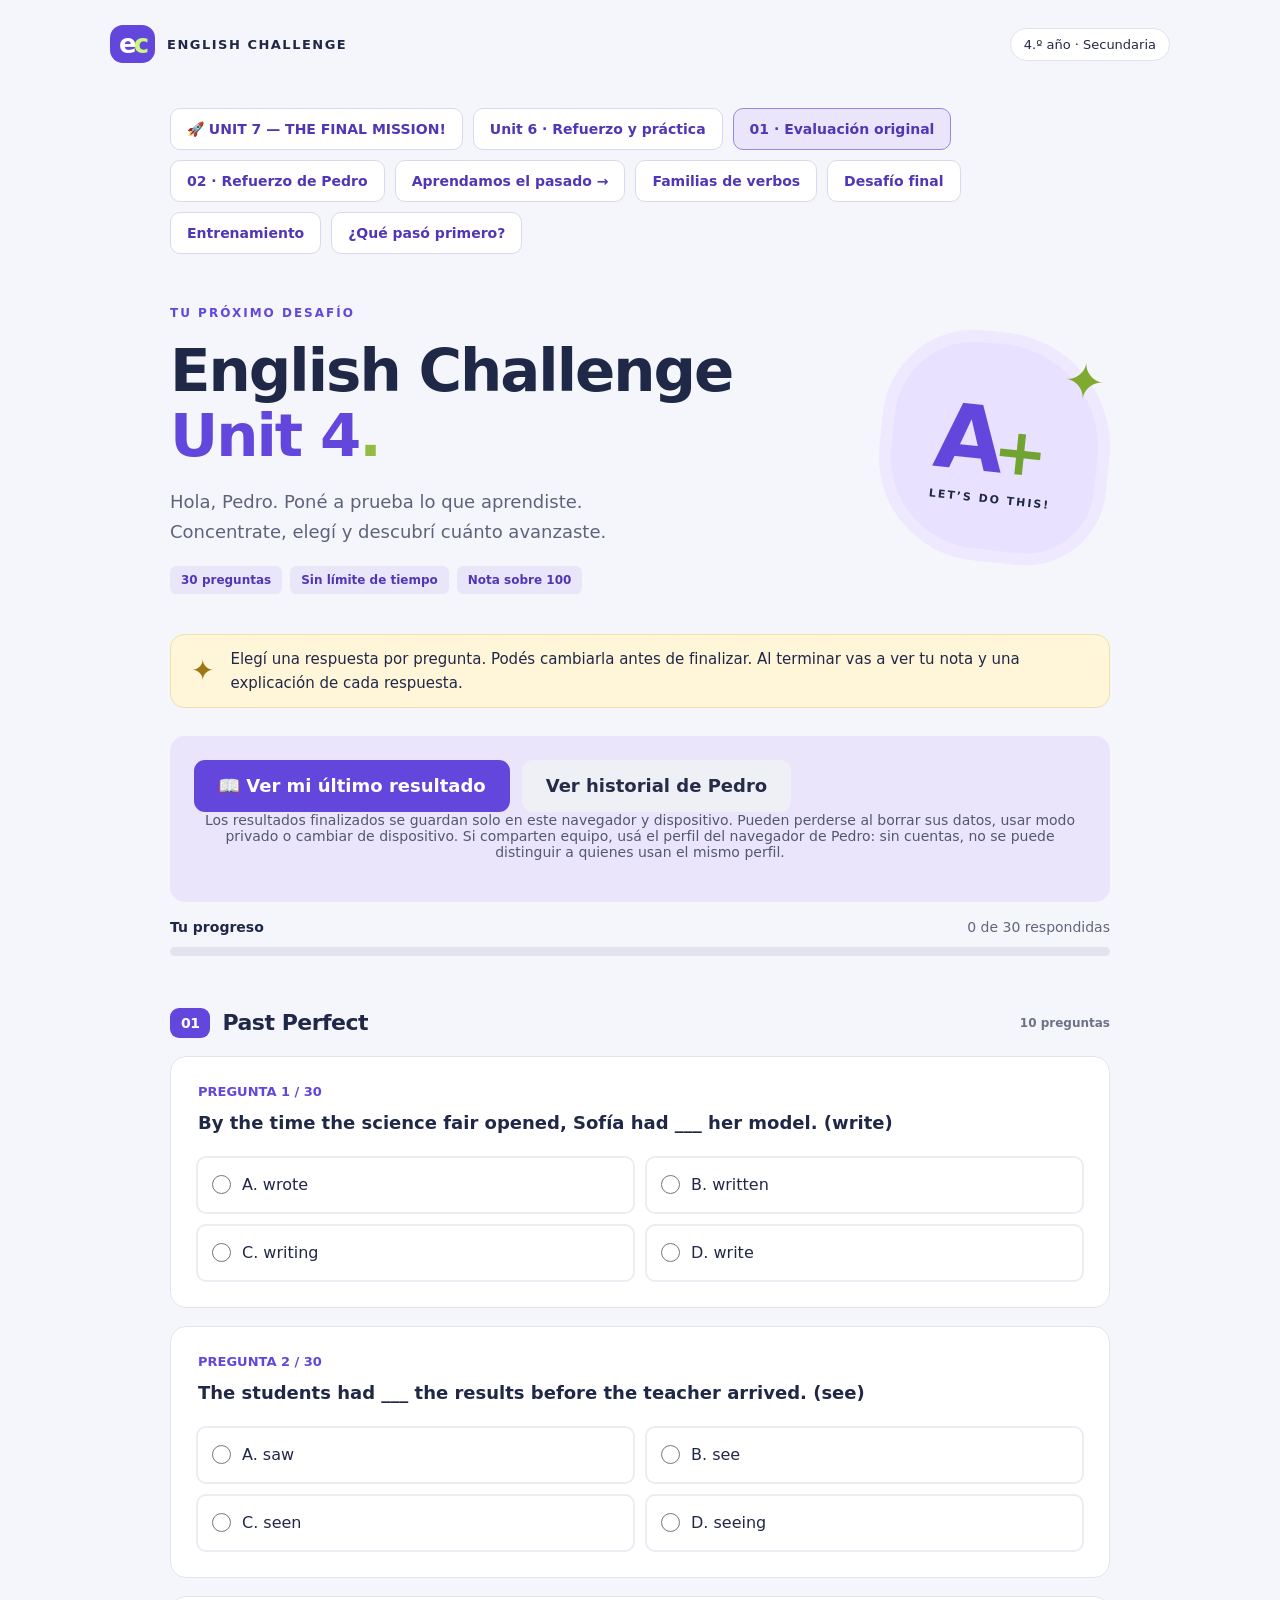
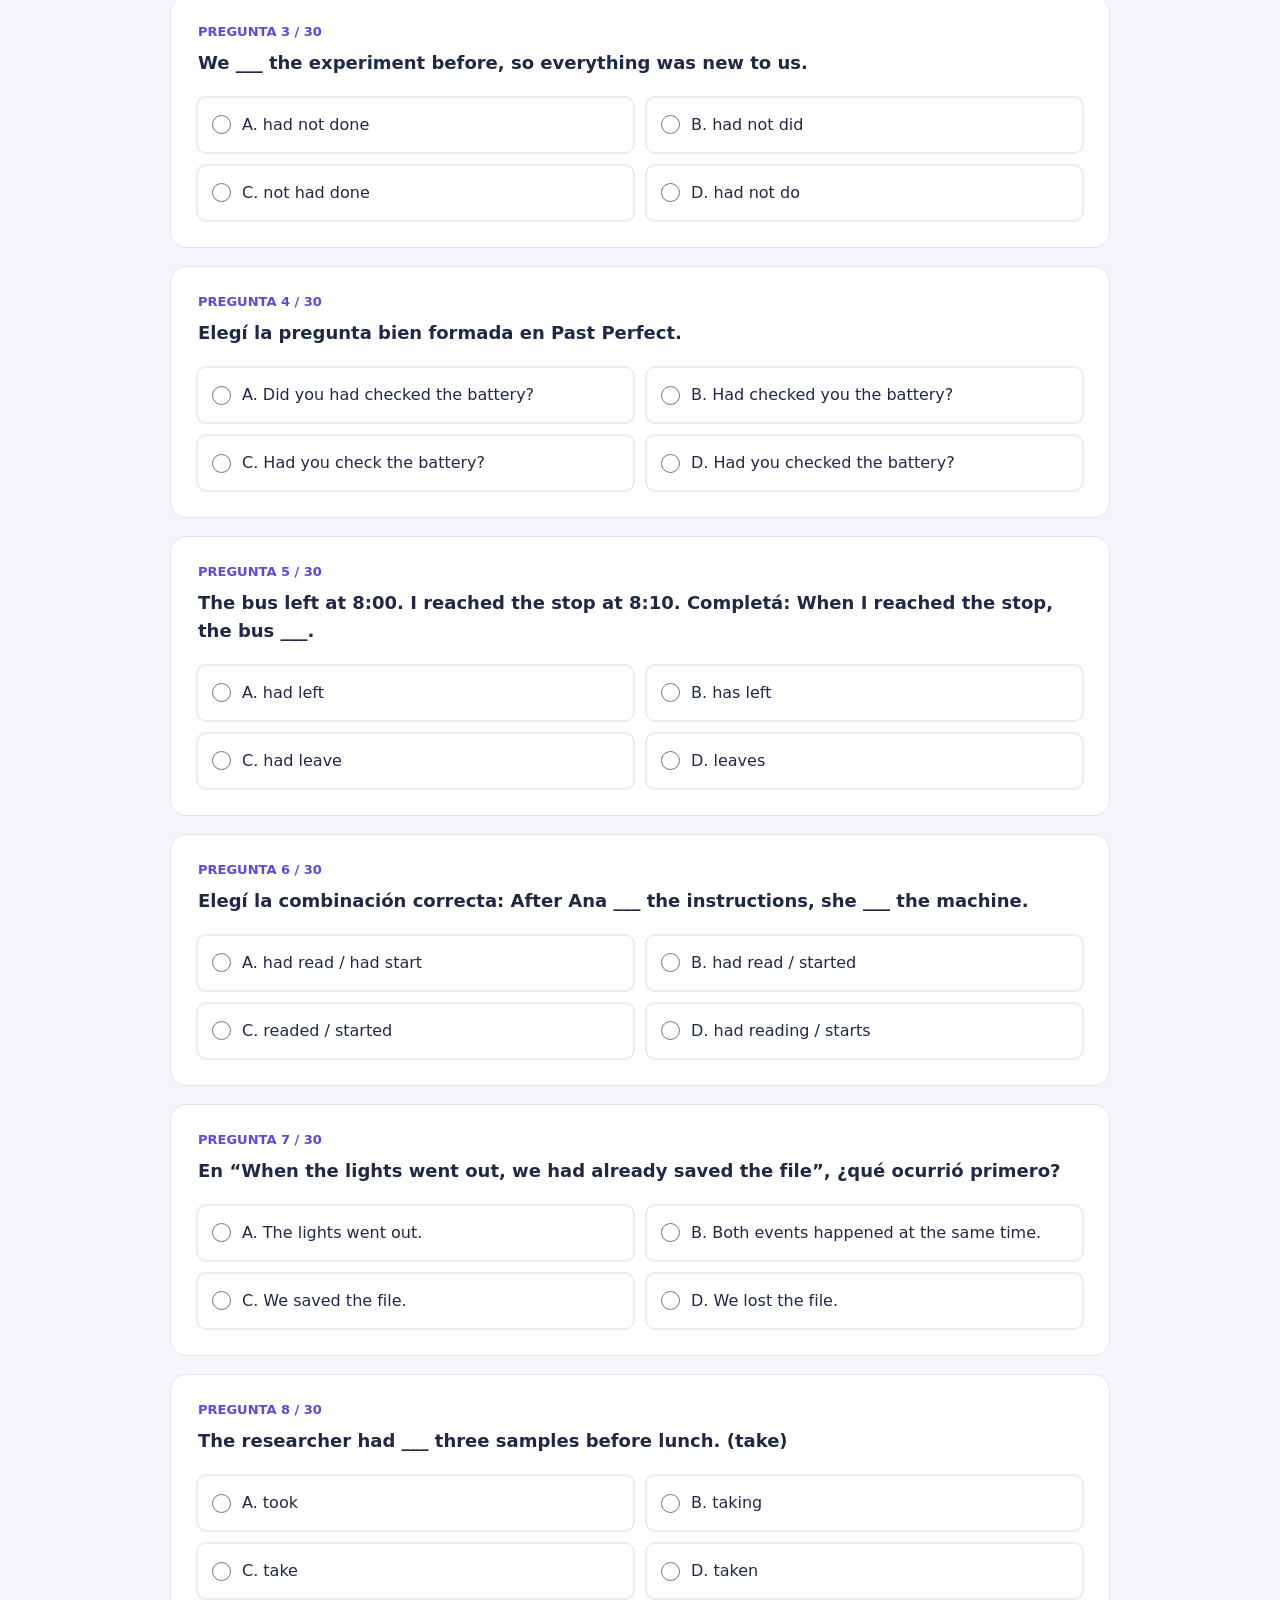
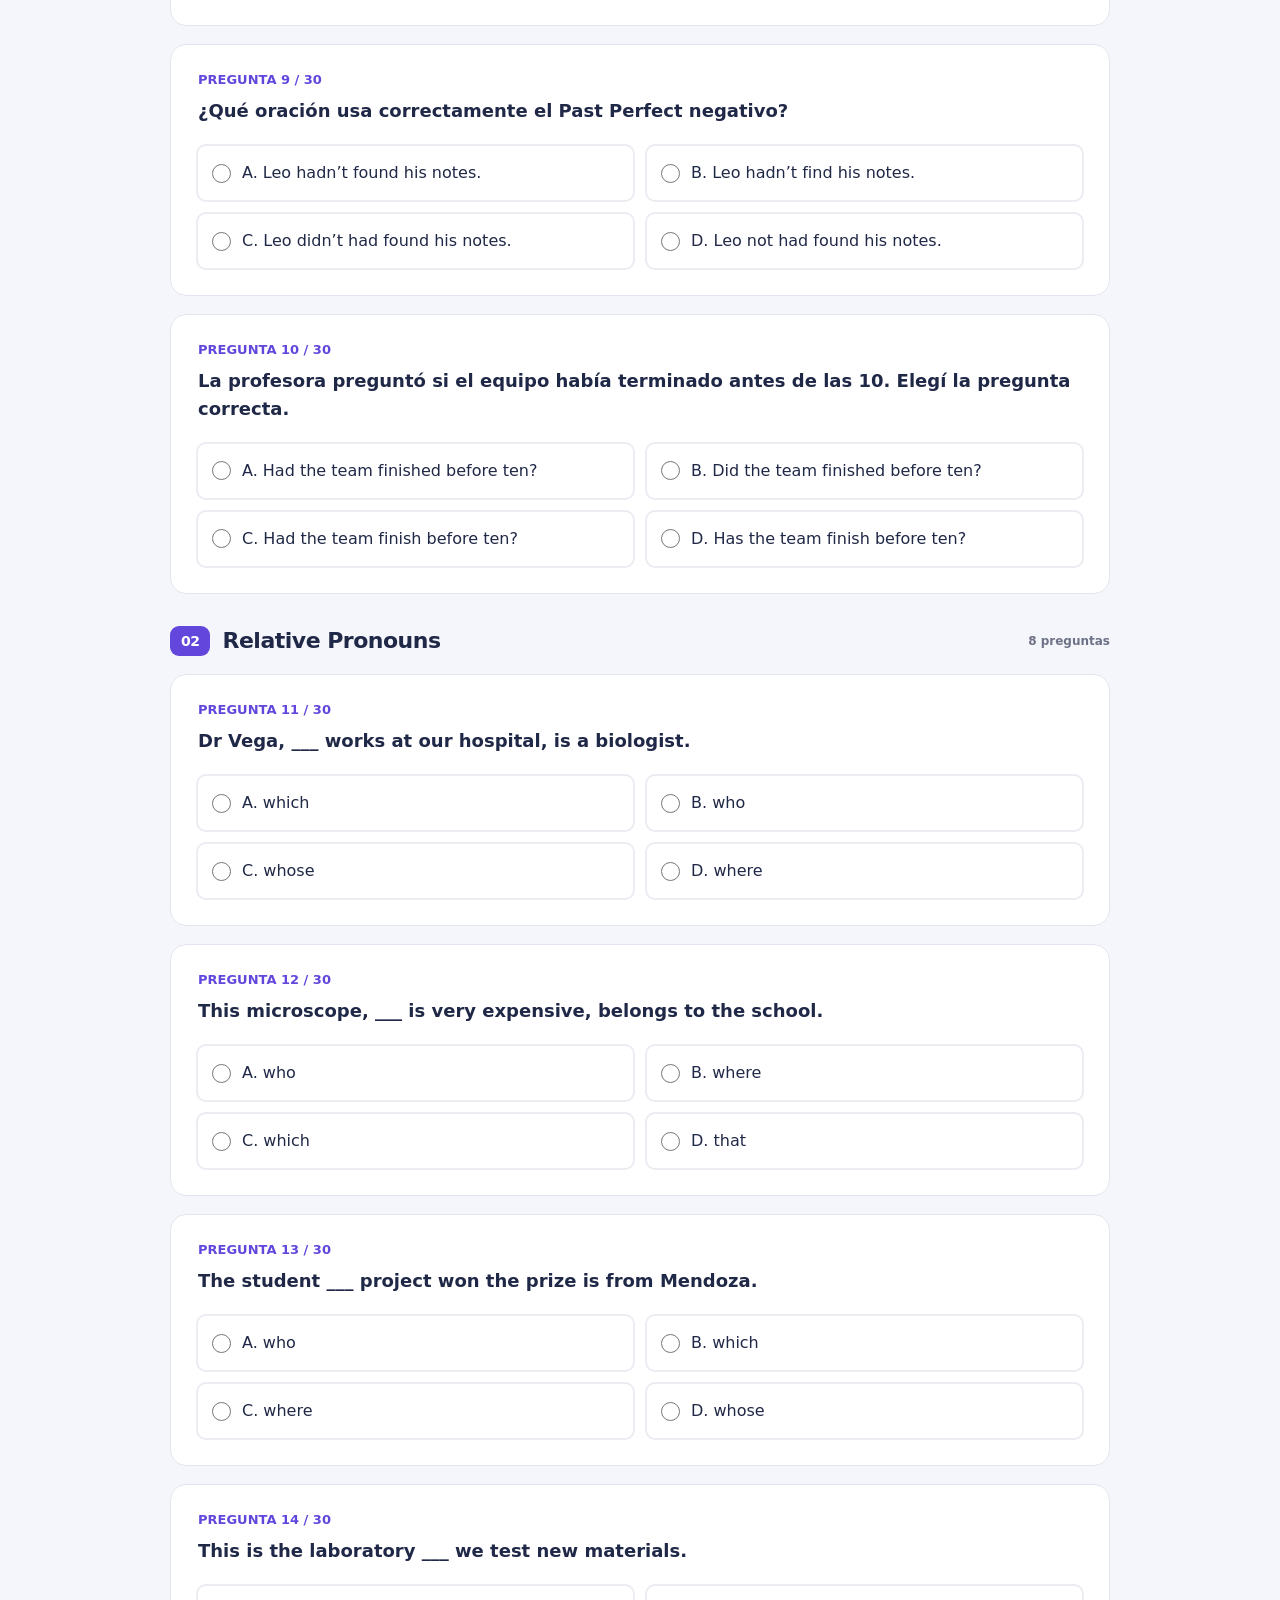
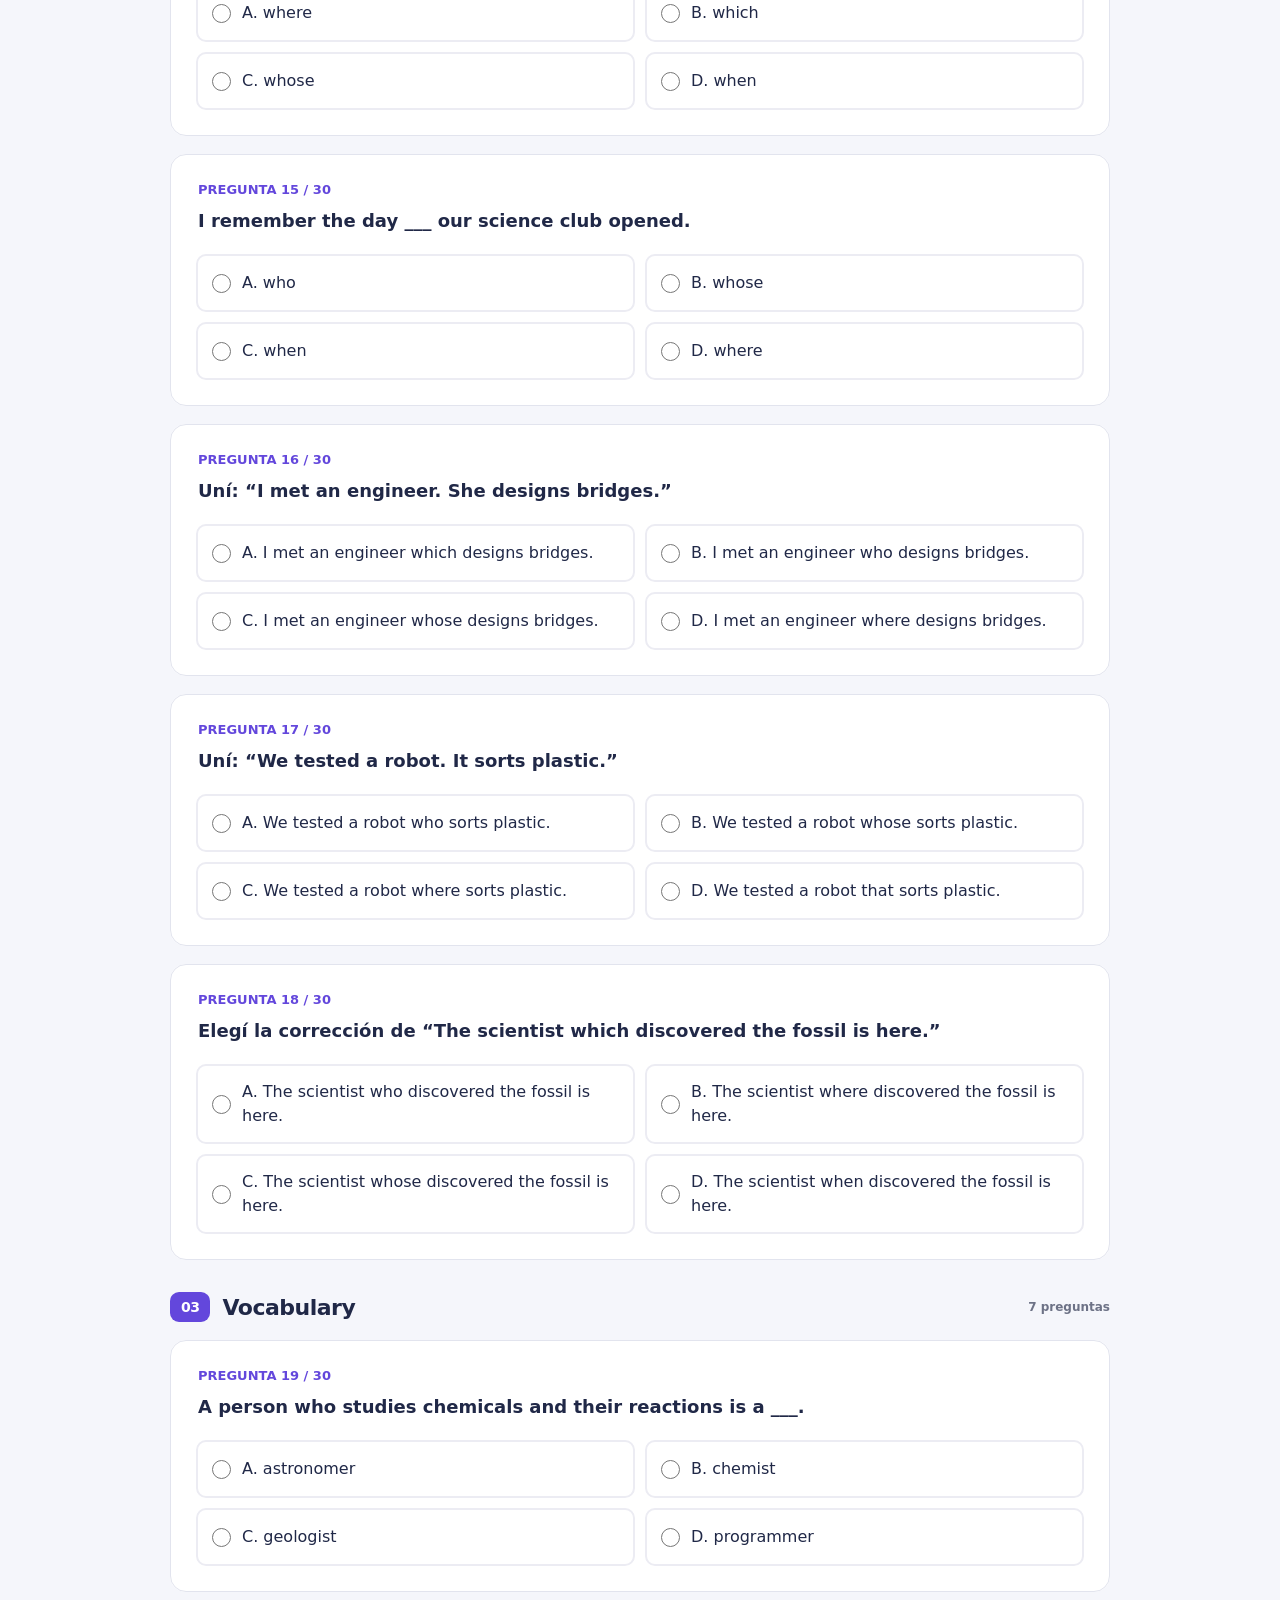
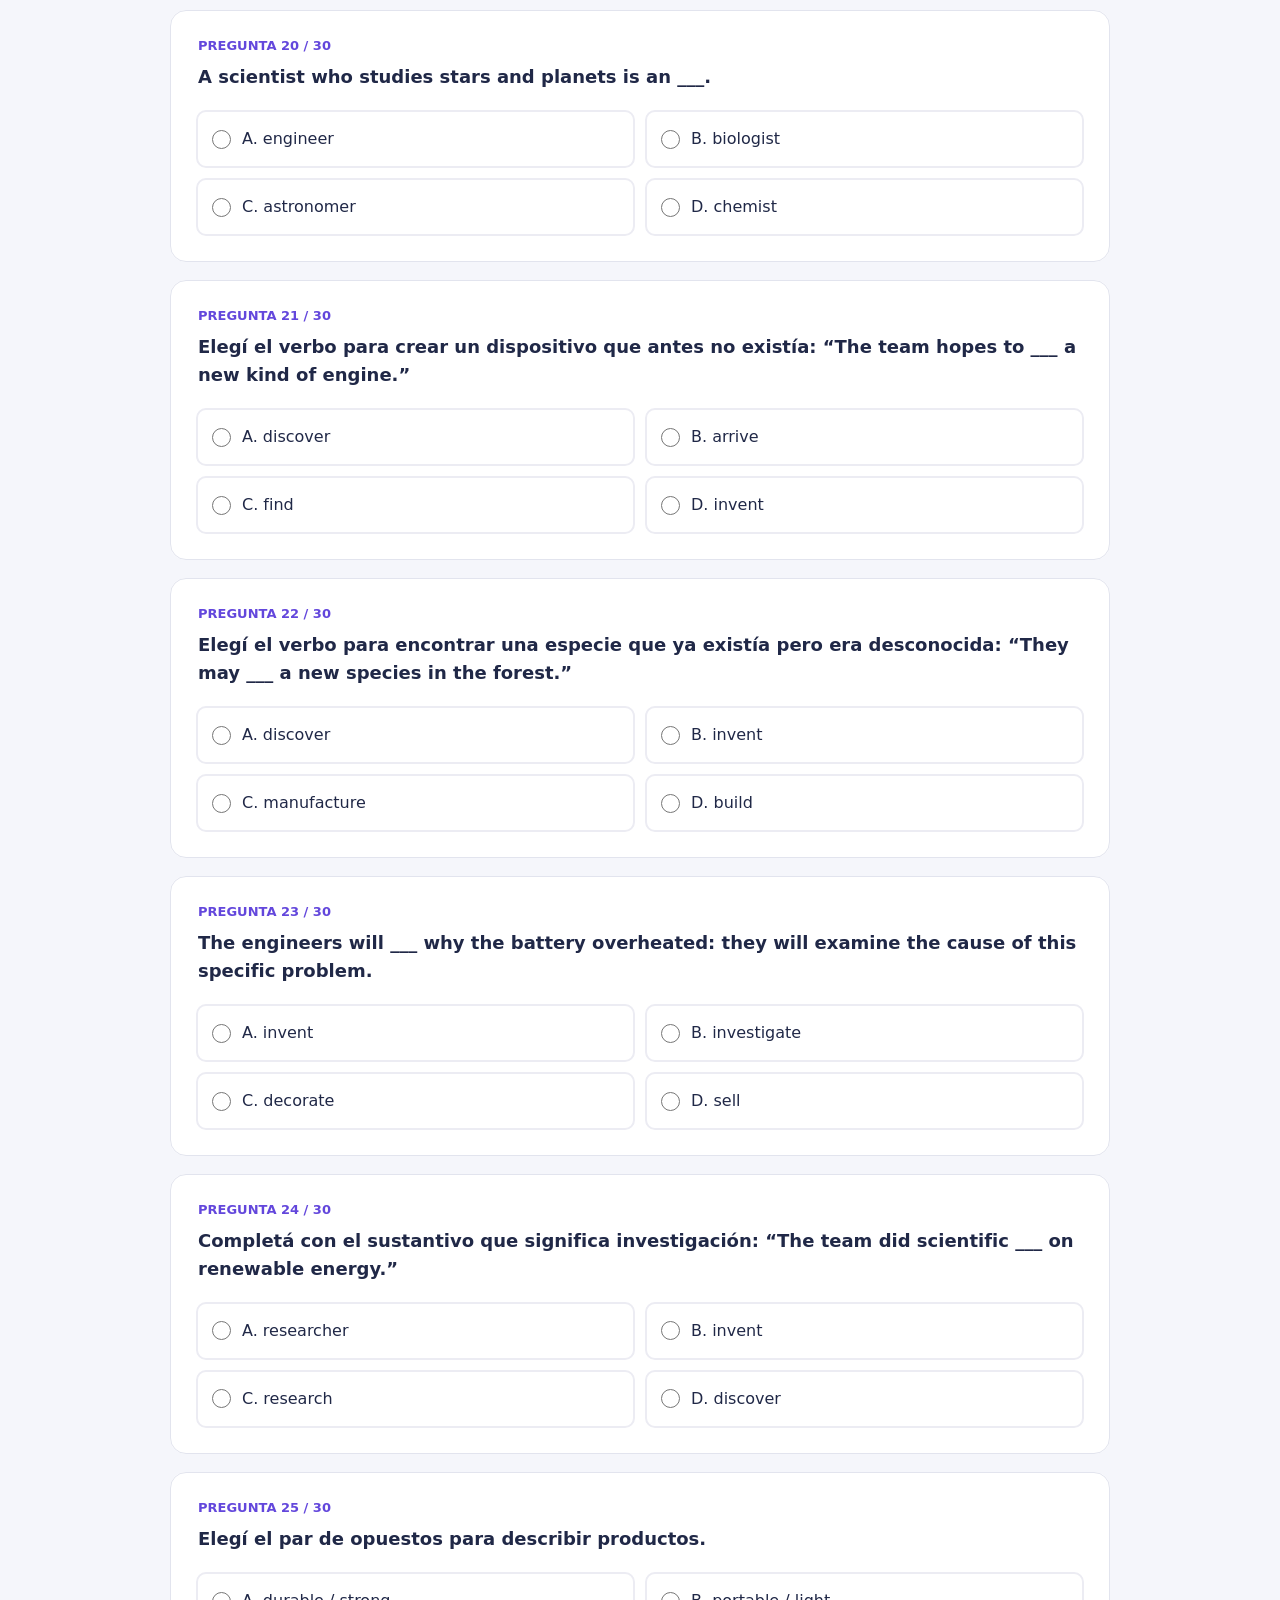
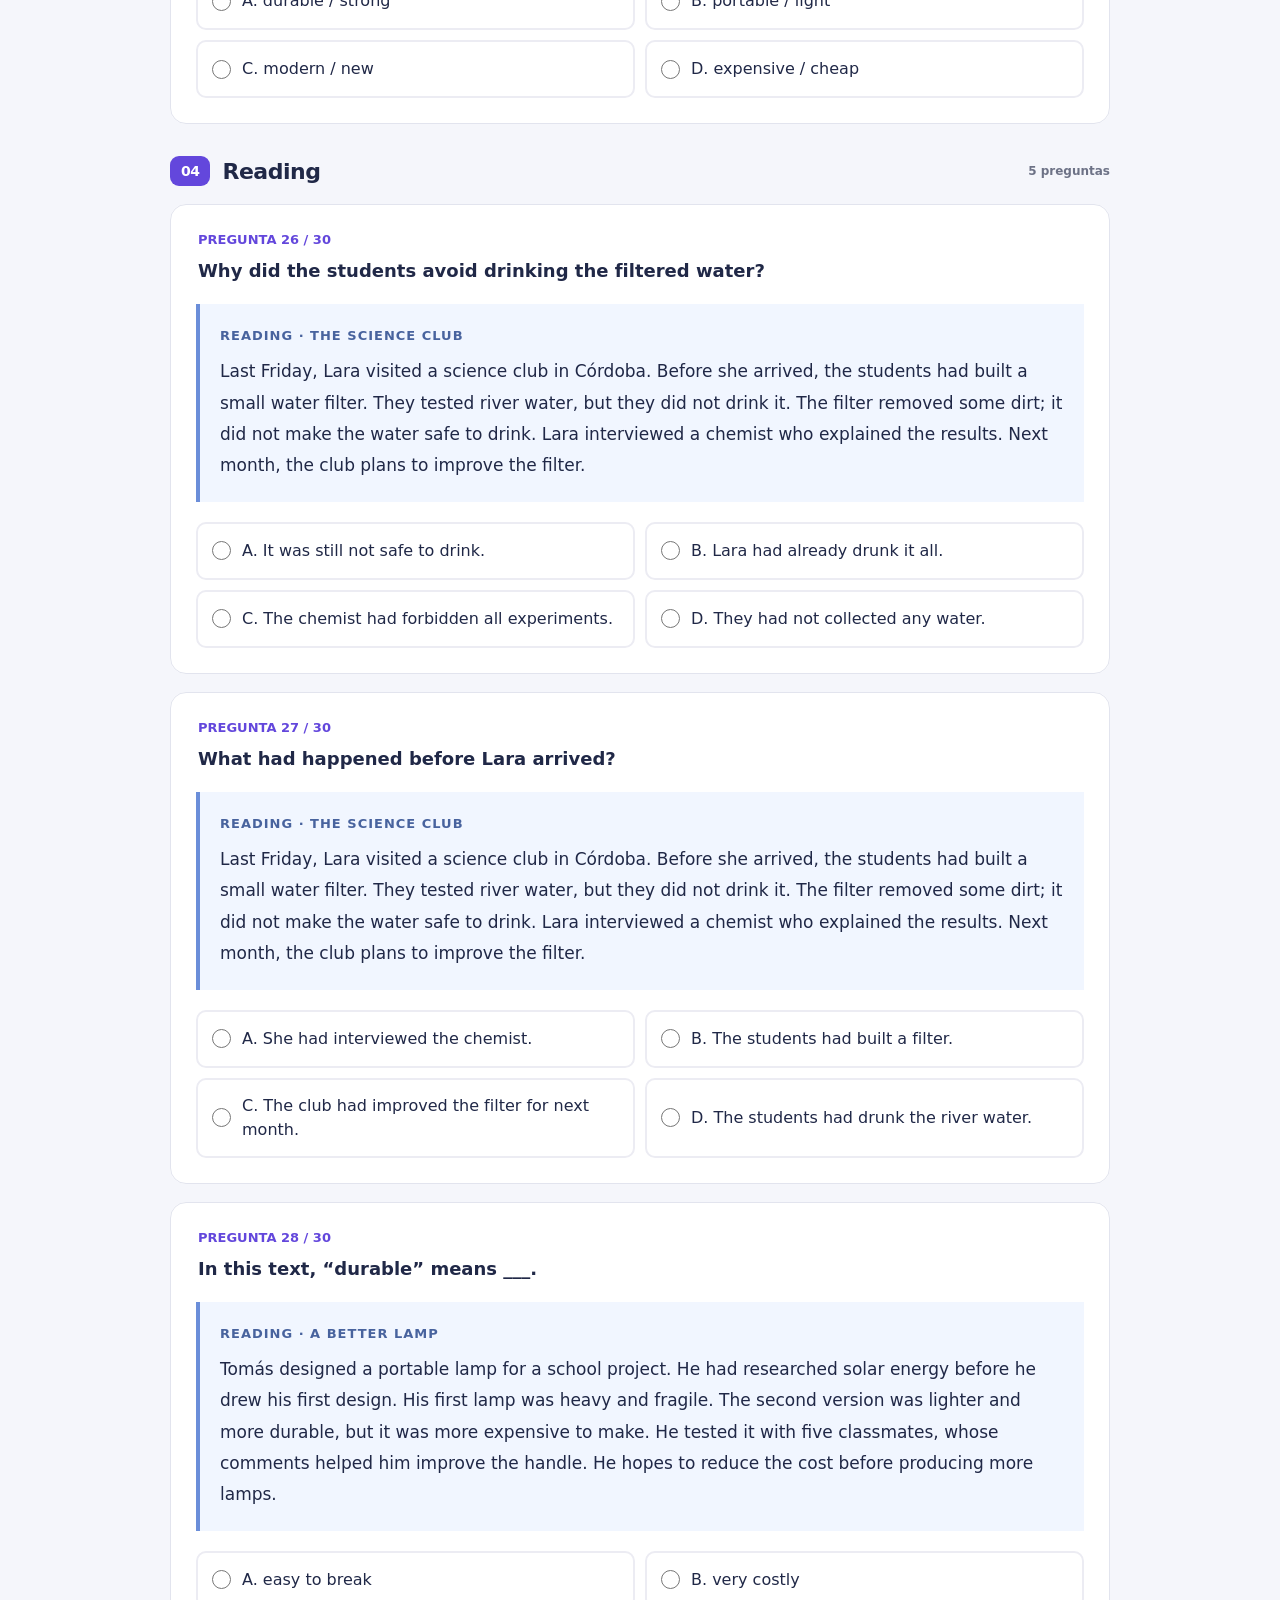
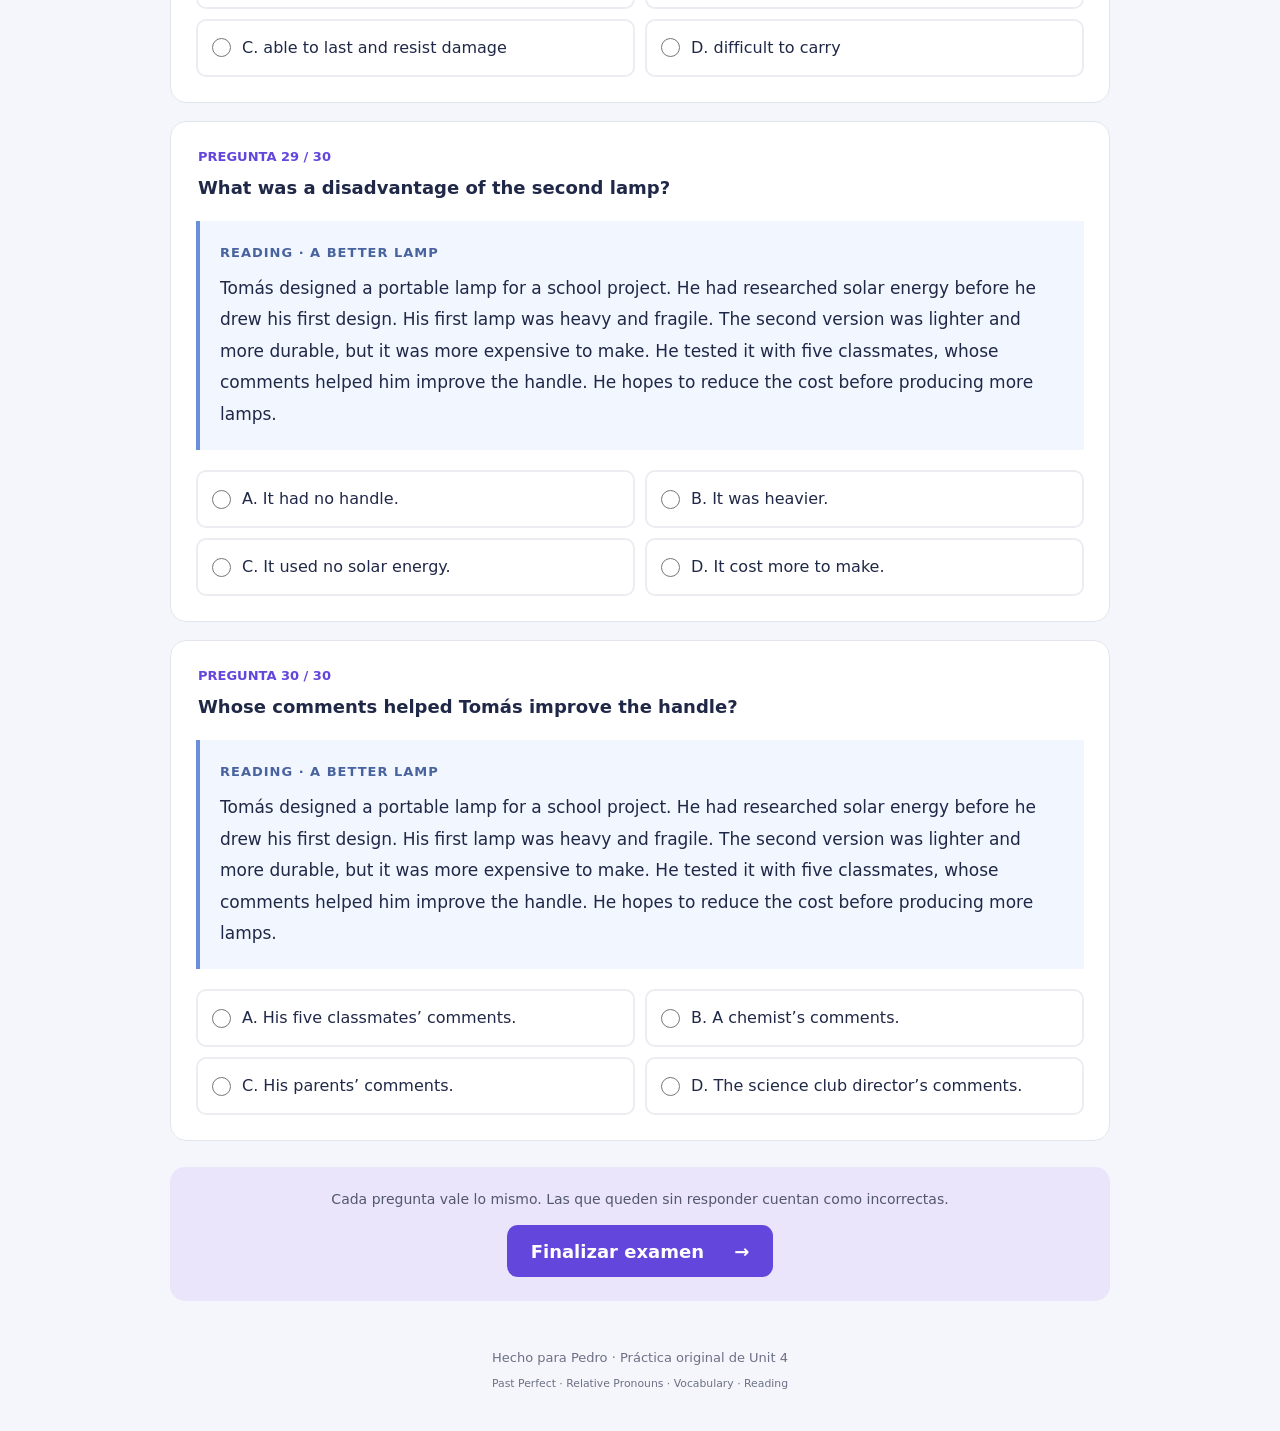
<file: index.html>
<!doctype html>
<html lang="es-AR">
<head>
  <meta charset="utf-8"><meta name="viewport" content="width=device-width, initial-scale=1">
  <title>English Challenge – Unit 4</title>
  <meta name="description" content="Examen de práctica de inglés para Pedro: 30 desafíos de la Unidad 4.">
  <link rel="stylesheet" href="styles.css">
  <script src="questions.js" defer></script><script src="history.js" defer></script><script src="report.js" defer></script><script src="app.js" defer></script>
</head>
<body>
  <header><a class="brand" href="index.html"><span class="logo" aria-hidden="true">e<span>c</span></span> ENGLISH CHALLENGE</a><span class="badge">4.º año · Secundaria</span></header>
  <main>
    <nav class="challenge-nav" aria-label="Secciones"><a href="unit7.html">🚀 UNIT 7 — THE FINAL MISSION!</a><a href="unit6.html">Unit 6 · Refuerzo y práctica</a><a href="index.html" aria-current="page">01 · Evaluación original</a><a href="refuerzo.html">02 · Refuerzo de Pedro</a><a href="learning.html">Aprendamos el pasado →</a><a href="verb-families.html">Familias de verbos</a><a href="final.html">Desafío final</a><a href="precision.html">Entrenamiento</a><a href="first-events.html">¿Qué pasó primero?</a></nav>
    <section class="hero"><div><span class="eyebrow">TU PRÓXIMO DESAFÍO</span><h1>English Challenge <span>Unit 4<span class="dot">.</span></span></h1><p>Hola, Pedro. Poné a prueba lo que aprendiste.<br>Concentrate, elegí y descubrí cuánto avanzaste.</p><div class="chips"><span>30 preguntas</span><span>Sin límite de tiempo</span><span>Nota sobre 100</span></div></div><div class="hero-art" aria-hidden="true"><span class="orbit">✦</span><strong>A<span>+</span></strong><small>LET’S DO THIS!</small></div></section>
    <section class="instructions"><span aria-hidden="true">✦</span><p>Elegí una respuesta por pregunta. Podés cambiarla antes de finalizar. Al terminar vas a ver tu nota y una explicación de cada respuesta.</p></section>
    <section class="finish" aria-label="Resultados locales de Pedro">
      <div class="result-actions"><button id="last-result" class="primary" type="button">📖 Ver mi último resultado</button><button id="show-history" class="secondary" type="button">Ver historial de Pedro</button></div>
      <p>Los resultados finalizados se guardan solo en este navegador y dispositivo. Pueden perderse al borrar sus datos, usar modo privado o cambiar de dispositivo. Si comparten equipo, usá el perfil del navegador de Pedro: sin cuentas, no se puede distinguir a quienes usan el mismo perfil.</p>
      <p id="history-status" role="status" aria-live="polite"></p>
    </section>
    <section id="history-panel" hidden tabindex="-1" aria-label="Historial local de Pedro"></section>
    <section id="results" hidden tabindex="-1" aria-label="Resultado del examen"></section>
    <div id="exam-area"><div class="progress-panel"><div><strong>Tu progreso</strong><span id="progress-text" aria-live="polite">0 de 30 respondidas</span></div><progress id="progress" value="0" max="30" aria-label="Preguntas respondidas"></progress></div>
    <form id="exam" novalidate><div id="questions"></div><div class="finish"><p id="finish-note">Cada pregunta vale lo mismo. Las que queden sin responder cuentan como incorrectas.</p><button class="primary" type="submit">Finalizar examen <span aria-hidden="true">→</span></button></div></form></div>
    <section id="review" hidden aria-label="Revisión del examen"></section>
    <footer>Hecho para Pedro · Práctica original de Unit 4<br><small>Past Perfect · Relative Pronouns · Vocabulary · Reading</small></footer>
  </main>
  <dialog id="pending-dialog" aria-labelledby="pending-title" aria-describedby="pending-description">
    <h2 id="pending-title">Te quedan preguntas por responder</h2>
    <p id="pending-description"></p>
    <div class="dialog-actions"><button id="return-to-exam" class="primary" type="button" autofocus>Volver a responder</button><button id="finish-anyway" class="secondary" type="button">Finalizar igualmente</button></div>
  </dialog>
</body></html>
</file>
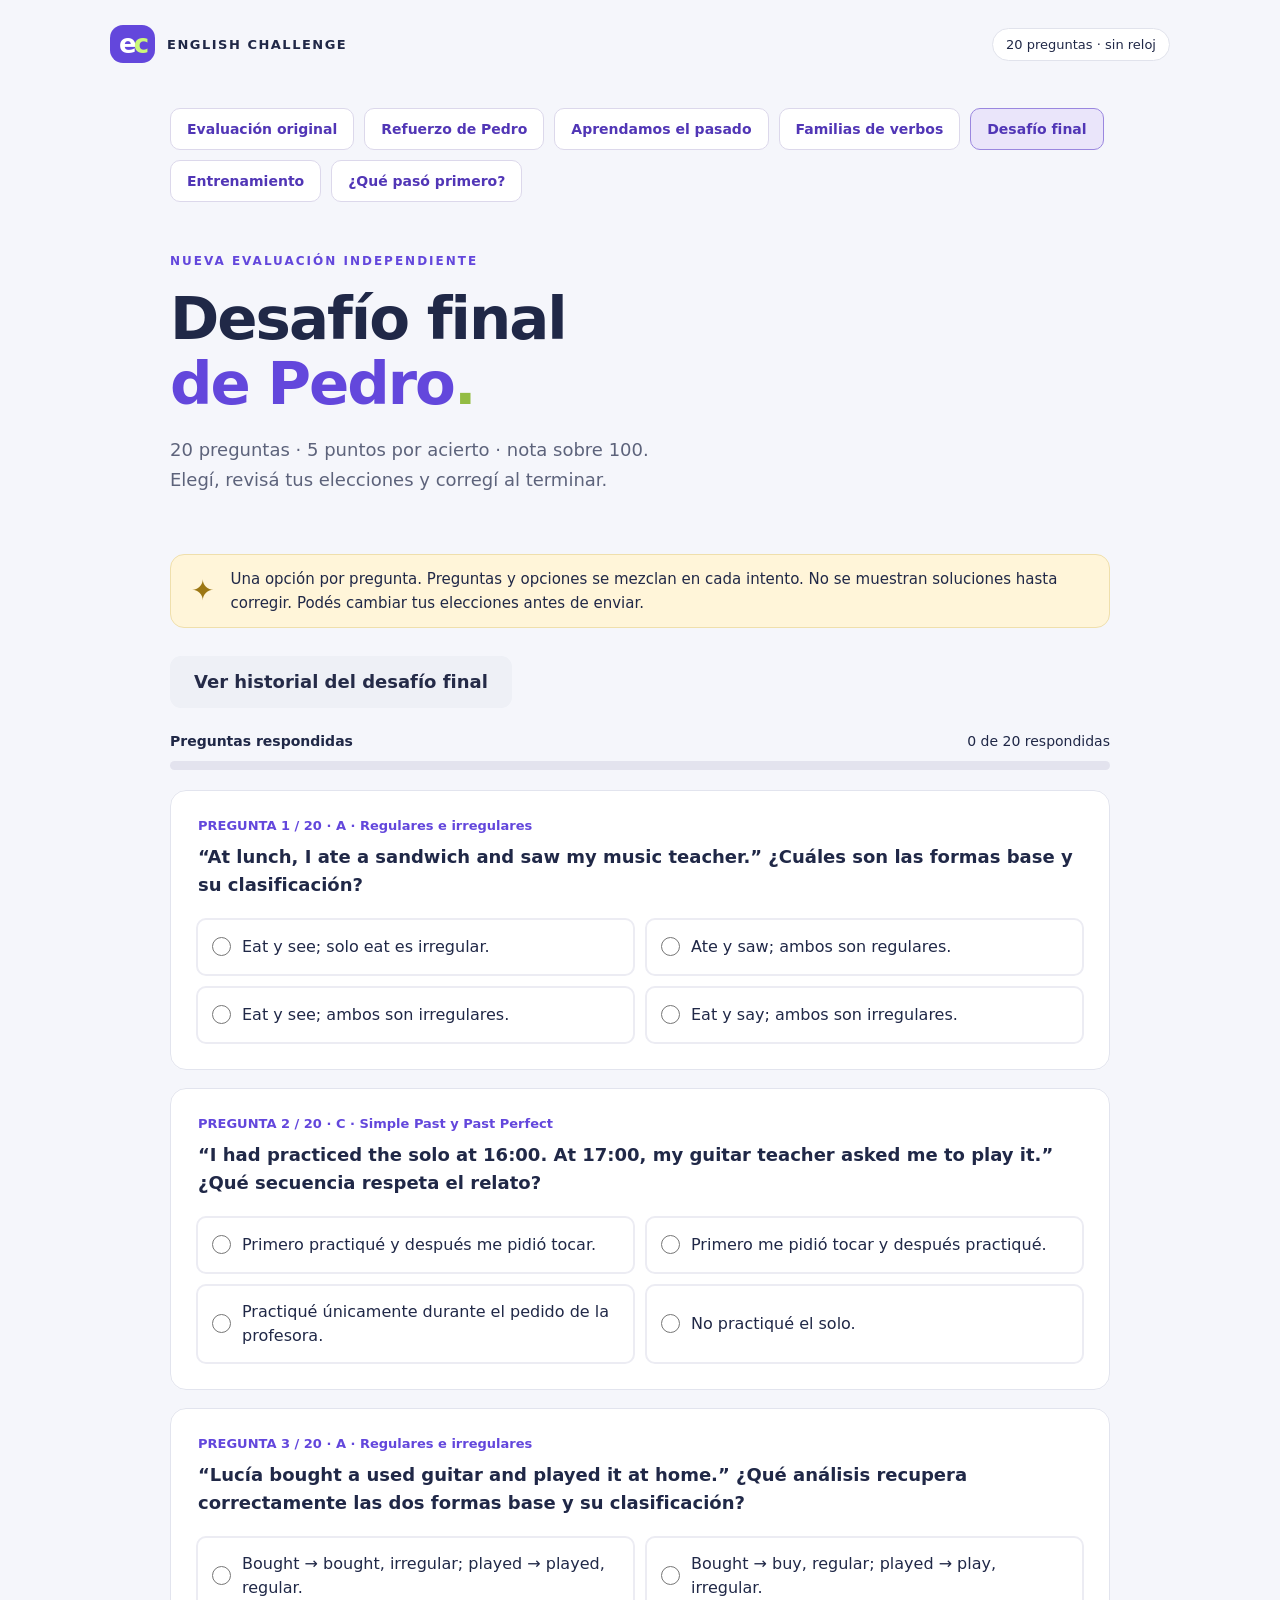
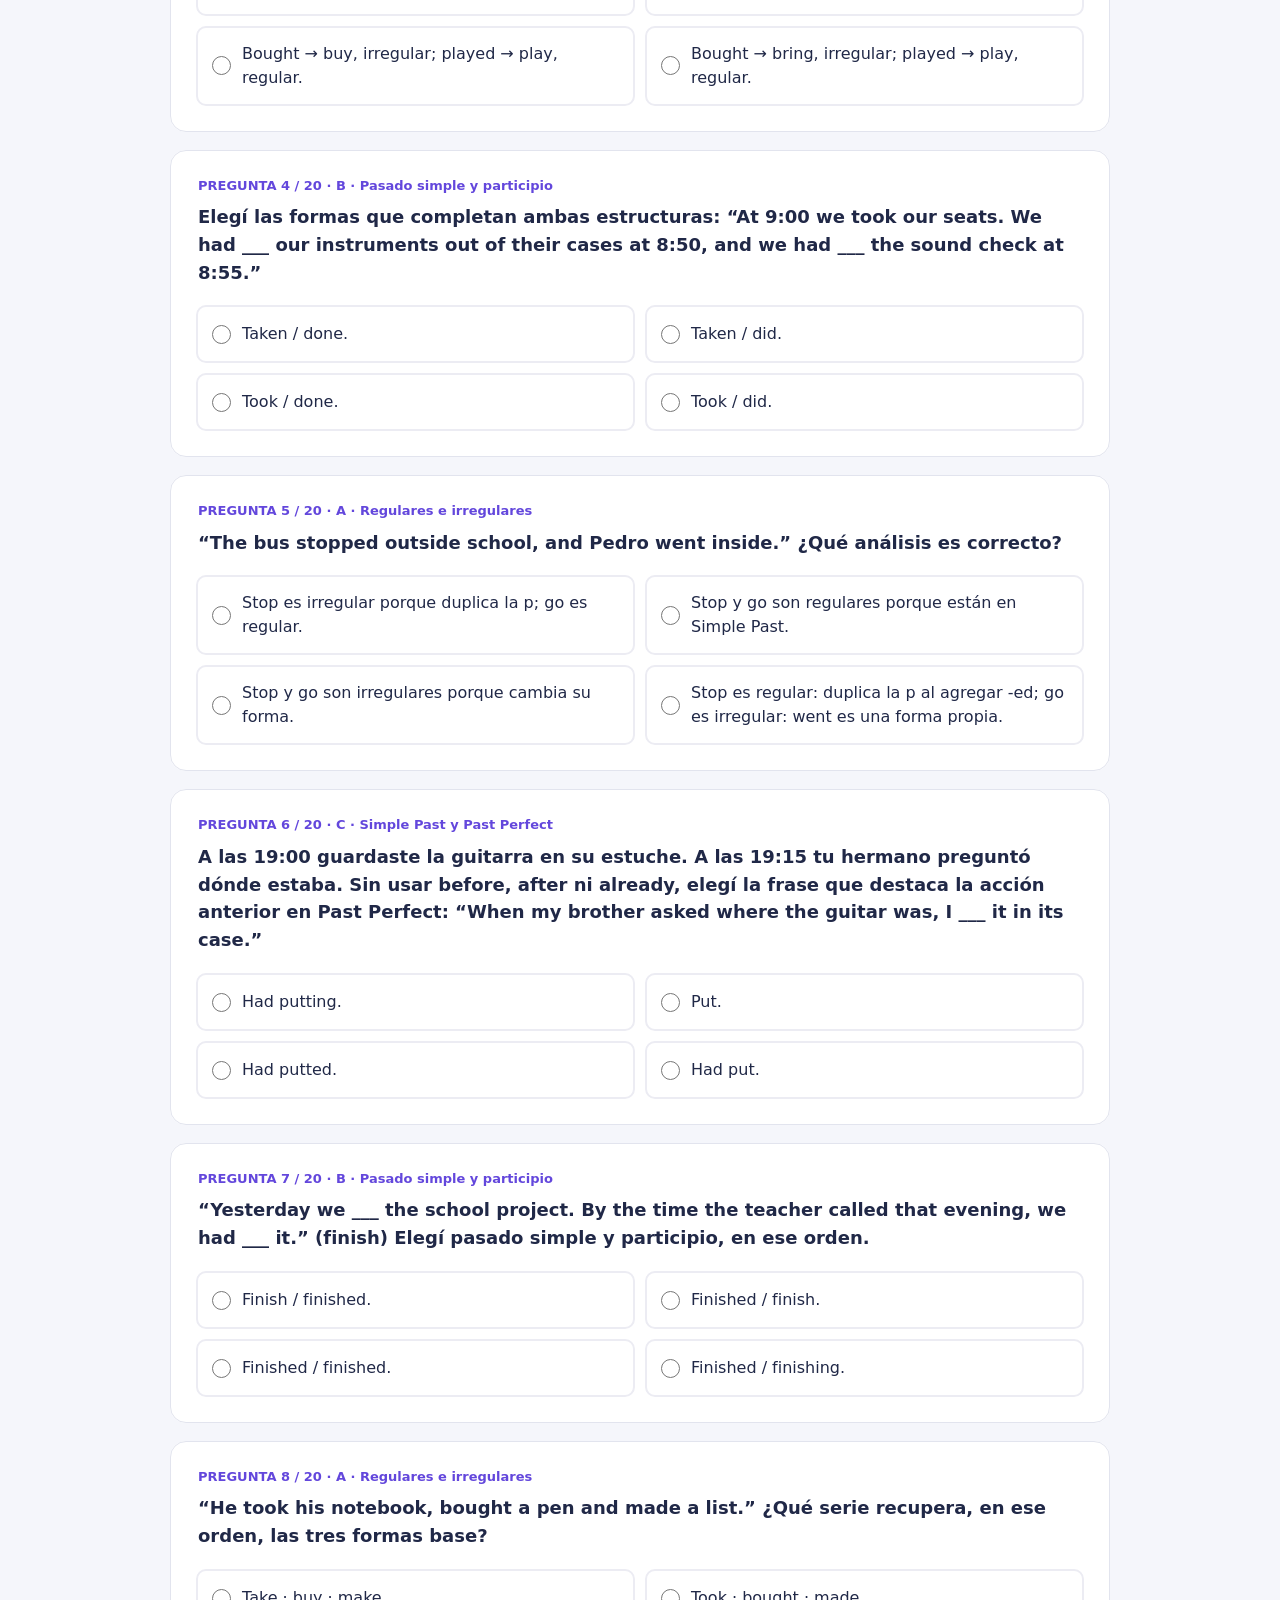
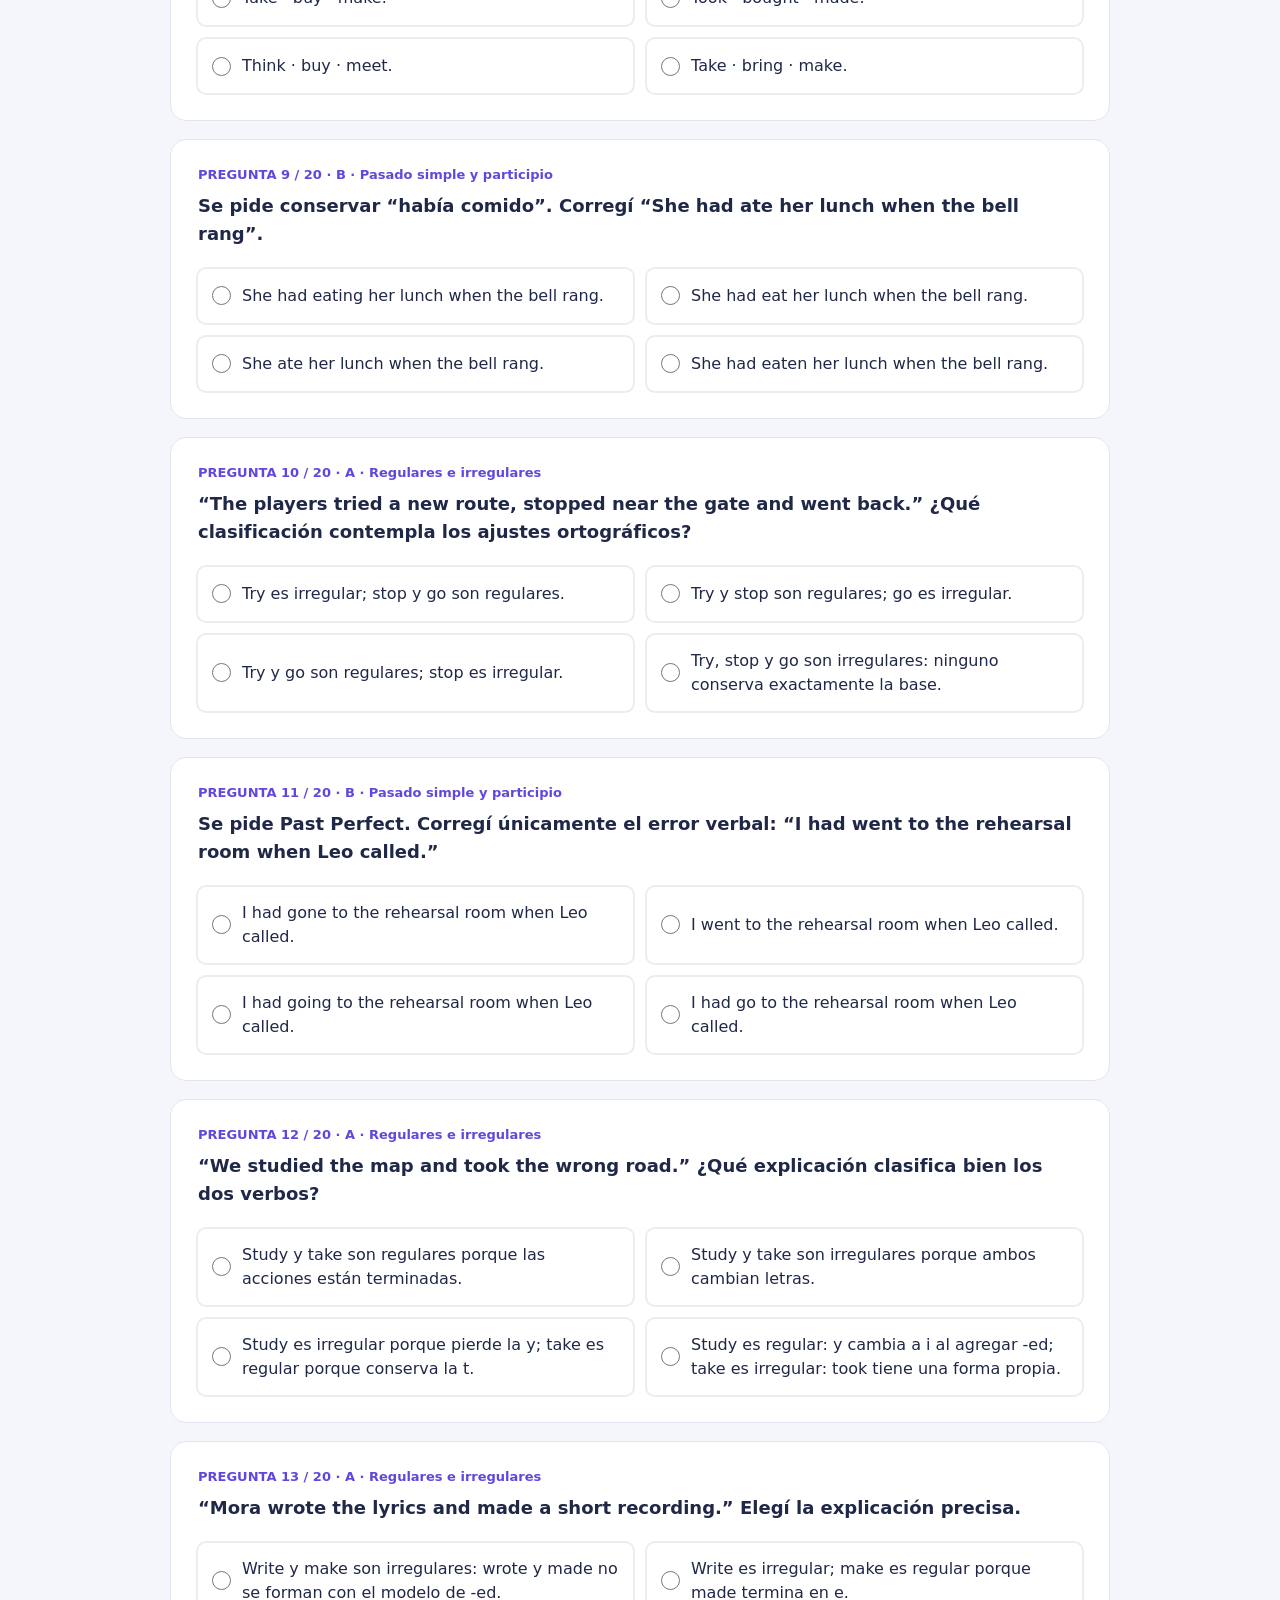
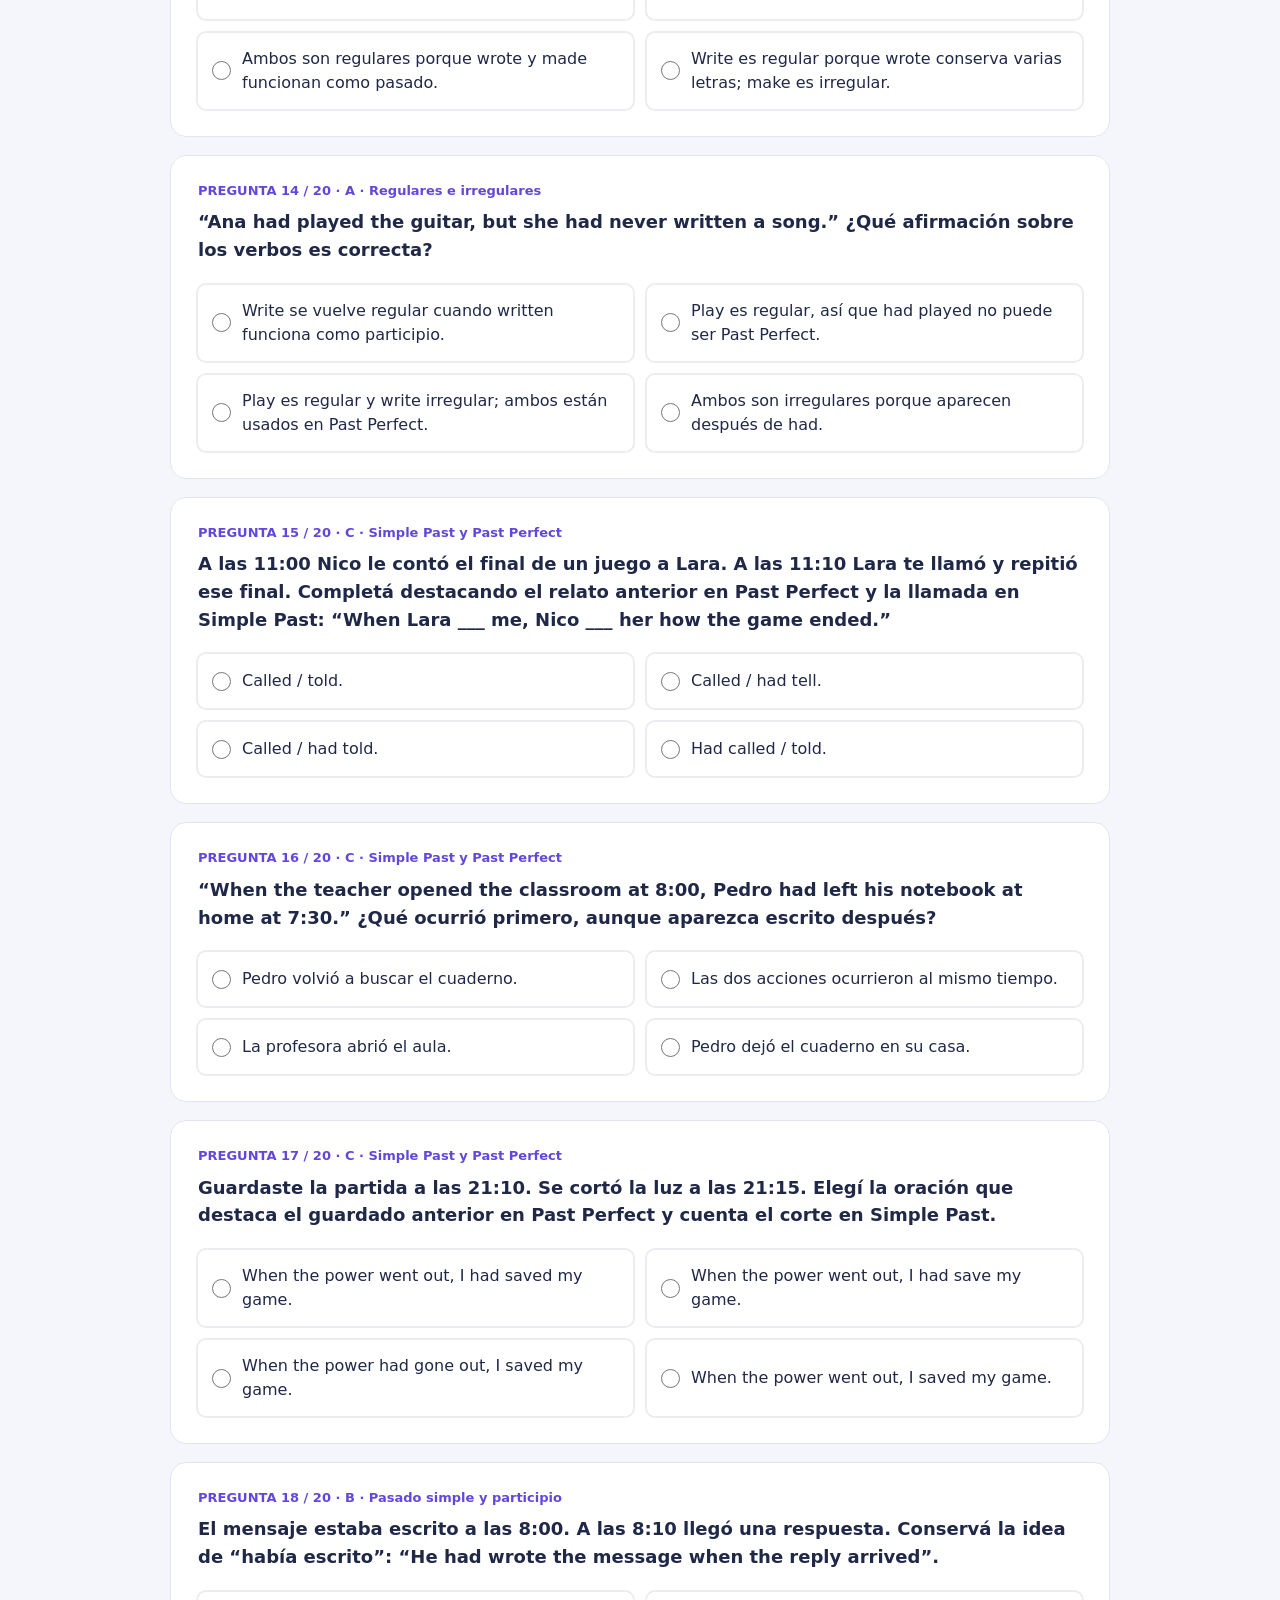
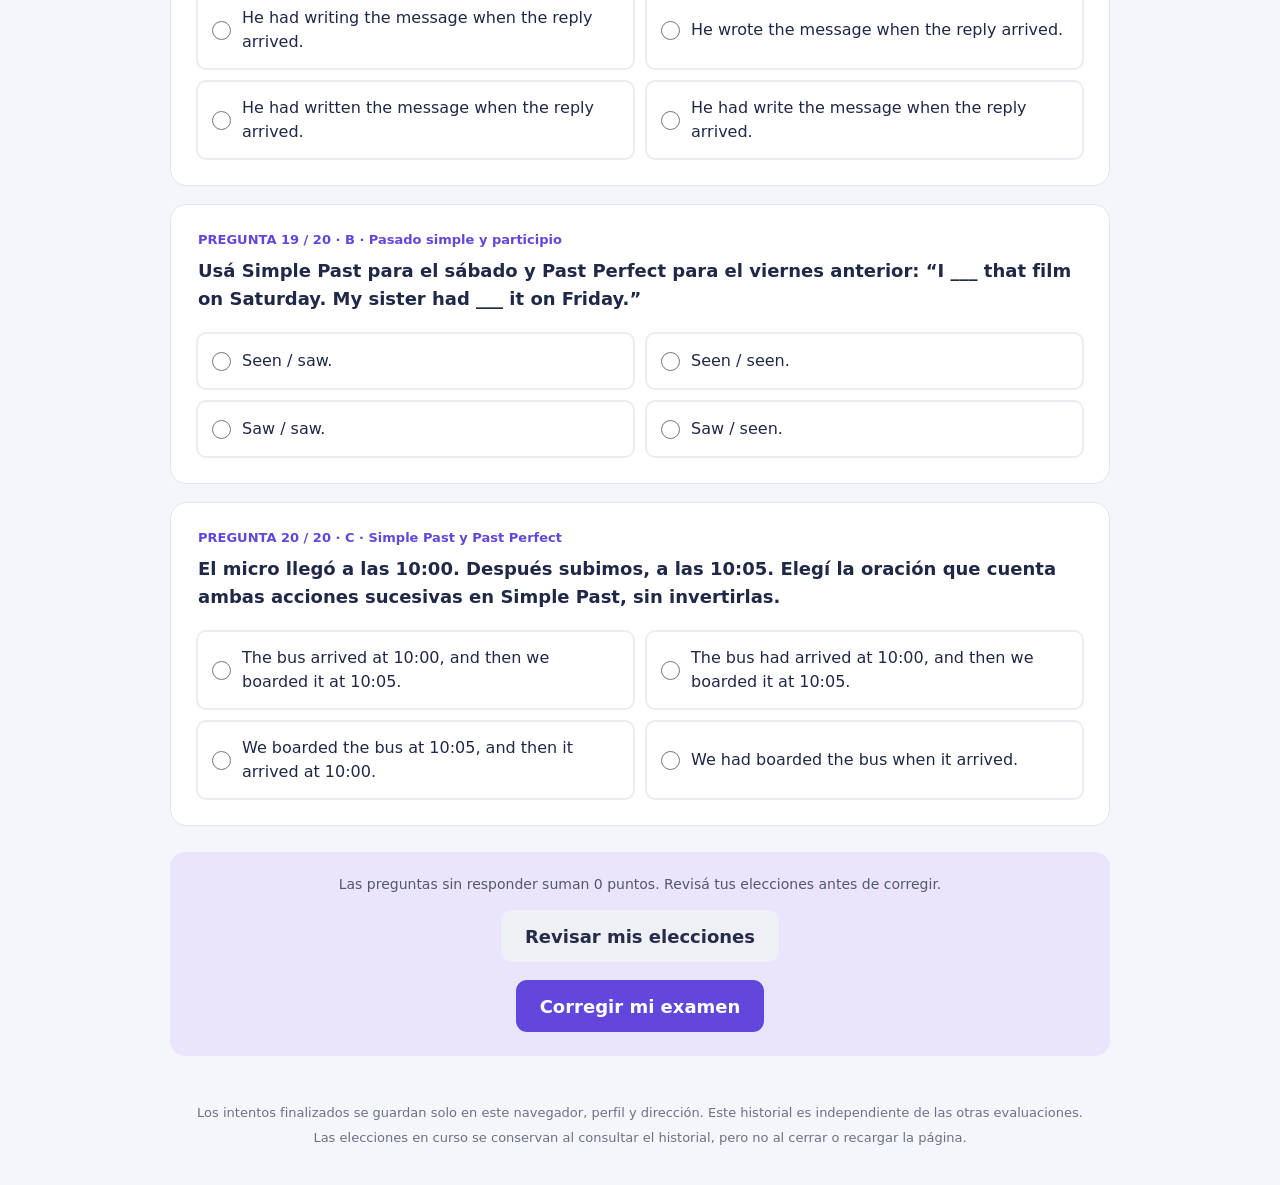
<file: final.html>
<!doctype html>
<html lang="es-AR"><head><meta charset="utf-8"><meta name="viewport" content="width=device-width, initial-scale=1"><title>Desafío final de Pedro · English Challenge</title><meta name="description" content="20 ejercicios de inglés, nota sobre 100 y devolución al terminar."><link rel="stylesheet" href="styles.css"><script src="final-questions.js" defer></script><script src="final-exam.js" defer></script></head>
<body><header><a class="brand" href="index.html"><span class="logo" aria-hidden="true">e<span>c</span></span> ENGLISH CHALLENGE</a><span class="badge">20 preguntas · sin reloj</span></header><main>
<nav class="challenge-nav" aria-label="Secciones"><a href="index.html">Evaluación original</a><a href="refuerzo.html">Refuerzo de Pedro</a><a href="learning.html">Aprendamos el pasado</a><a href="verb-families.html">Familias de verbos</a><a href="final.html" aria-current="page">Desafío final</a><a href="precision.html">Entrenamiento</a><a href="first-events.html">¿Qué pasó primero?</a></nav>
<section class="hero"><div><span class="eyebrow">NUEVA EVALUACIÓN INDEPENDIENTE</span><h1>Desafío final <span>de Pedro<span class="dot">.</span></span></h1><p>20 preguntas · 5 puntos por acierto · nota sobre 100.<br>Elegí, revisá tus elecciones y corregí al terminar.</p></div></section>
<section class="instructions"><span aria-hidden="true">✦</span><p>Una opción por pregunta. Preguntas y opciones se mezclan en cada intento. No se muestran soluciones hasta corregir. Podés cambiar tus elecciones antes de enviar.</p></section>
<div class="result-actions"><button id="final-show-history" type="button" class="secondary">Ver historial del desafío final</button></div><p id="final-status" class="answer-line" role="status" aria-live="polite"></p>
<section id="final-history" hidden tabindex="-1" aria-label="Historial del desafío final"></section><section id="final-results" hidden tabindex="-1" aria-label="Resultado del desafío final"></section>
<div id="final-exam-area"><div class="progress-panel"><div><strong>Preguntas respondidas</strong><span id="final-progress-text" aria-live="polite"></span></div><progress id="final-progress" max="20" value="0" aria-label="Preguntas respondidas"></progress></div>
<form id="final-form" novalidate><div id="final-questions"></div><div class="finish"><p>Las preguntas sin responder suman 0 puntos. Revisá tus elecciones antes de corregir.</p><button id="final-check-choices" class="secondary" type="button">Revisar mis elecciones</button><p id="final-choices-status" class="answer-line" role="status" aria-live="polite"></p><button type="submit" class="primary">Corregir mi examen</button></div></form></div>
<section id="final-review" hidden tabindex="-1" aria-label="Revisión del desafío final"></section>
<footer>Los intentos finalizados se guardan solo en este navegador, perfil y dirección. Este historial es independiente de las otras evaluaciones.<br>Las elecciones en curso se conservan al consultar el historial, pero no al cerrar o recargar la página.</footer>
</main><dialog id="final-pending" aria-labelledby="final-pending-title" aria-describedby="final-pending-text"><h2 id="final-pending-title">Hay preguntas pendientes</h2><p id="final-pending-text"></p><div class="dialog-actions"><button id="final-return" class="primary" type="button" autofocus>Volver a responder</button><button id="final-finish-anyway" class="secondary" type="button">Corregir igualmente</button></div></dialog></body></html>
</file>
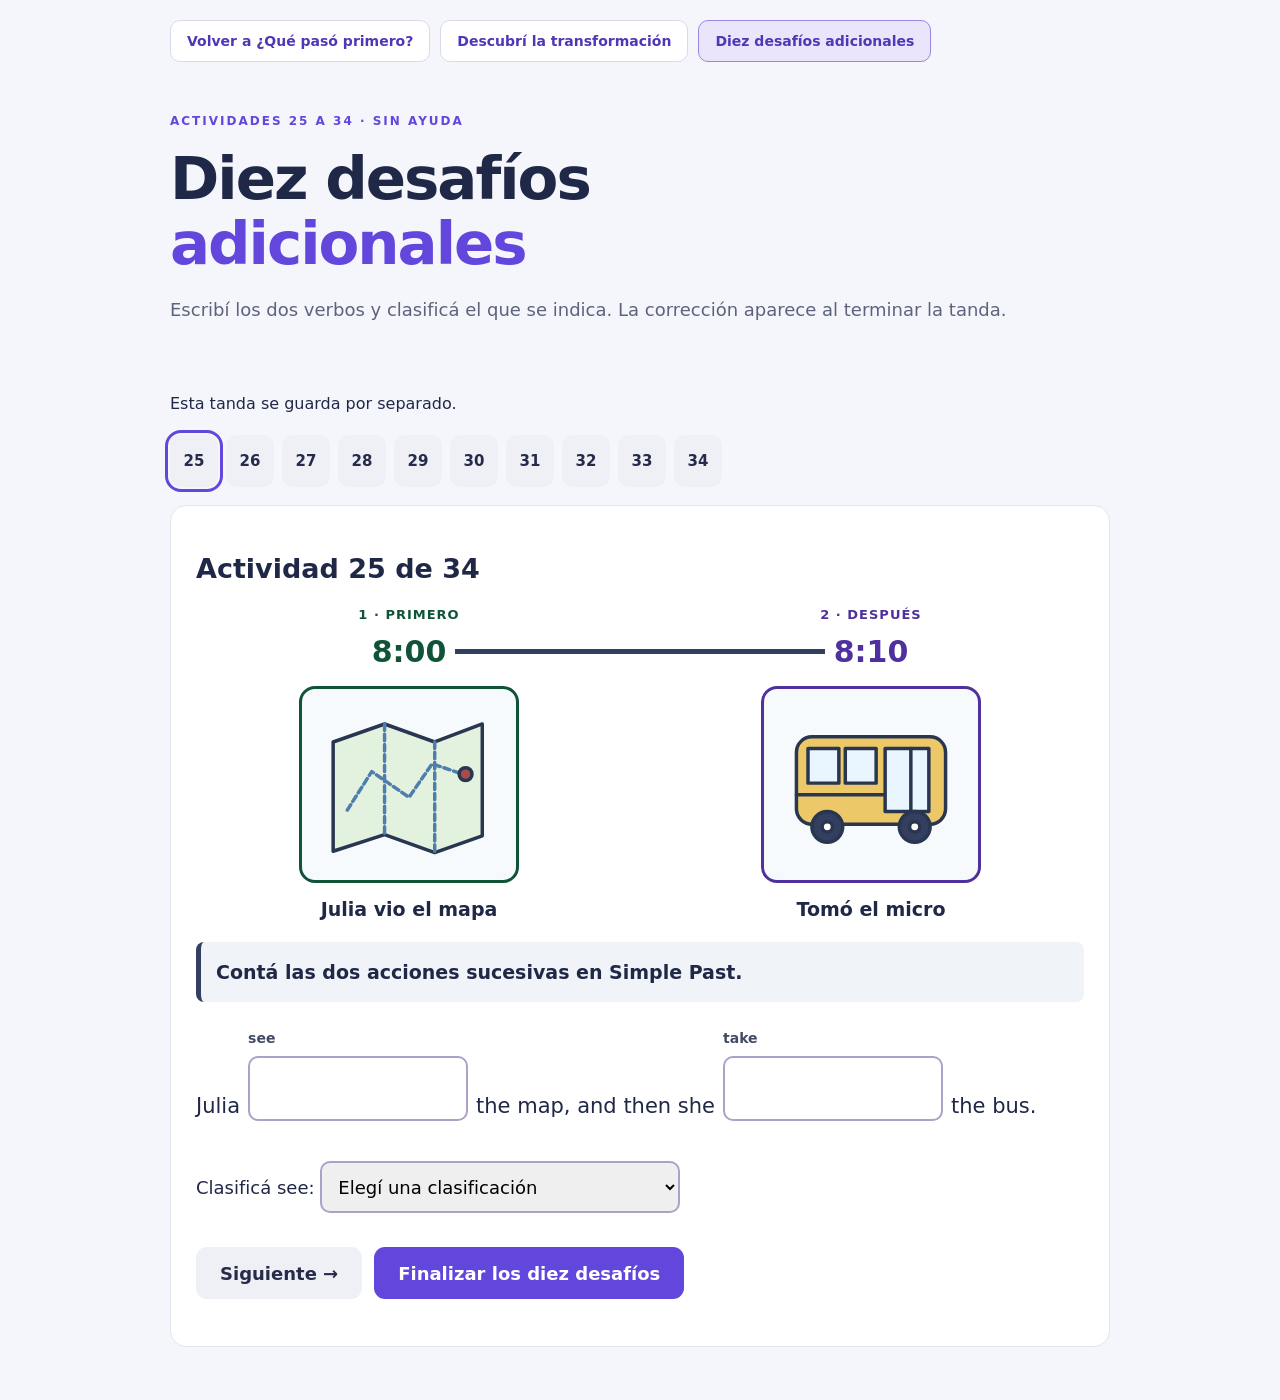
<file: first-events-extra.html>
<!doctype html>
<html lang="es-AR"><head><meta charset="utf-8"><meta name="viewport" content="width=device-width, initial-scale=1"><title>Diez desafíos adicionales · ¿Qué pasó primero?</title><link rel="stylesheet" href="styles.css"><link rel="stylesheet" href="learning.css"><link rel="stylesheet" href="first-events.css"><script src="first-events-data.js" defer></script><script src="first-events-art.js" defer></script><script src="first-events-extra-data.js" defer></script><script src="first-events-extra.js" defer></script></head><body><main>
<nav class="challenge-nav" aria-label="Navegación"><a href="first-events.html">Volver a ¿Qué pasó primero?</a><a href="transformaciones.html">Descubrí la transformación</a><a href="first-events-extra.html" aria-current="page">Diez desafíos adicionales</a></nav>
<section class="hero"><div><span class="eyebrow">ACTIVIDADES 25 A 34 · SIN AYUDA</span><h1>Diez desafíos <span>adicionales</span></h1><p>Escribí los dos verbos y clasificá el que se indica. La corrección aparece al terminar la tanda.</p></div></section>
<p id="extra-storage" class="answer-line" role="status"></p><nav id="extra-nav" class="activity-nav" aria-label="Actividades 25 a 34"></nav><section id="extra-area" class="question" tabindex="-1" aria-label="Desafío y revisión"></section>
</main></body></html>
</file>
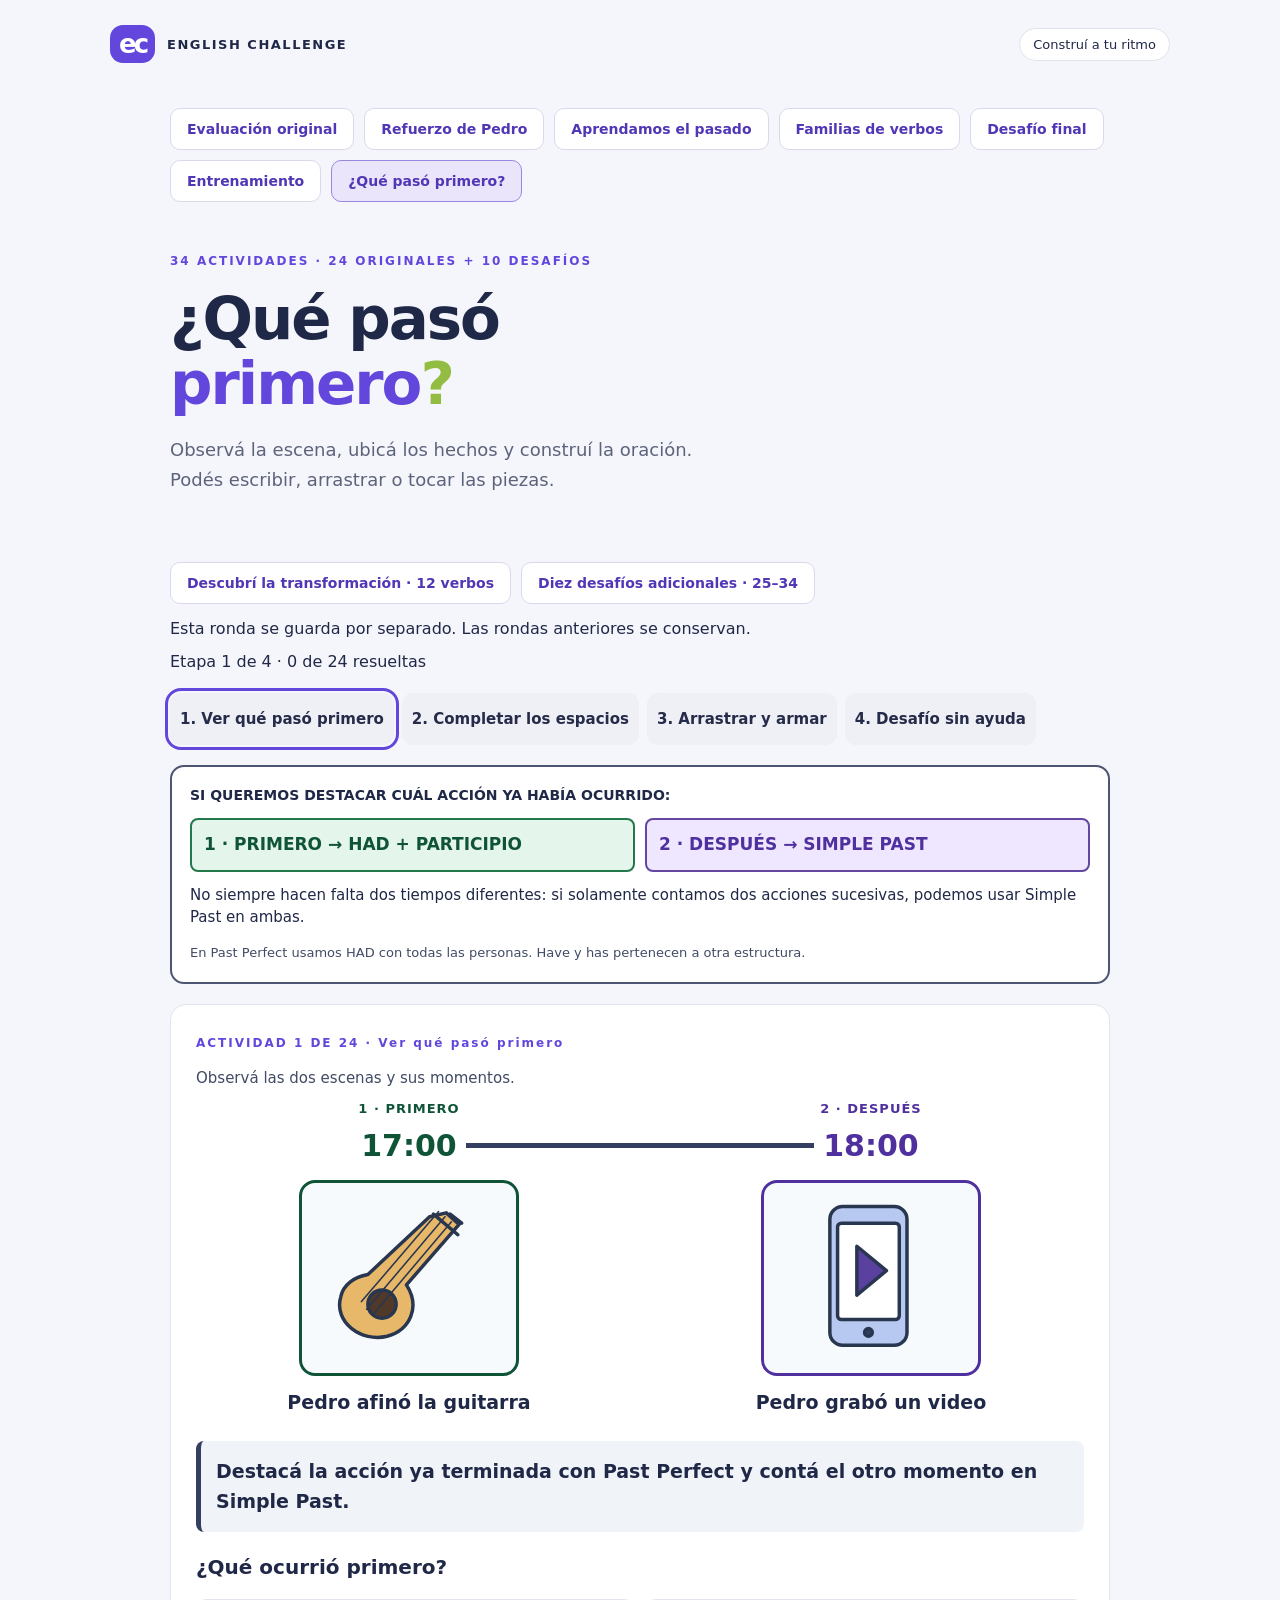
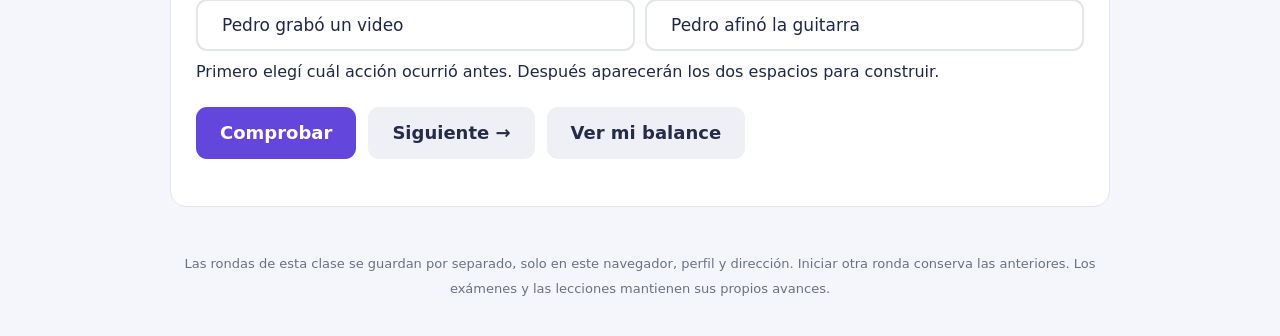
<file: first-events.html>
<!doctype html>
<html lang="es-AR"><head><meta charset="utf-8"><meta name="viewport" content="width=device-width, initial-scale=1"><title>¿Qué pasó primero? · English Challenge</title><link rel="stylesheet" href="styles.css"><link rel="stylesheet" href="learning.css"><link rel="stylesheet" href="first-events.css"><script src="first-events-data.js" defer></script><script src="first-events-art.js" defer></script><script src="first-events.js" defer></script></head><body>
<header><a class="brand" href="index.html"><span class="logo" aria-hidden="true">ec</span> ENGLISH CHALLENGE</a><span class="badge">Construí a tu ritmo</span></header><main>
<nav class="challenge-nav" aria-label="Secciones"><a href="index.html">Evaluación original</a><a href="refuerzo.html">Refuerzo de Pedro</a><a href="learning.html">Aprendamos el pasado</a><a href="verb-families.html">Familias de verbos</a><a href="final.html">Desafío final</a><a href="precision.html">Entrenamiento</a><a href="first-events.html" aria-current="page">¿Qué pasó primero?</a></nav>
<section class="hero"><div><span class="eyebrow">34 ACTIVIDADES · 24 ORIGINALES + 10 DESAFÍOS</span><h1>¿Qué pasó <span>primero<span class="dot">?</span></span></h1><p>Observá la escena, ubicá los hechos y construí la oración.<br>Podés escribir, arrastrar o tocar las piezas.</p></div></section>
<nav class="challenge-nav" aria-label="Práctica previa"><a href="transformaciones.html">Descubrí la transformación · 12 verbos</a><a href="first-events-extra.html">Diez desafíos adicionales · 25–34</a></nav><p id="events-storage" class="answer-line" role="status"></p><p id="events-progress" class="answer-line" aria-live="polite"></p><nav id="events-stages" class="activity-nav" aria-label="Las cuatro etapas"></nav>
<aside id="events-rule" class="events-rule" aria-label="Recordatorio para construir"><strong>SI QUEREMOS DESTACAR CUÁL ACCIÓN YA HABÍA OCURRIDO:</strong><div><span class="event-rule-first">1 · PRIMERO → HAD + PARTICIPIO</span><span class="event-rule-second">2 · DESPUÉS → SIMPLE PAST</span></div><p>No siempre hacen falta dos tiempos diferentes: si solamente contamos dos acciones sucesivas, podemos usar Simple Past en ambas.</p><small>En Past Perfect usamos HAD con todas las personas. Have y has pertenecen a otra estructura.</small></aside>
<section id="events-activity" class="question" tabindex="-1" aria-label="Construcción de una oración"></section><section id="events-summary" class="question" hidden tabindex="-1" aria-label="Balance y revisión"></section>
<footer>Las rondas de esta clase se guardan por separado, solo en este navegador, perfil y dirección. Iniciar otra ronda conserva las anteriores. Los exámenes y las lecciones mantienen sus propios avances.</footer>
</main></body></html>
</file>
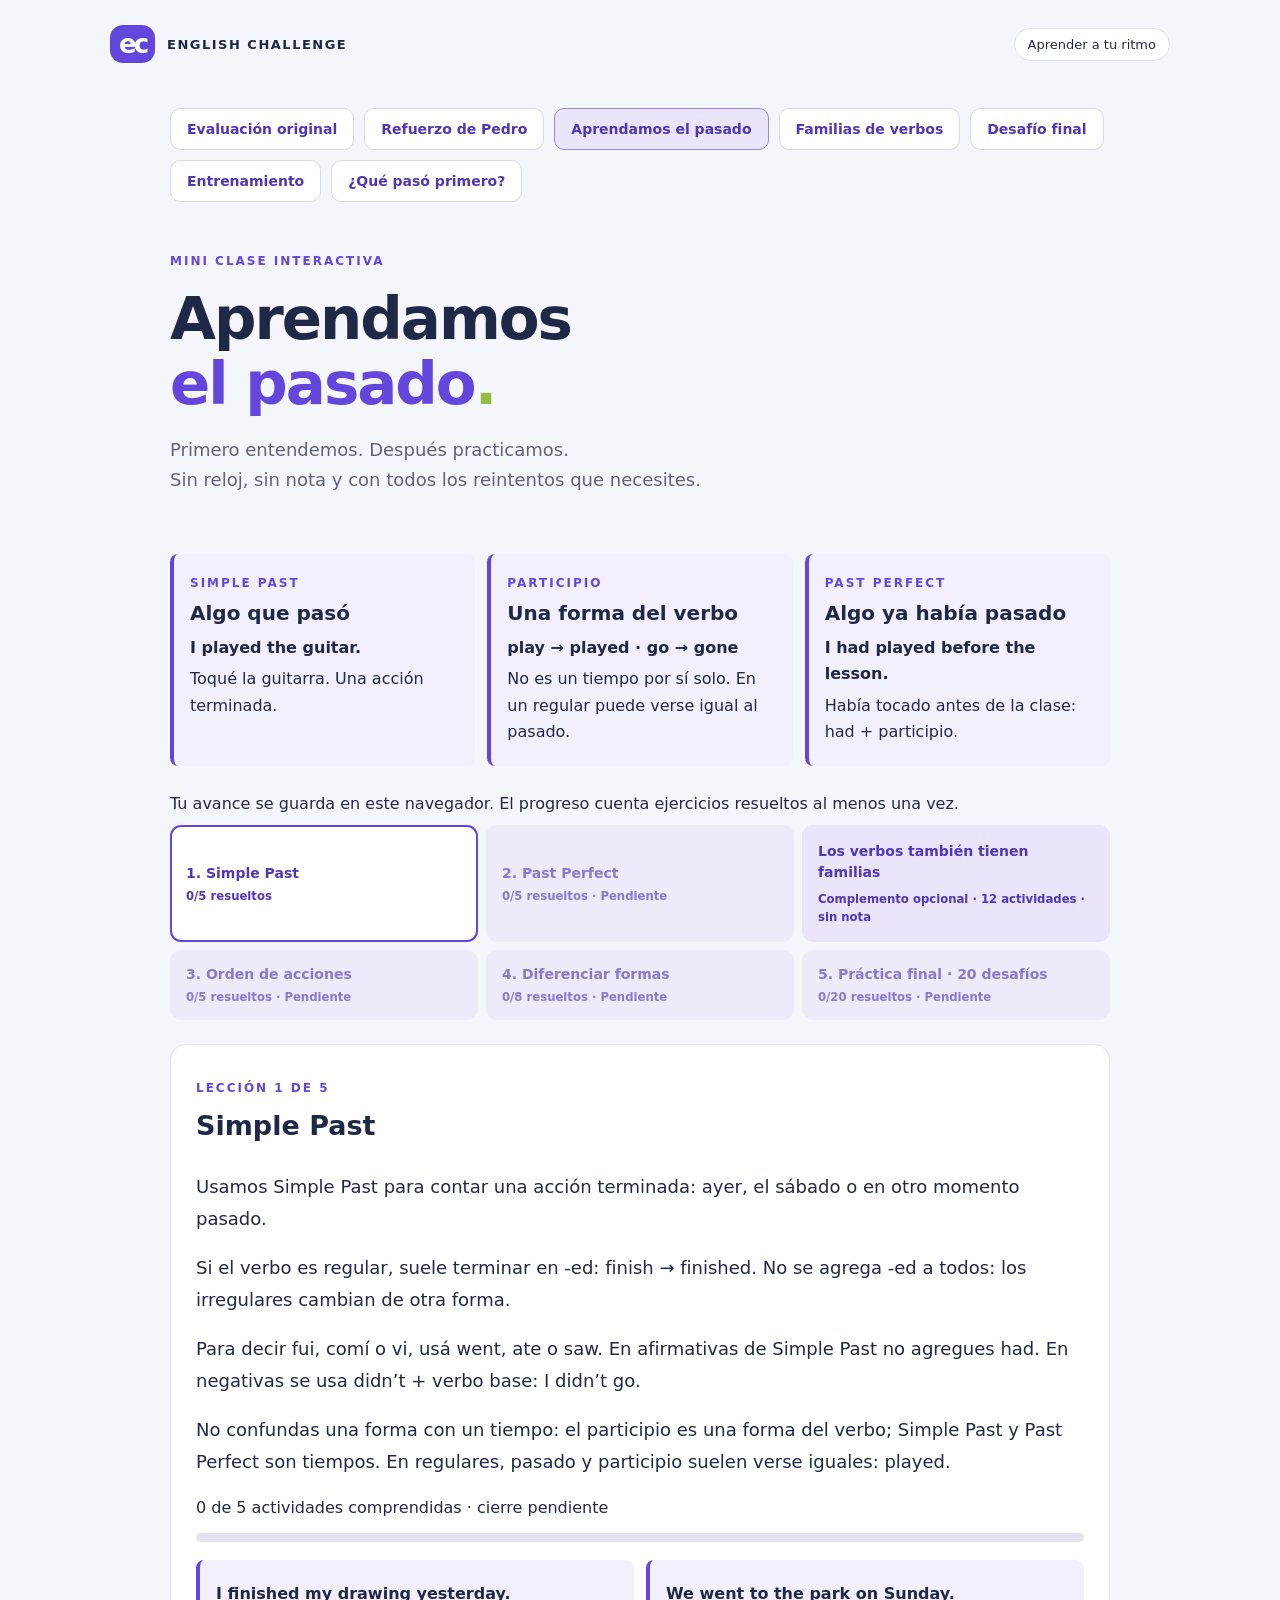
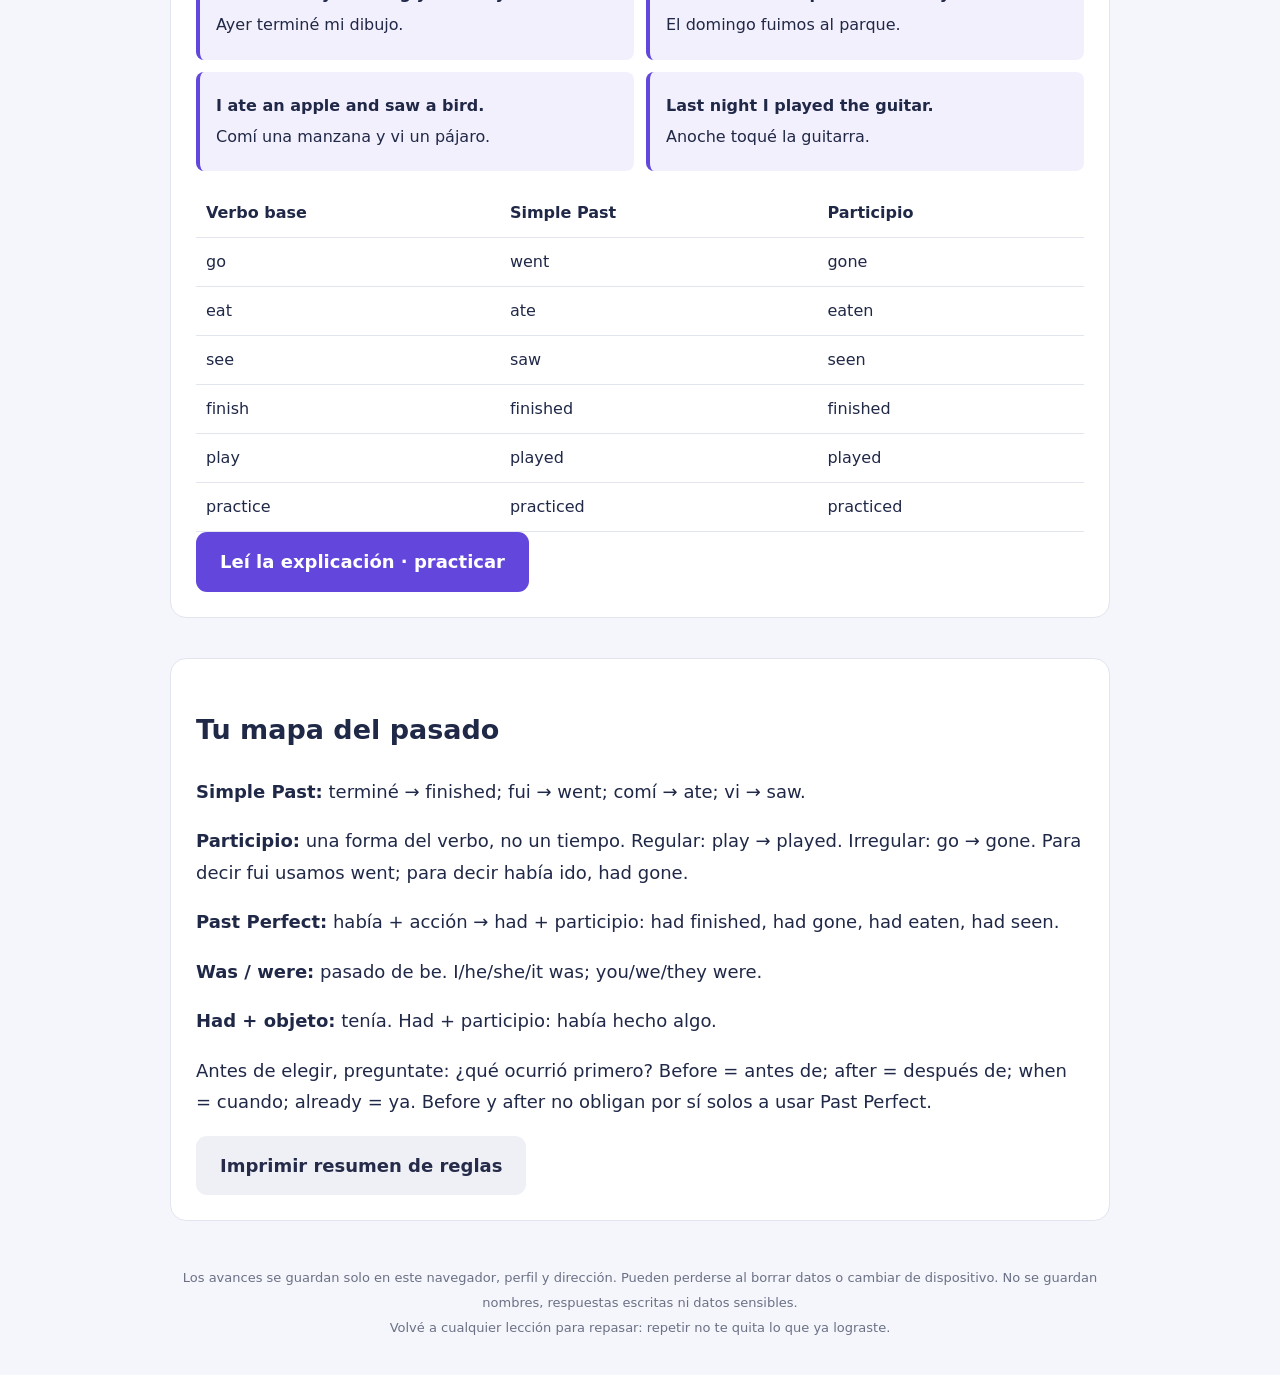
<file: learning.html>
<!doctype html>
<html lang="es-AR"><head><meta charset="utf-8"><meta name="viewport" content="width=device-width, initial-scale=1"><title>Aprendamos el pasado · English Challenge</title><link rel="stylesheet" href="styles.css"><link rel="stylesheet" href="learning.css"><script src="learning-data.js" defer></script><script src="learning.js" defer></script></head>
<body><header><a class="brand" href="index.html"><span class="logo" aria-hidden="true">ec</span> ENGLISH CHALLENGE</a><span class="badge">Aprender a tu ritmo</span></header><main>
<nav class="challenge-nav" aria-label="Secciones"><a href="index.html">Evaluación original</a><a href="refuerzo.html">Refuerzo de Pedro</a><a href="learning.html" aria-current="page">Aprendamos el pasado</a><a href="verb-families.html">Familias de verbos</a><a href="final.html">Desafío final</a><a href="precision.html">Entrenamiento</a><a href="first-events.html">¿Qué pasó primero?</a></nav>
<section class="hero"><div><span class="eyebrow">MINI CLASE INTERACTIVA</span><h1>Aprendamos <span>el pasado<span class="dot">.</span></span></h1><p>Primero entendemos. Después practicamos.<br>Sin reloj, sin nota y con todos los reintentos que necesites.</p></div></section>
<section class="concept-grid" aria-label="Tres ideas para entender el pasado">
<article class="compare-card"><span class="eyebrow">SIMPLE PAST</span><h2>Algo que pasó</h2><p lang="en">I played the guitar.</p><p>Toqué la guitarra. Una acción terminada.</p></article>
<article class="compare-card"><span class="eyebrow">PARTICIPIO</span><h2>Una forma del verbo</h2><p lang="en">play → played · go → gone</p><p>No es un tiempo por sí solo. En un regular puede verse igual al pasado.</p></article>
<article class="compare-card"><span class="eyebrow">PAST PERFECT</span><h2>Algo ya había pasado</h2><p lang="en">I had played before the lesson.</p><p>Había tocado antes de la clase: had + participio.</p></article>
</section>
<p id="learning-storage" class="answer-line" role="status" aria-live="polite"></p>
<nav id="lesson-nav" class="lesson-nav" aria-label="Lecciones y progreso"><a id="verb-families-entry" class="lesson-extra" href="verb-families.html">Los verbos también tienen familias<small>Complemento opcional · 12 actividades · sin nota</small></a></nav>
<section id="lesson-content" tabindex="-1" aria-label="Explicación y ejemplos"></section>
<section id="practice-area" hidden aria-label="Práctica de la lección"></section>
<section class="question print-summary"><h2>Tu mapa del pasado</h2><p><strong>Simple Past:</strong> terminé → finished; fui → went; comí → ate; vi → saw.</p><p><strong>Participio:</strong> una forma del verbo, no un tiempo. Regular: play → played. Irregular: go → gone. Para decir fui usamos went; para decir había ido, had gone.</p><p><strong>Past Perfect:</strong> había + acción → had + participio: had finished, had gone, had eaten, had seen.</p><p><strong>Was / were:</strong> pasado de be. I/he/she/it was; you/we/they were.</p><p><strong>Had + objeto:</strong> tenía. Had + participio: había hecho algo.</p><p>Antes de elegir, preguntate: ¿qué ocurrió primero? Before = antes de; after = después de; when = cuando; already = ya. Before y after no obligan por sí solos a usar Past Perfect.</p><button id="print-rules" class="secondary" type="button">Imprimir resumen de reglas</button></section>
<footer>Los avances se guardan solo en este navegador, perfil y dirección. Pueden perderse al borrar datos o cambiar de dispositivo. No se guardan nombres, respuestas escritas ni datos sensibles.<br>Volvé a cualquier lección para repasar: repetir no te quita lo que ya lograste.</footer>
</main></body></html>
</file>
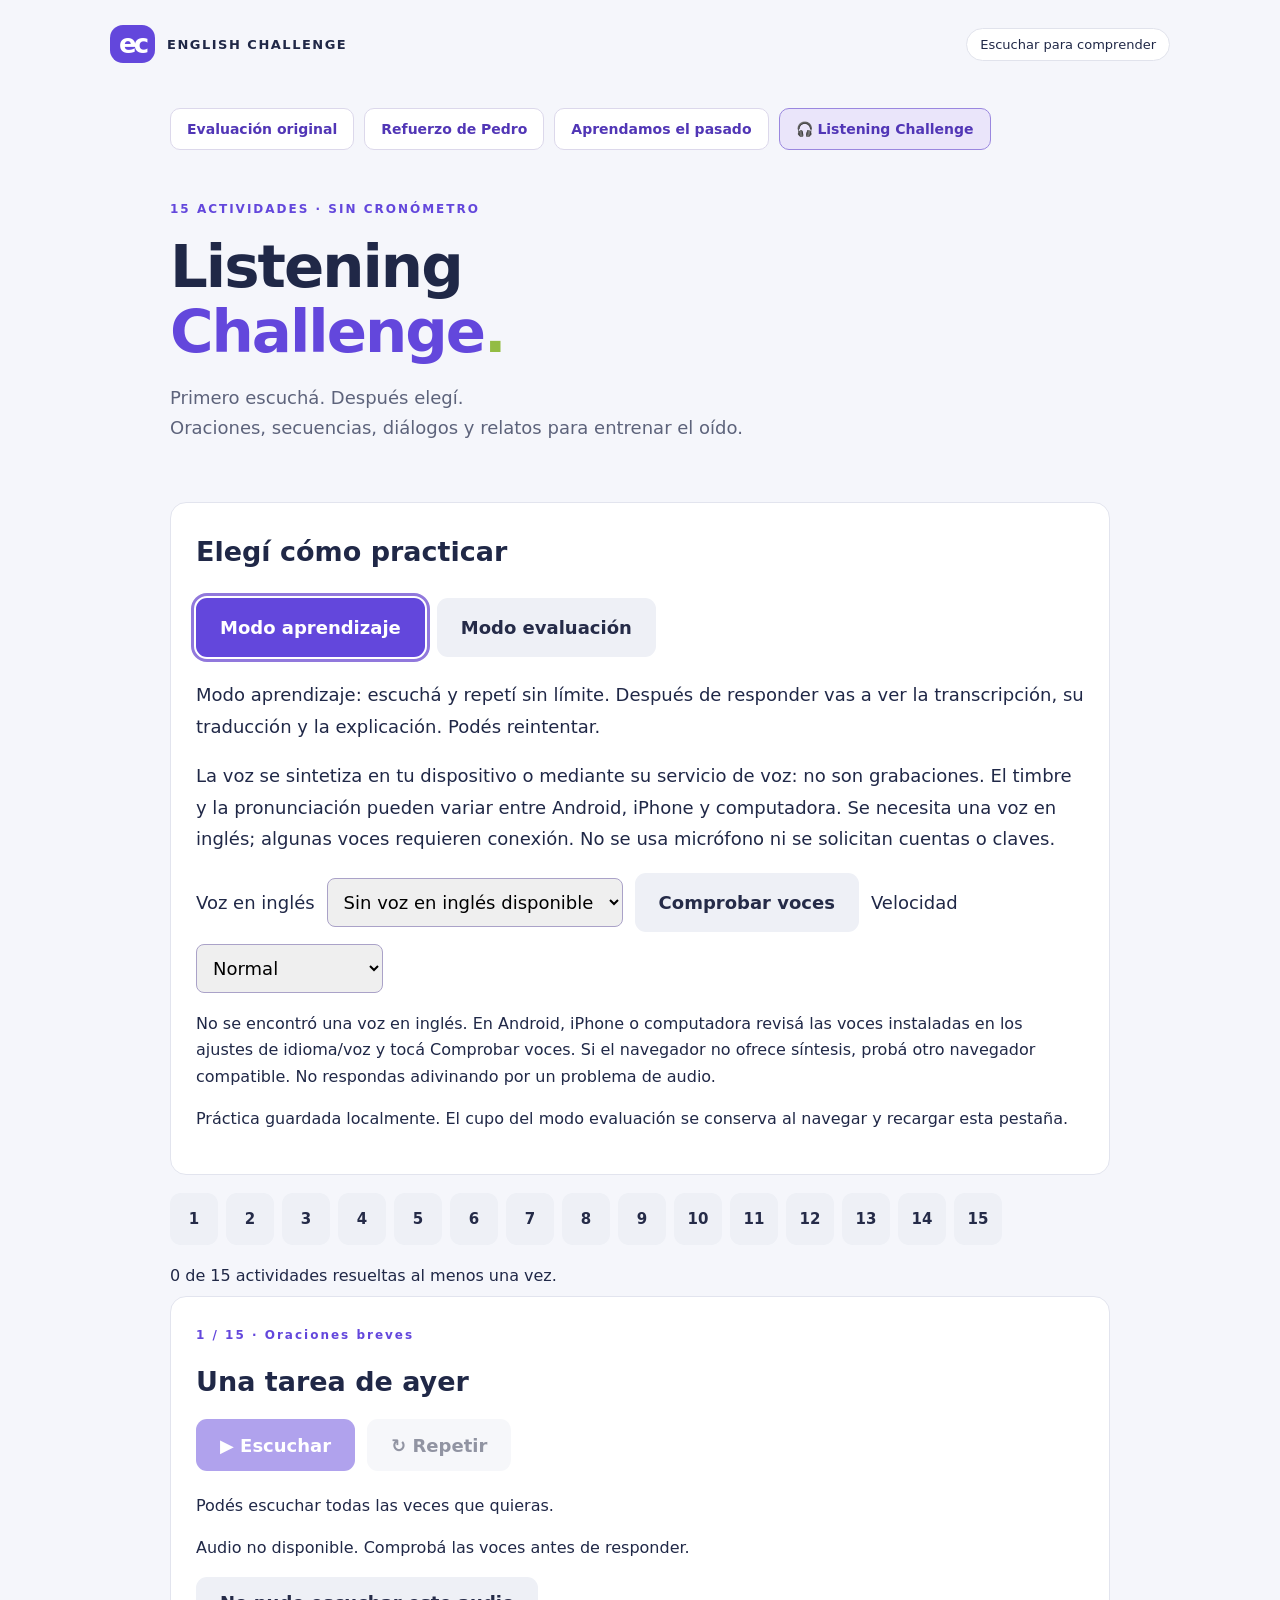
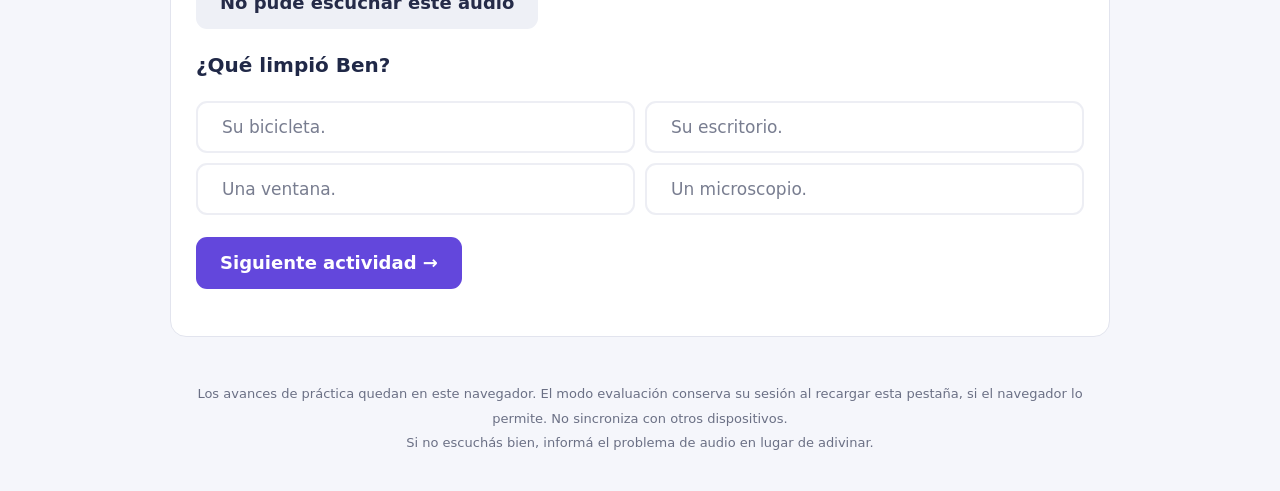
<file: listening.html>
<!doctype html><html lang="es-AR"><head><meta charset="utf-8"><meta name="viewport" content="width=device-width, initial-scale=1"><title>Listening Challenge · English Challenge</title><link rel="stylesheet" href="styles.css"><link rel="stylesheet" href="learning.css"><script src="listening-data.js" defer></script><script src="listening.js" defer></script></head><body>
<header><a class="brand" href="index.html"><span class="logo" aria-hidden="true">ec</span> ENGLISH CHALLENGE</a><span class="badge">Escuchar para comprender</span></header><main>
<nav class="challenge-nav" aria-label="Secciones"><a href="index.html">Evaluación original</a><a href="refuerzo.html">Refuerzo de Pedro</a><a href="learning.html">Aprendamos el pasado</a><a href="listening.html" aria-current="page">🎧 Listening Challenge</a></nav>
<section class="hero"><div><span class="eyebrow">15 ACTIVIDADES · SIN CRONÓMETRO</span><h1>Listening <span>Challenge<span class="dot">.</span></span></h1><p>Primero escuchá. Después elegí.<br>Oraciones, secuencias, diálogos y relatos para entrenar el oído.</p></div></section>
<section class="question rule-card"><h2>Elegí cómo practicar</h2><div class="practice-actions"><button id="listening-practice" class="primary" type="button">Modo aprendizaje</button><button id="listening-exam" class="secondary" type="button">Modo evaluación</button></div><p id="mode-description"></p><p>La voz se sintetiza en tu dispositivo o mediante su servicio de voz: no son grabaciones. El timbre y la pronunciación pueden variar entre Android, iPhone y computadora. Se necesita una voz en inglés; algunas voces requieren conexión. No se usa micrófono ni se solicitan cuentas o claves.</p>
<div class="audio-settings"><label for="english-voice">Voz en inglés</label><select id="english-voice" aria-label="Voz en inglés disponible"></select><button id="refresh-voices" class="secondary" type="button">Comprobar voces</button><label for="speech-rate">Velocidad</label><select id="speech-rate"><option value="1">Normal</option><option value="0.78">Lenta · práctica</option></select></div><p id="voice-status" class="audio-status" role="status" aria-live="polite"></p><p id="listening-storage" class="audio-status" role="status"></p></section>
<nav id="listening-nav" class="activity-nav" aria-label="Elegir actividad de listening"></nav><p id="listening-progress" class="answer-line"></p>
<section id="listening-activity" tabindex="-1" aria-label="Actividad de comprensión auditiva"></section><section id="listening-results" hidden tabindex="-1" aria-label="Resultado de listening"></section>
<footer>Los avances de práctica quedan en este navegador. El modo evaluación conserva su sesión al recargar esta pestaña, si el navegador lo permite. No sincroniza con otros dispositivos.<br>Si no escuchás bien, informá el problema de audio en lugar de adivinar.</footer></main></body></html>
</file>
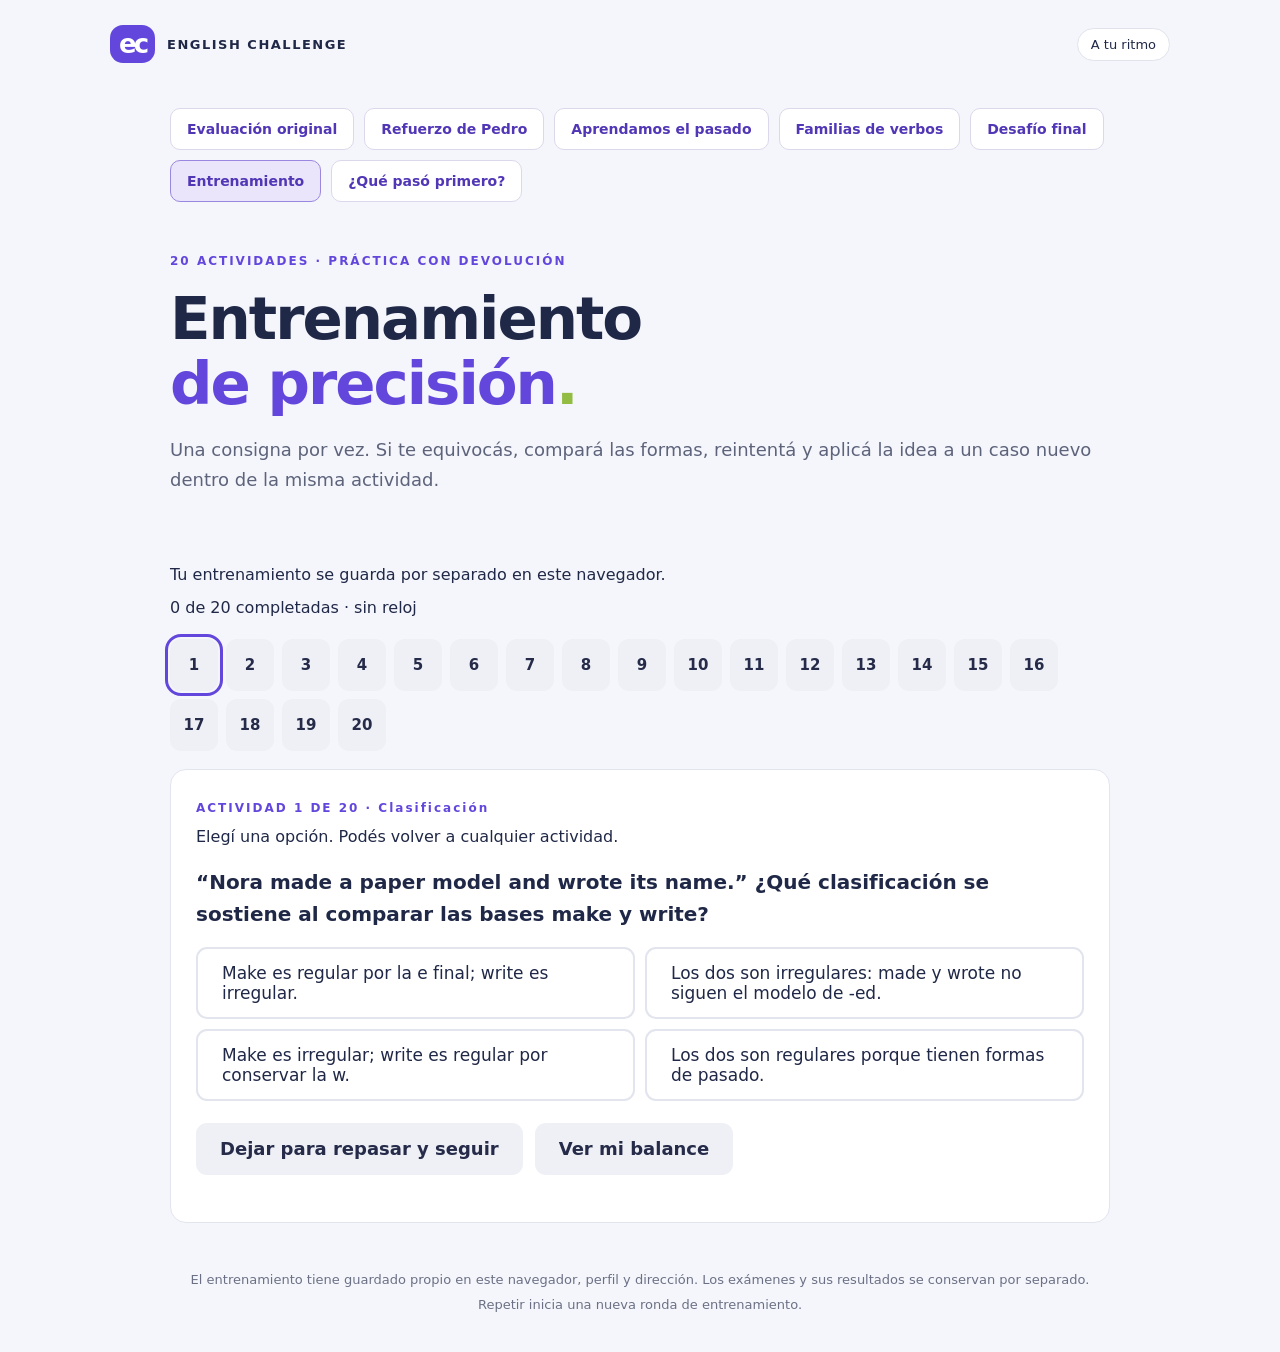
<file: precision.html>
<!doctype html>
<html lang="es-AR"><head><meta charset="utf-8"><meta name="viewport" content="width=device-width, initial-scale=1"><title>Entrenamiento de precisión · English Challenge</title><link rel="stylesheet" href="styles.css"><link rel="stylesheet" href="learning.css"><link rel="stylesheet" href="precision.css"><script src="precision-data.js" defer></script><script src="precision.js" defer></script></head><body>
<header><a class="brand" href="index.html"><span class="logo" aria-hidden="true">ec</span> ENGLISH CHALLENGE</a><span class="badge">A tu ritmo</span></header><main>
<nav class="challenge-nav" aria-label="Secciones"><a href="index.html">Evaluación original</a><a href="refuerzo.html">Refuerzo de Pedro</a><a href="learning.html">Aprendamos el pasado</a><a href="verb-families.html">Familias de verbos</a><a href="final.html">Desafío final</a><a href="precision.html" aria-current="page">Entrenamiento</a><a href="first-events.html">¿Qué pasó primero?</a></nav>
<section class="hero"><div><span class="eyebrow">20 ACTIVIDADES · PRÁCTICA CON DEVOLUCIÓN</span><h1>Entrenamiento <span>de precisión<span class="dot">.</span></span></h1><p>Una consigna por vez. Si te equivocás, compará las formas, reintentá y aplicá la idea a un caso nuevo dentro de la misma actividad.</p></div></section>
<p id="precision-storage" class="answer-line" role="status"></p><p id="precision-progress" class="answer-line" aria-live="polite"></p><nav id="precision-nav" class="activity-nav" aria-label="Las veinte actividades"></nav>
<section id="precision-activity" class="question" tabindex="-1" aria-label="Actividad de entrenamiento"></section><section id="precision-summary" class="question" hidden tabindex="-1" aria-label="Balance del entrenamiento"></section>
<footer>El entrenamiento tiene guardado propio en este navegador, perfil y dirección. Los exámenes y sus resultados se conservan por separado. Repetir inicia una nueva ronda de entrenamiento.</footer>
</main></body></html>
</file>
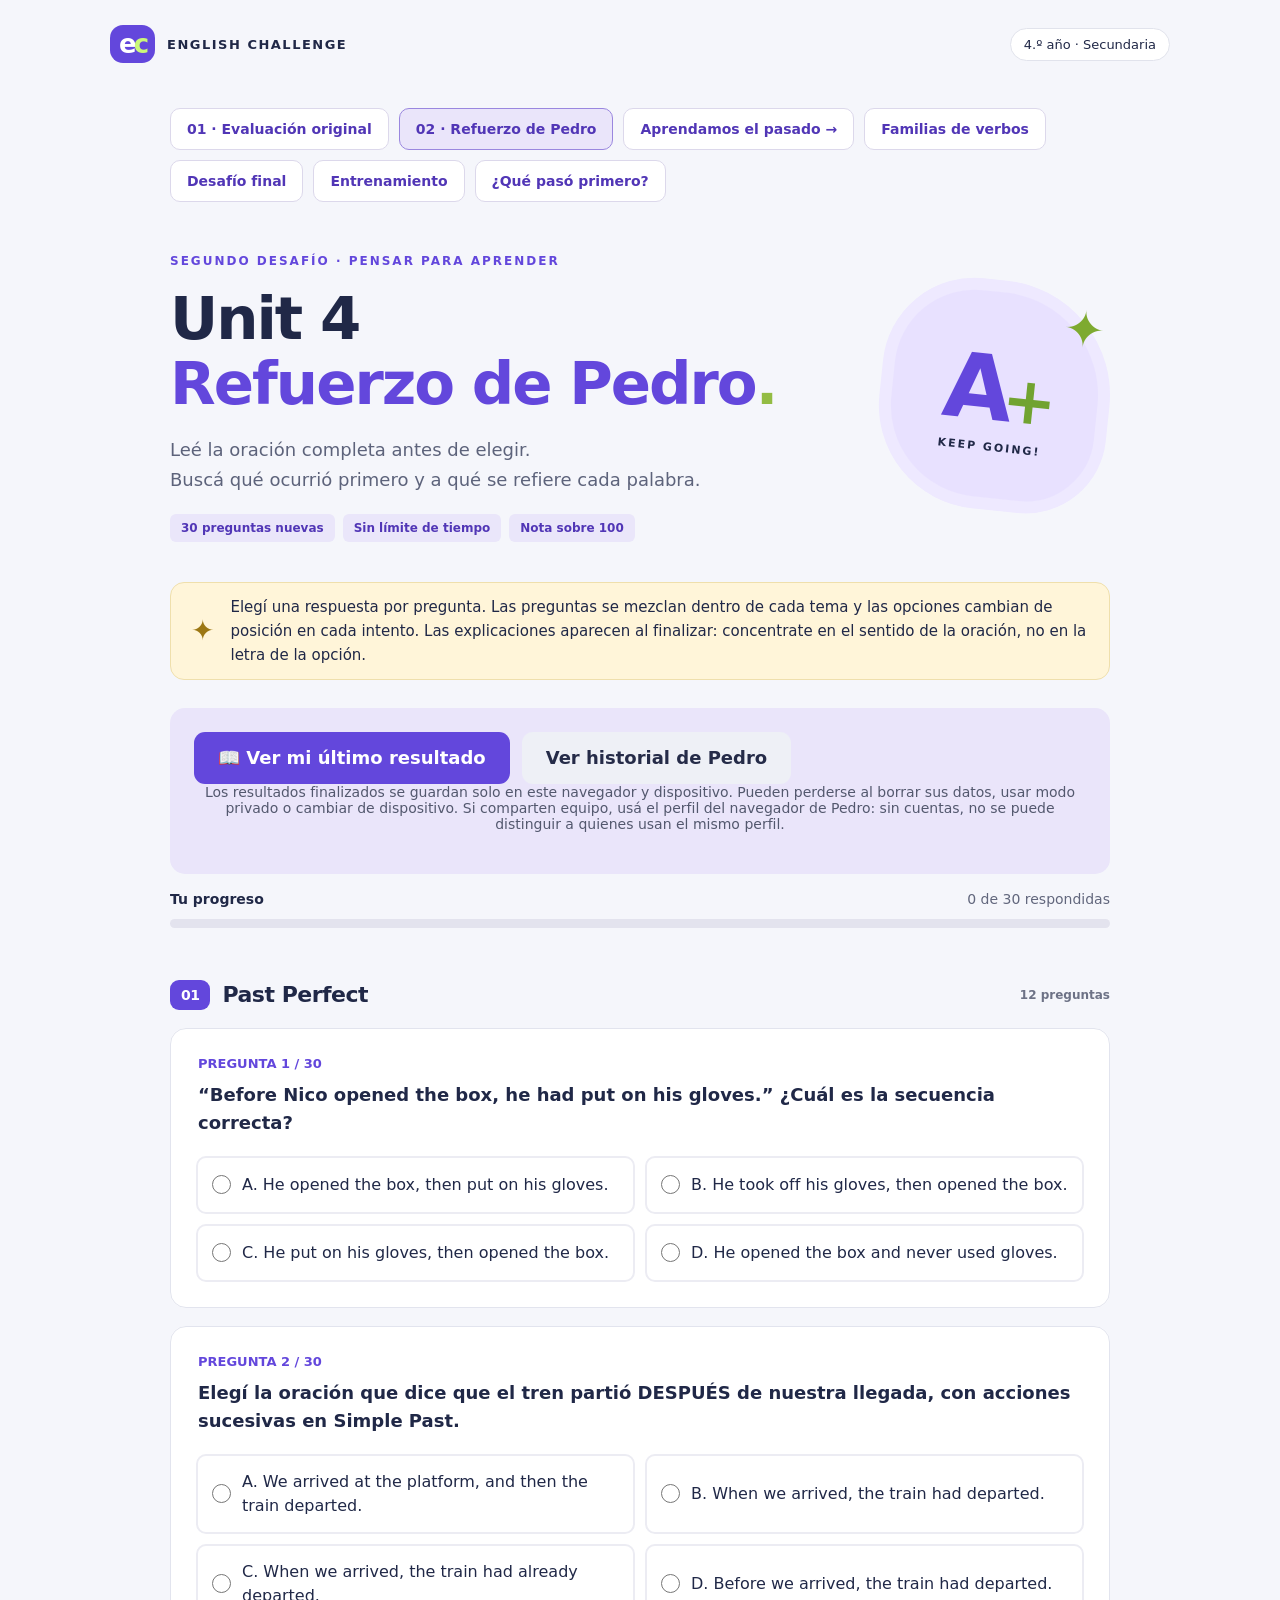
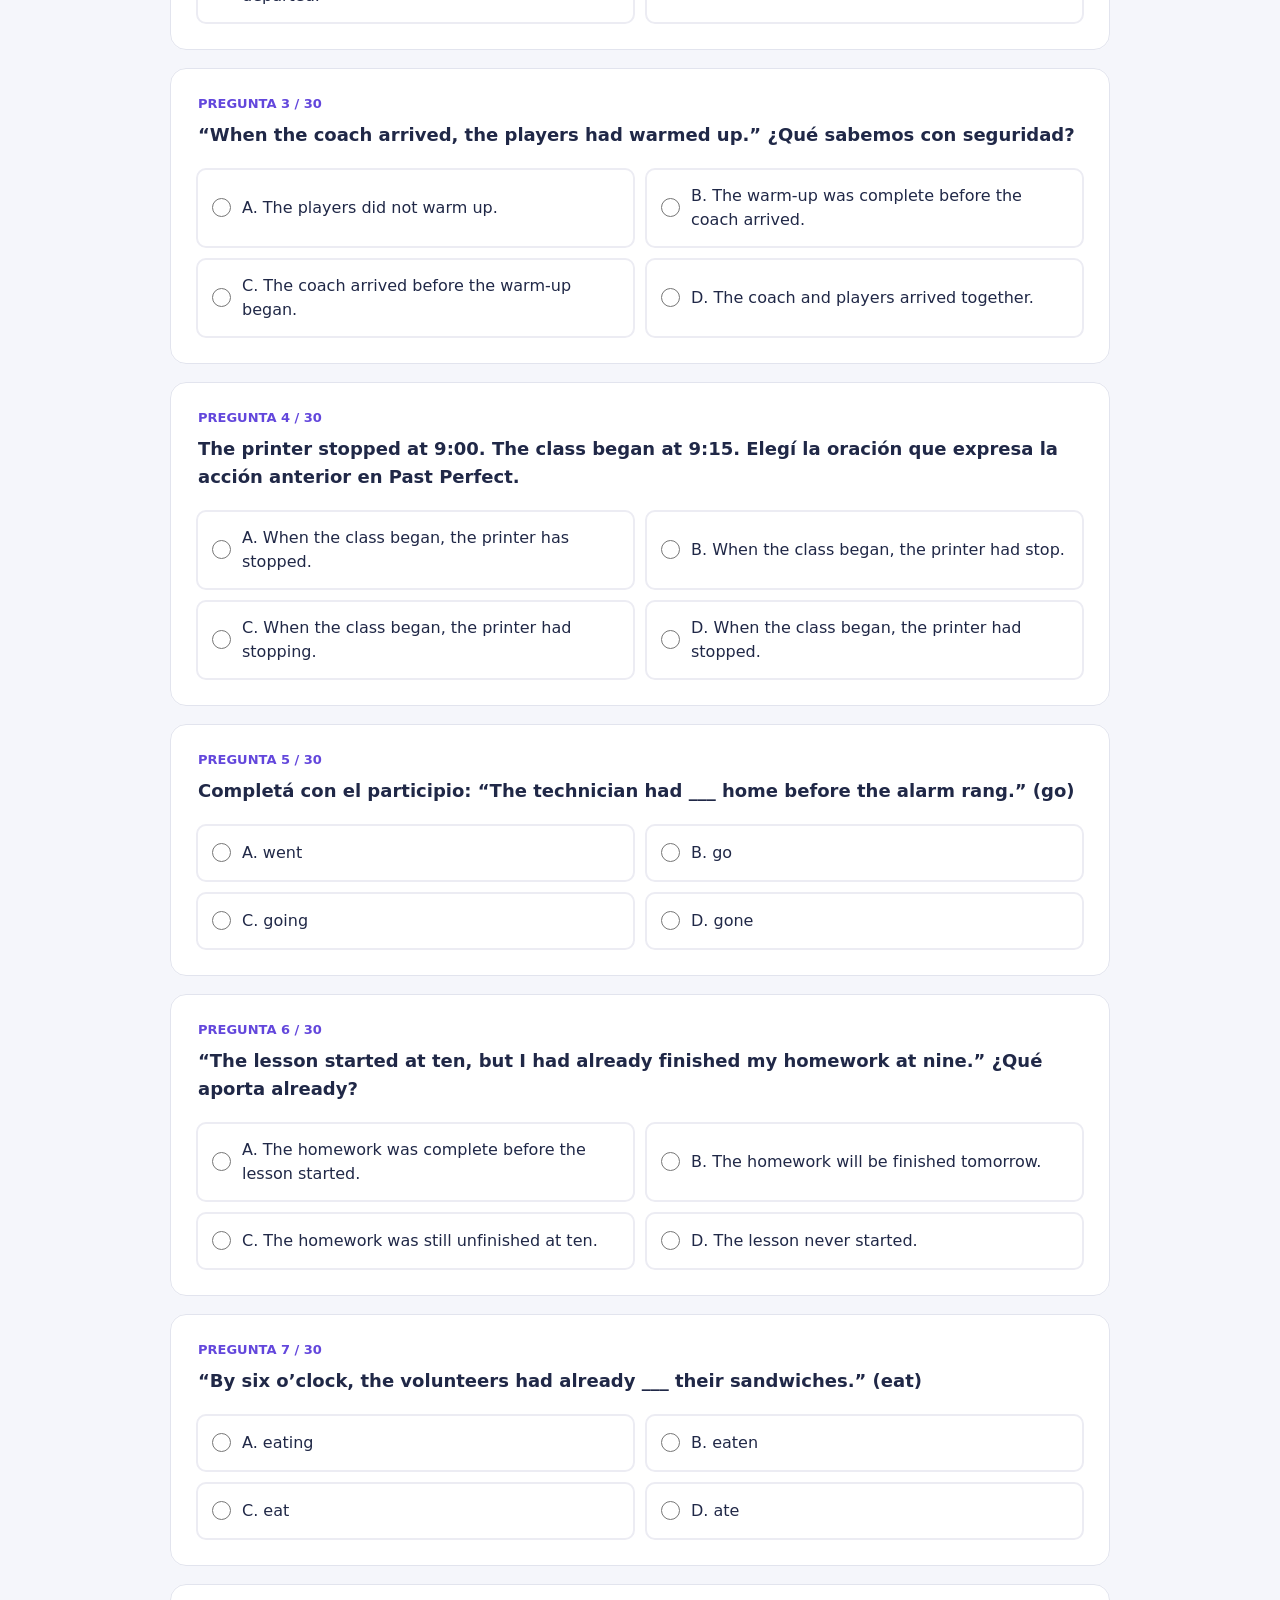
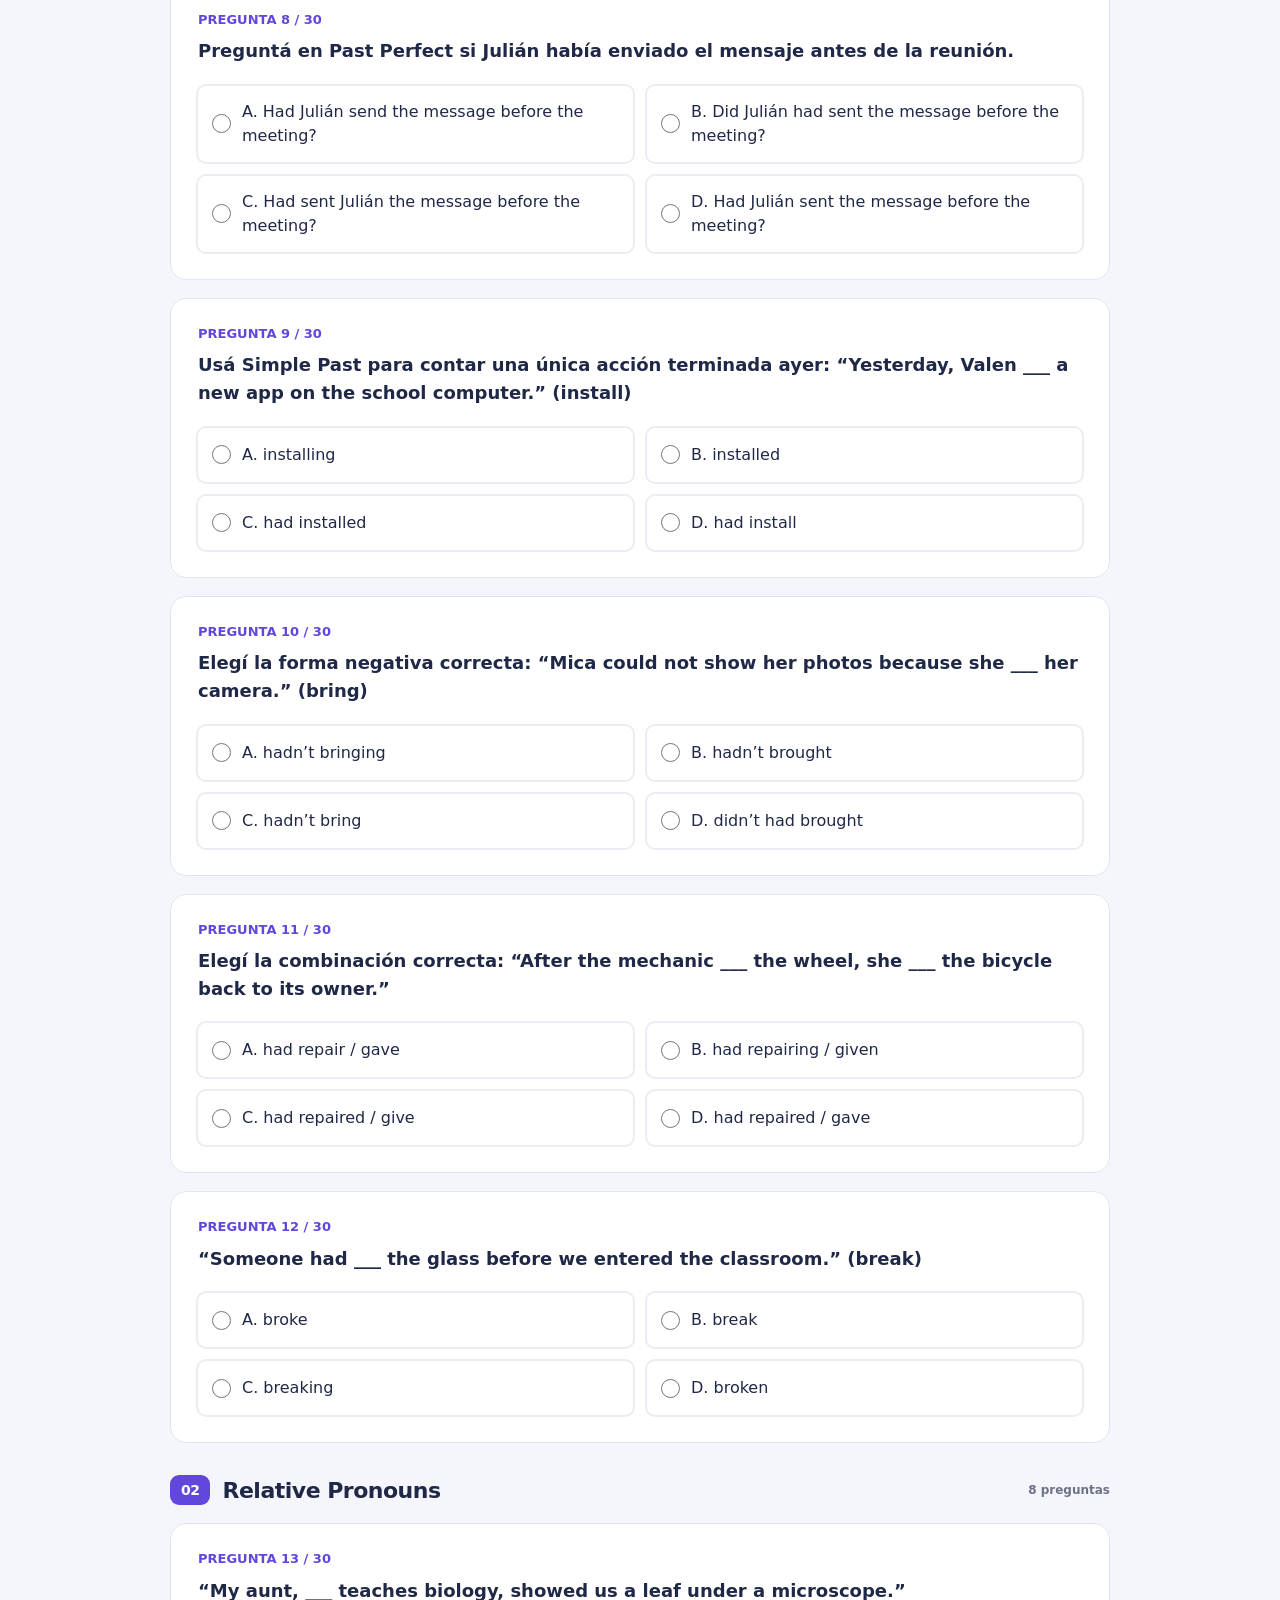
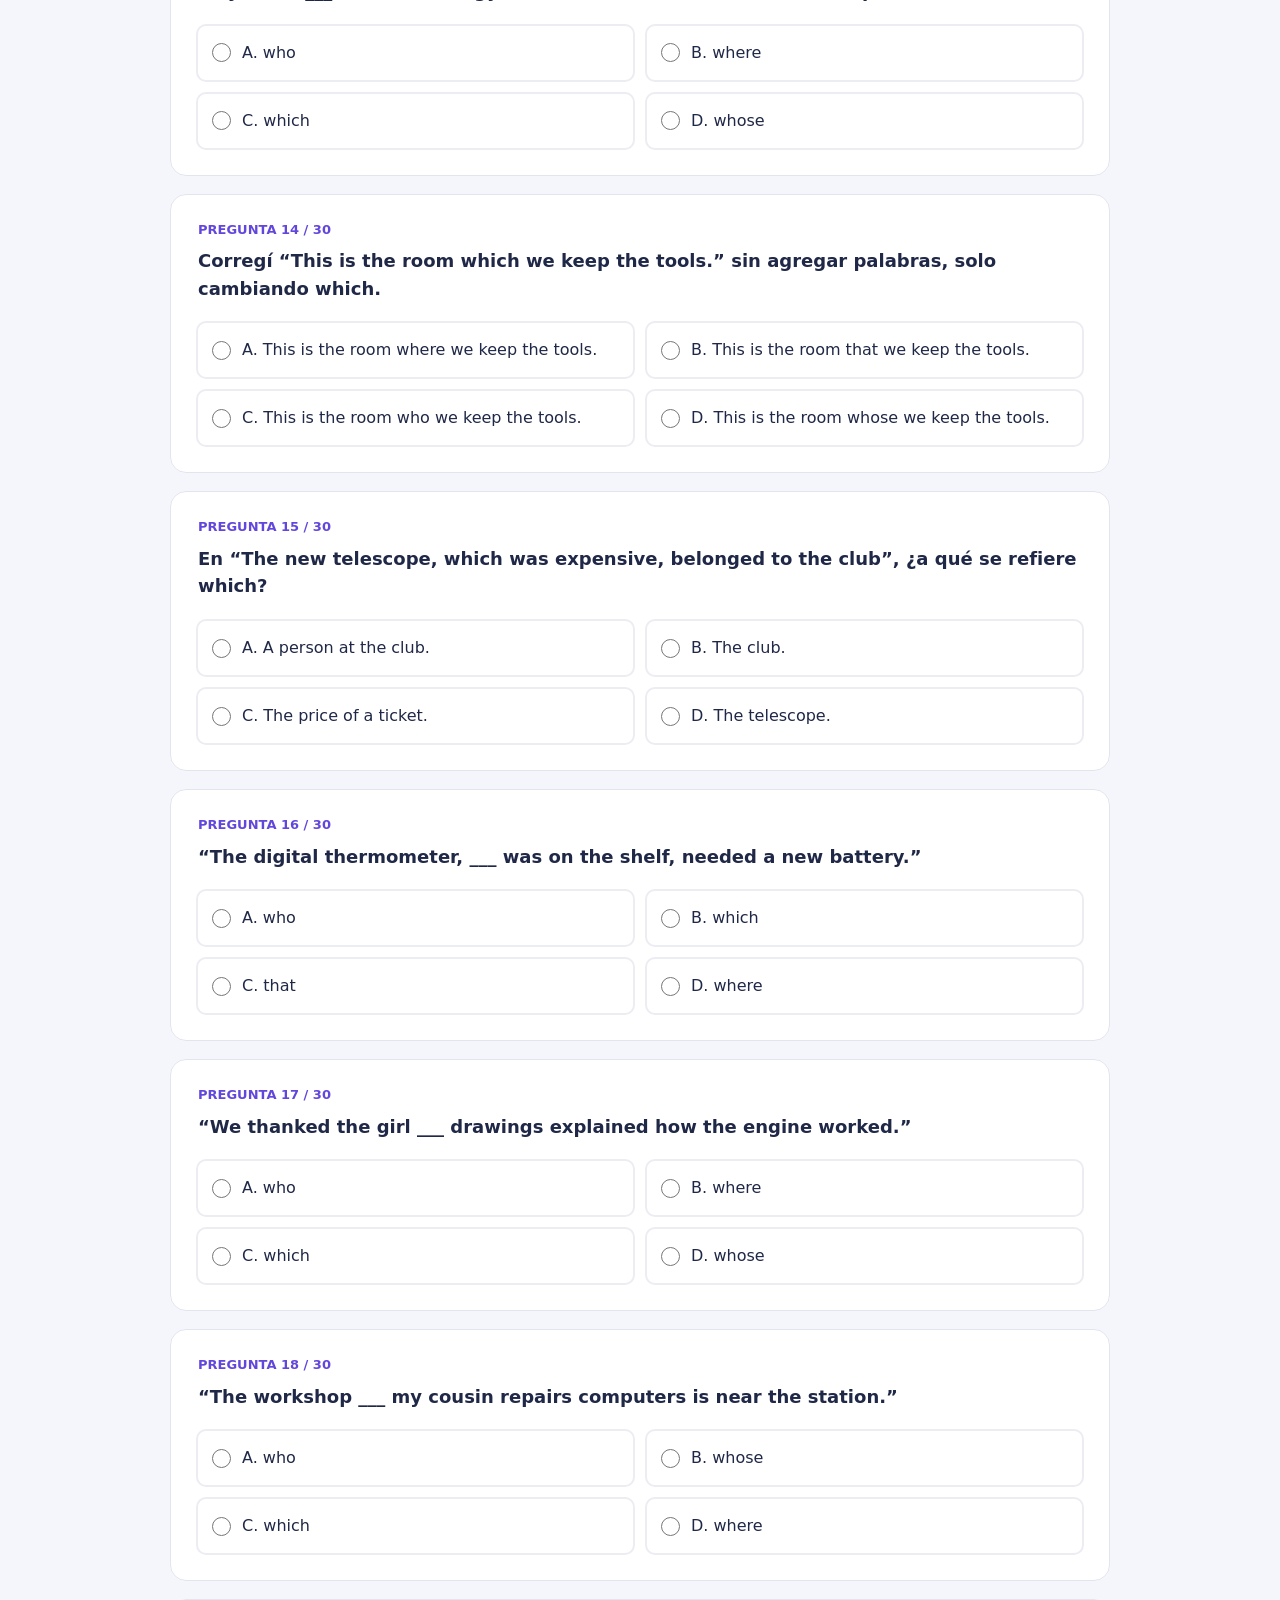
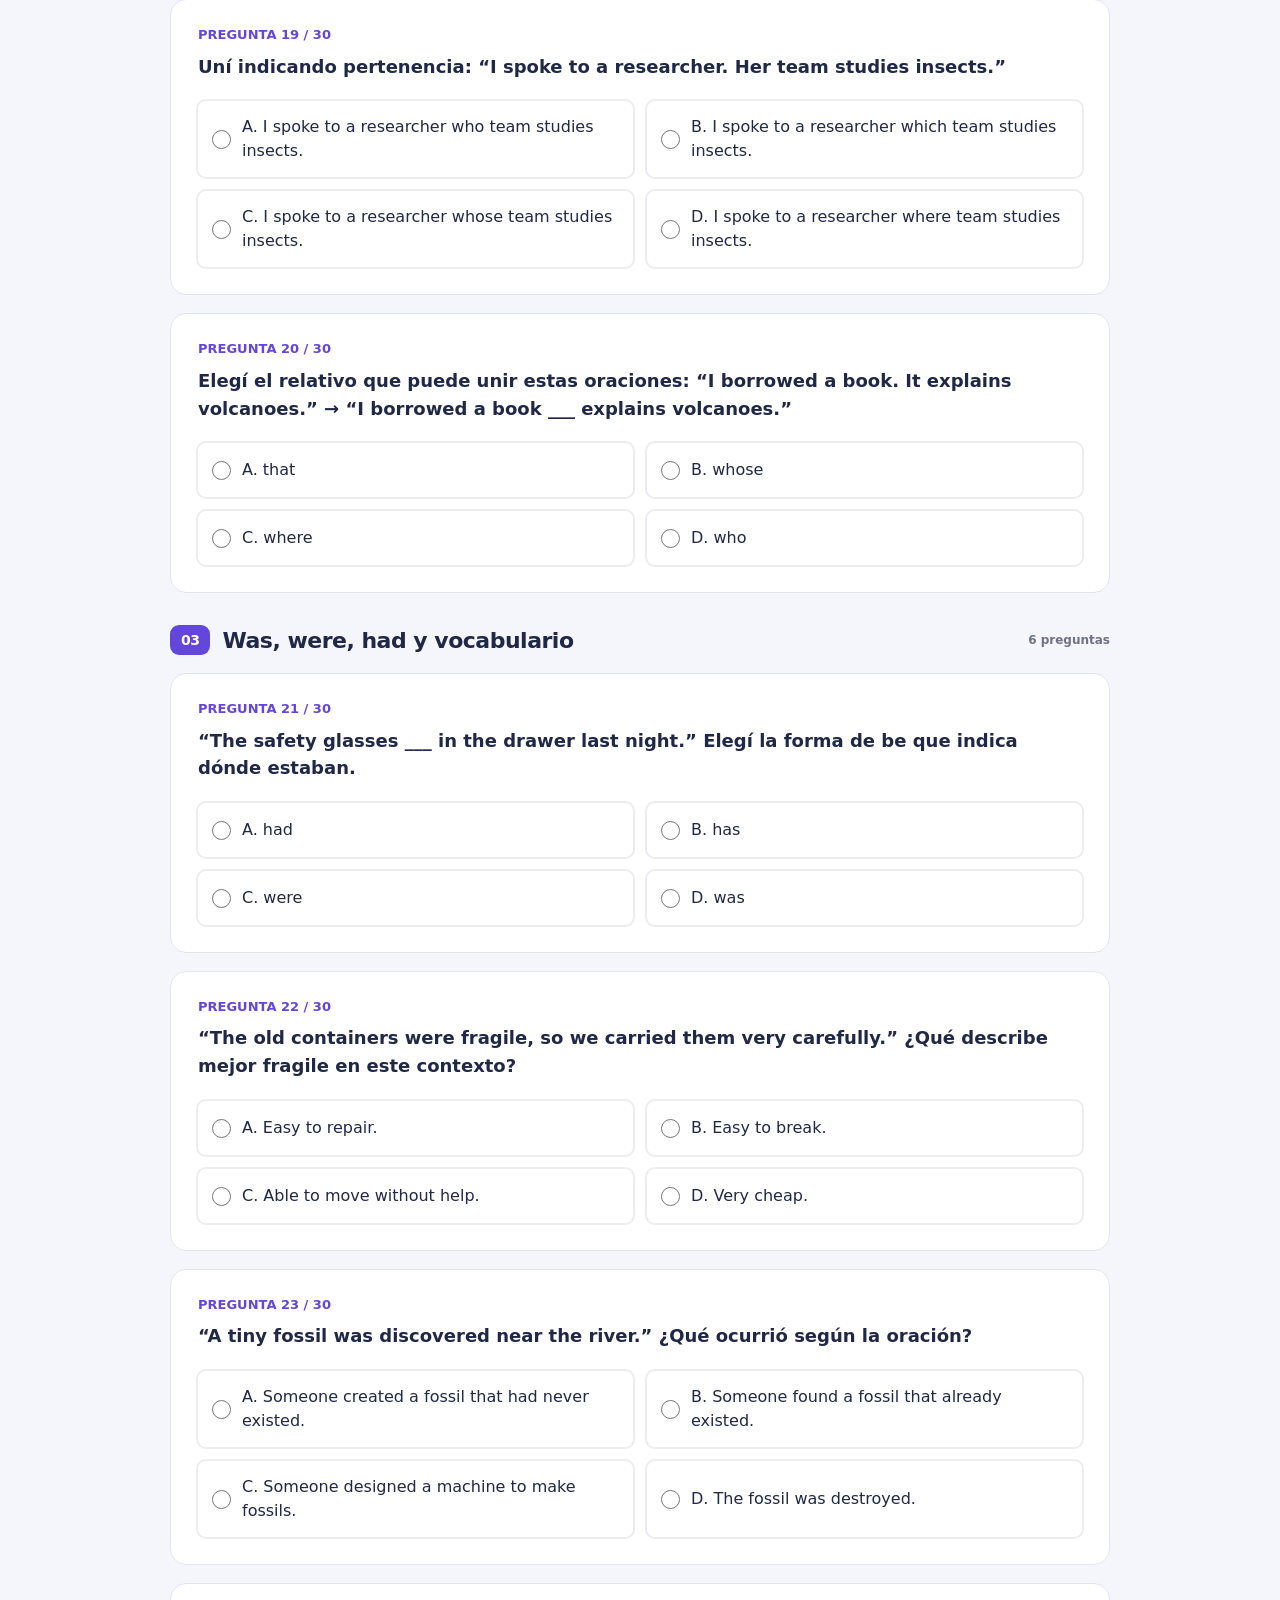
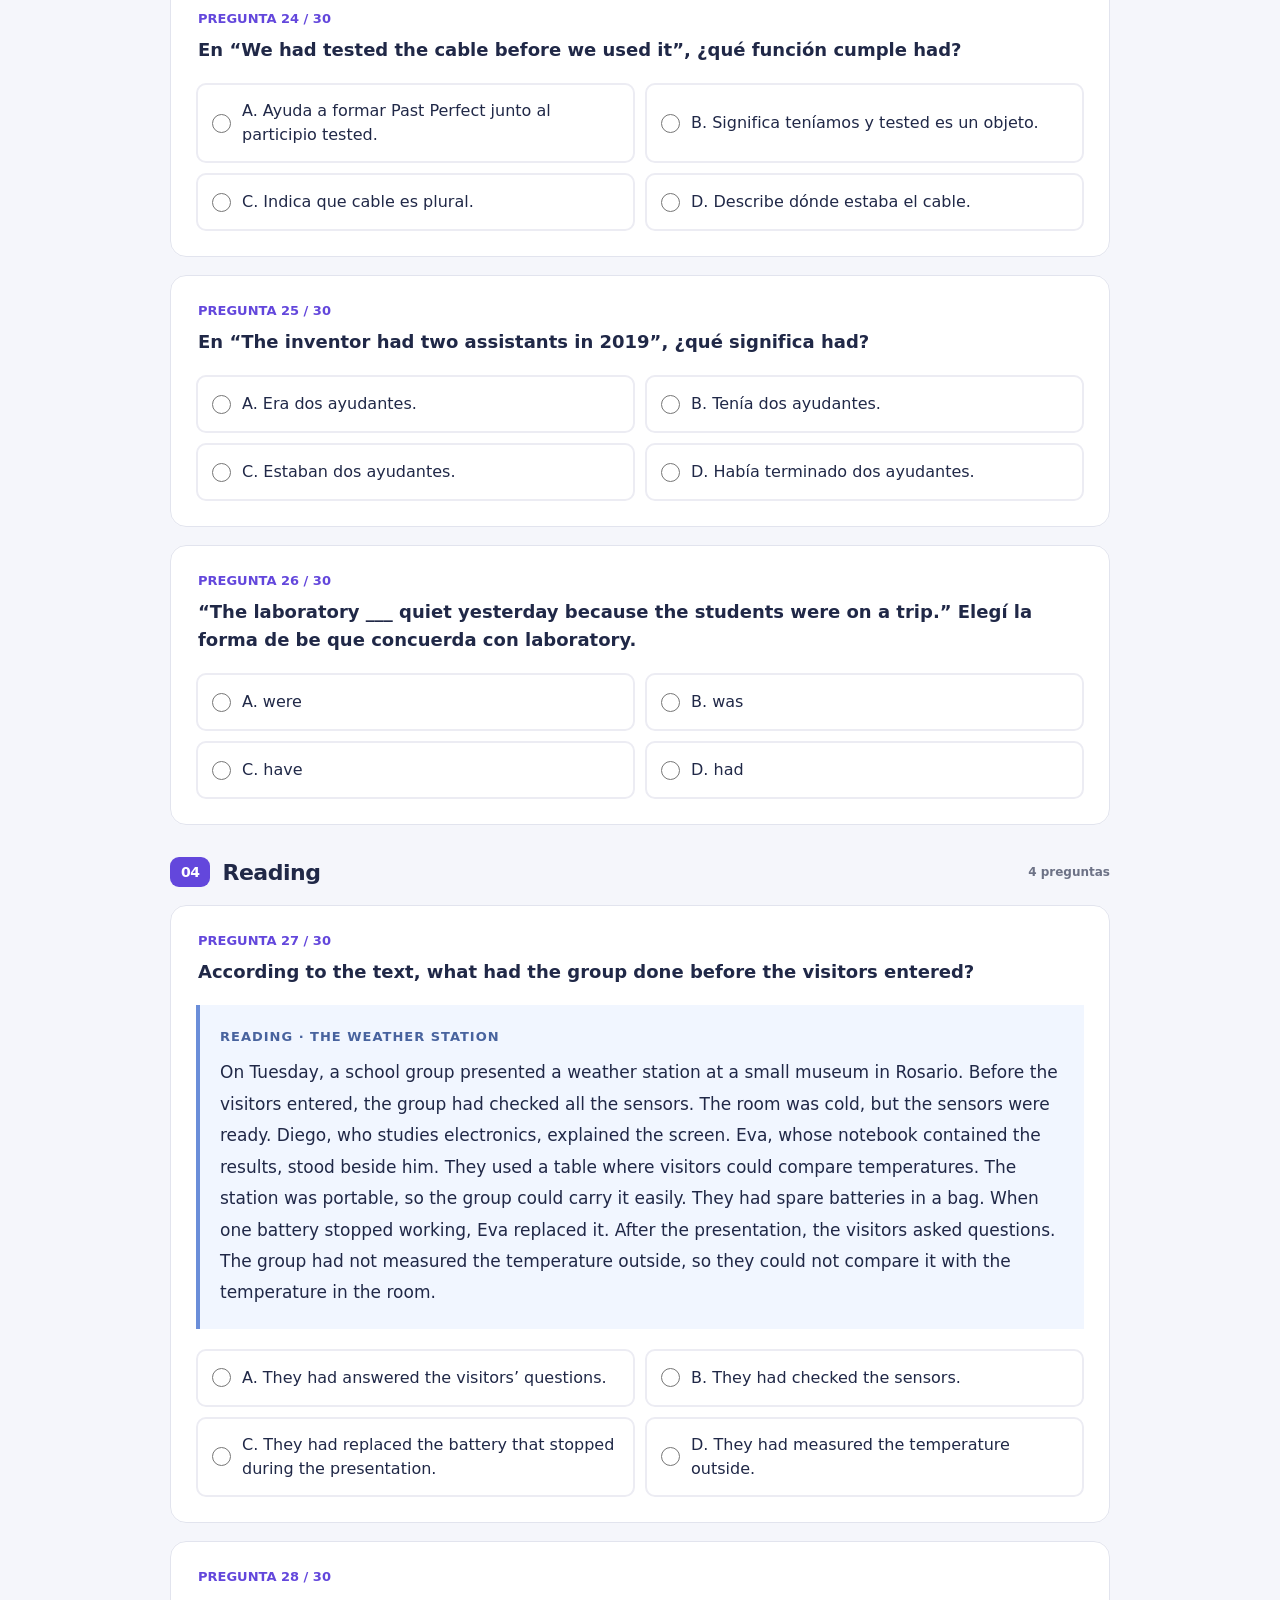
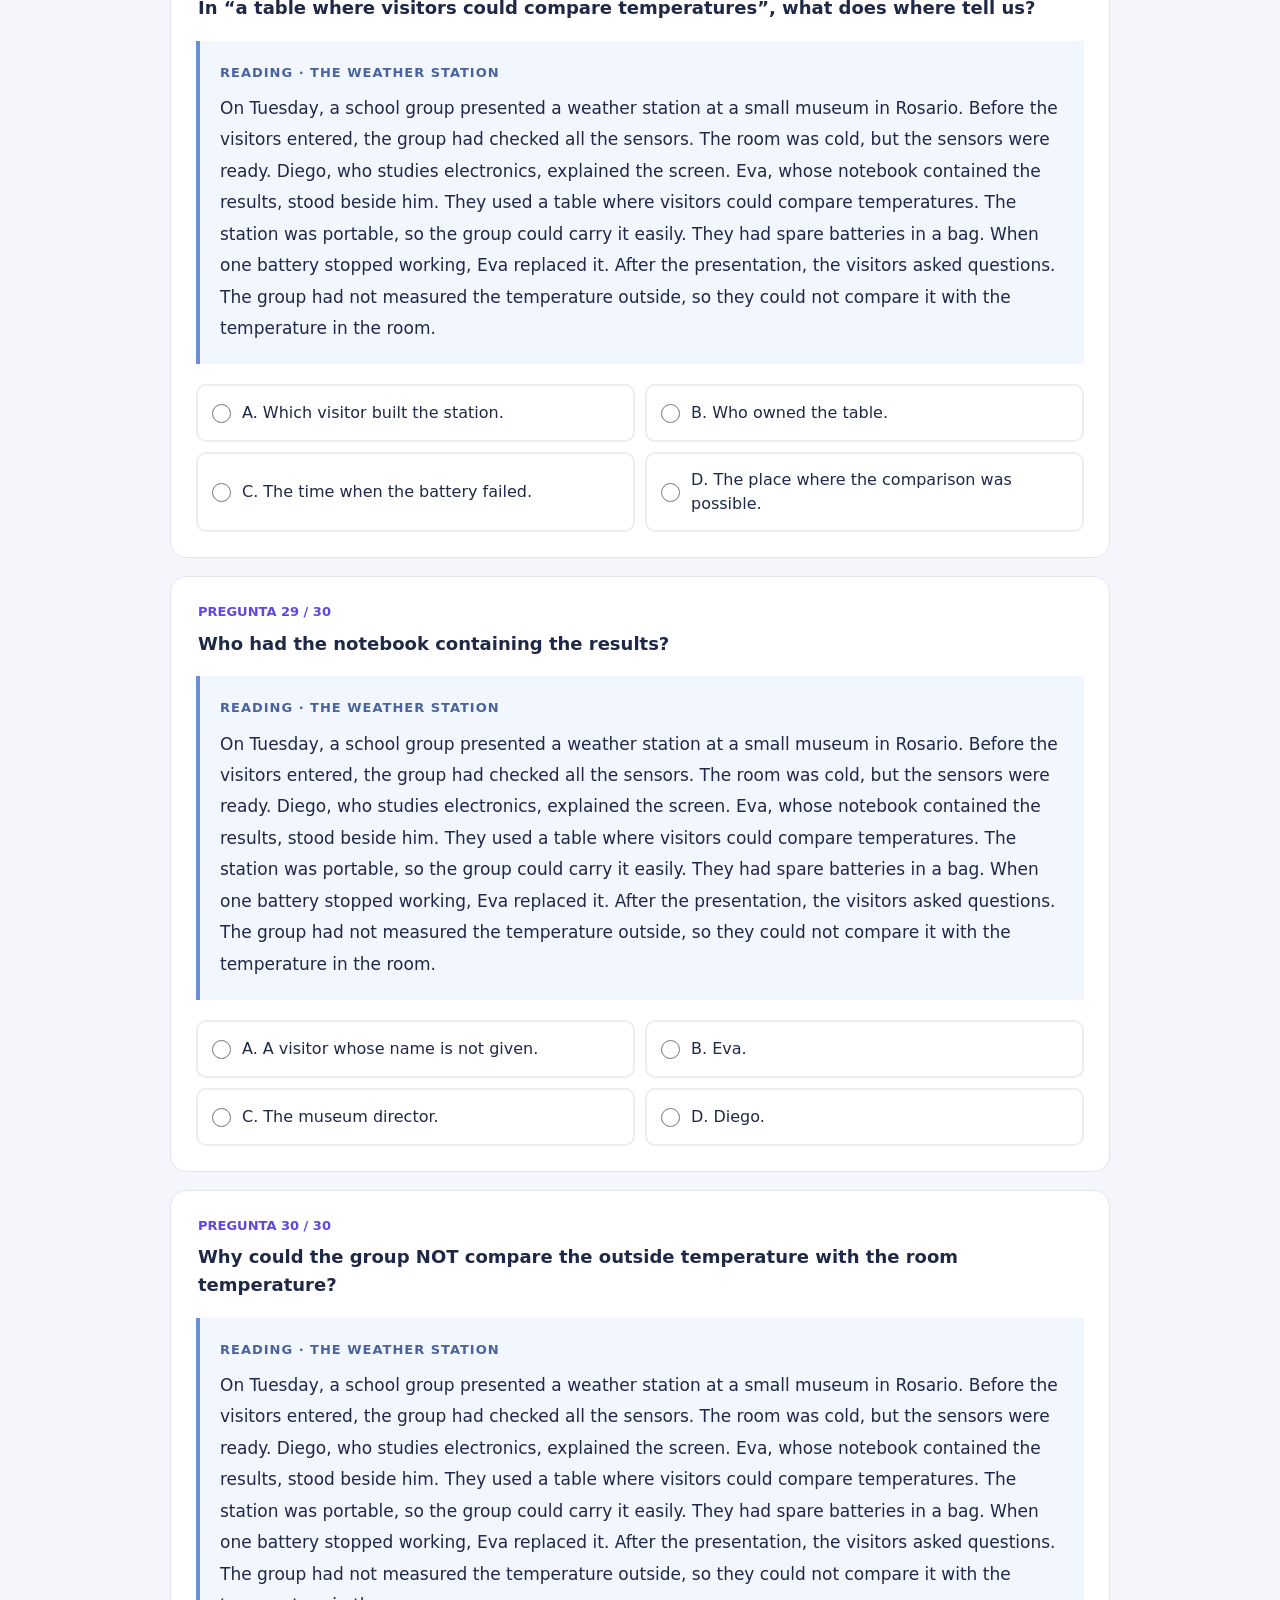
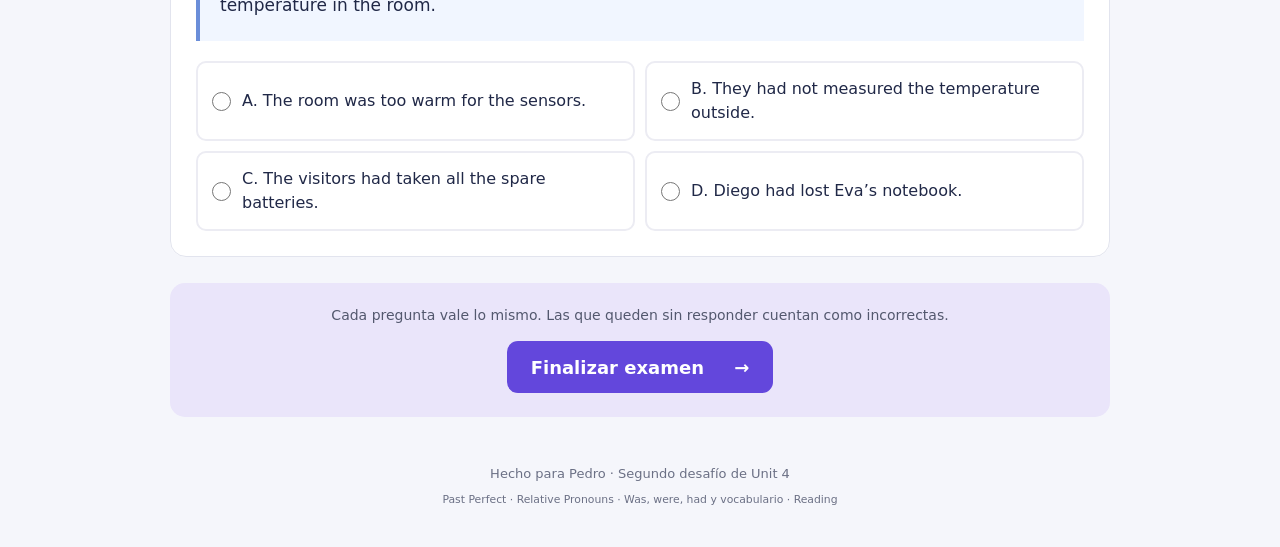
<file: refuerzo.html>
<!doctype html>
<html lang="es-AR">
<head>
  <meta charset="utf-8"><meta name="viewport" content="width=device-width, initial-scale=1">
  <title>Unit 4 — Refuerzo de Pedro</title>
  <meta name="description" content="Segundo desafío de Unit 4: 30 preguntas nuevas para razonar y practicar inglés.">
  <link rel="stylesheet" href="styles.css">
  <script src="refuerzo-questions.js" defer></script><script src="history.js" defer></script><script src="report.js" defer></script><script src="app.js" defer></script>
</head>
<body>
  <header><a class="brand" href="index.html"><span class="logo" aria-hidden="true">e<span>c</span></span> ENGLISH CHALLENGE</a><span class="badge">4.º año · Secundaria</span></header>
  <main>
    <nav class="challenge-nav" aria-label="Secciones"><a href="index.html">01 · Evaluación original</a><a href="refuerzo.html" aria-current="page">02 · Refuerzo de Pedro</a><a href="learning.html">Aprendamos el pasado →</a><a href="verb-families.html">Familias de verbos</a><a href="final.html">Desafío final</a><a href="precision.html">Entrenamiento</a><a href="first-events.html">¿Qué pasó primero?</a></nav>
    <section class="hero"><div><span class="eyebrow">SEGUNDO DESAFÍO · PENSAR PARA APRENDER</span><h1>Unit 4 <span>Refuerzo de Pedro<span class="dot">.</span></span></h1><p>Leé la oración completa antes de elegir.<br>Buscá qué ocurrió primero y a qué se refiere cada palabra.</p><div class="chips"><span>30 preguntas nuevas</span><span>Sin límite de tiempo</span><span>Nota sobre 100</span></div></div><div class="hero-art" aria-hidden="true"><span class="orbit">✦</span><strong>A<span>+</span></strong><small>KEEP GOING!</small></div></section>
    <section class="instructions"><span aria-hidden="true">✦</span><p>Elegí una respuesta por pregunta. Las preguntas se mezclan dentro de cada tema y las opciones cambian de posición en cada intento. Las explicaciones aparecen al finalizar: concentrate en el sentido de la oración, no en la letra de la opción.</p></section>
    <section class="finish" aria-label="Resultados locales de Pedro">
      <div class="result-actions"><button id="last-result" class="primary" type="button">📖 Ver mi último resultado</button><button id="show-history" class="secondary" type="button">Ver historial de Pedro</button></div>
      <p>Los resultados finalizados se guardan solo en este navegador y dispositivo. Pueden perderse al borrar sus datos, usar modo privado o cambiar de dispositivo. Si comparten equipo, usá el perfil del navegador de Pedro: sin cuentas, no se puede distinguir a quienes usan el mismo perfil.</p>
      <p id="history-status" role="status" aria-live="polite"></p>
    </section>
    <section id="history-panel" hidden tabindex="-1" aria-label="Historial local de Pedro"></section>
    <section id="results" hidden tabindex="-1" aria-label="Resultado del examen"></section>
    <div id="exam-area"><div class="progress-panel"><div><strong>Tu progreso</strong><span id="progress-text" aria-live="polite">0 de 30 respondidas</span></div><progress id="progress" value="0" max="30" aria-label="Preguntas respondidas"></progress></div>
    <form id="exam" novalidate><div id="questions"></div><div class="finish"><p id="finish-note">Cada pregunta vale lo mismo. Las que queden sin responder cuentan como incorrectas.</p><button class="primary" type="submit">Finalizar examen <span aria-hidden="true">→</span></button></div></form></div>
    <section id="review" hidden aria-label="Revisión del examen"></section>
    <footer>Hecho para Pedro · Segundo desafío de Unit 4<br><small>Past Perfect · Relative Pronouns · Was, were, had y vocabulario · Reading</small></footer>
  </main>
  <dialog id="pending-dialog" aria-labelledby="pending-title" aria-describedby="pending-description">
    <h2 id="pending-title">Te quedan preguntas por responder</h2>
    <p id="pending-description"></p>
    <div class="dialog-actions"><button id="return-to-exam" class="primary" type="button" autofocus>Volver a responder</button><button id="finish-anyway" class="secondary" type="button">Finalizar igualmente</button></div>
  </dialog>
</body></html>
</file>
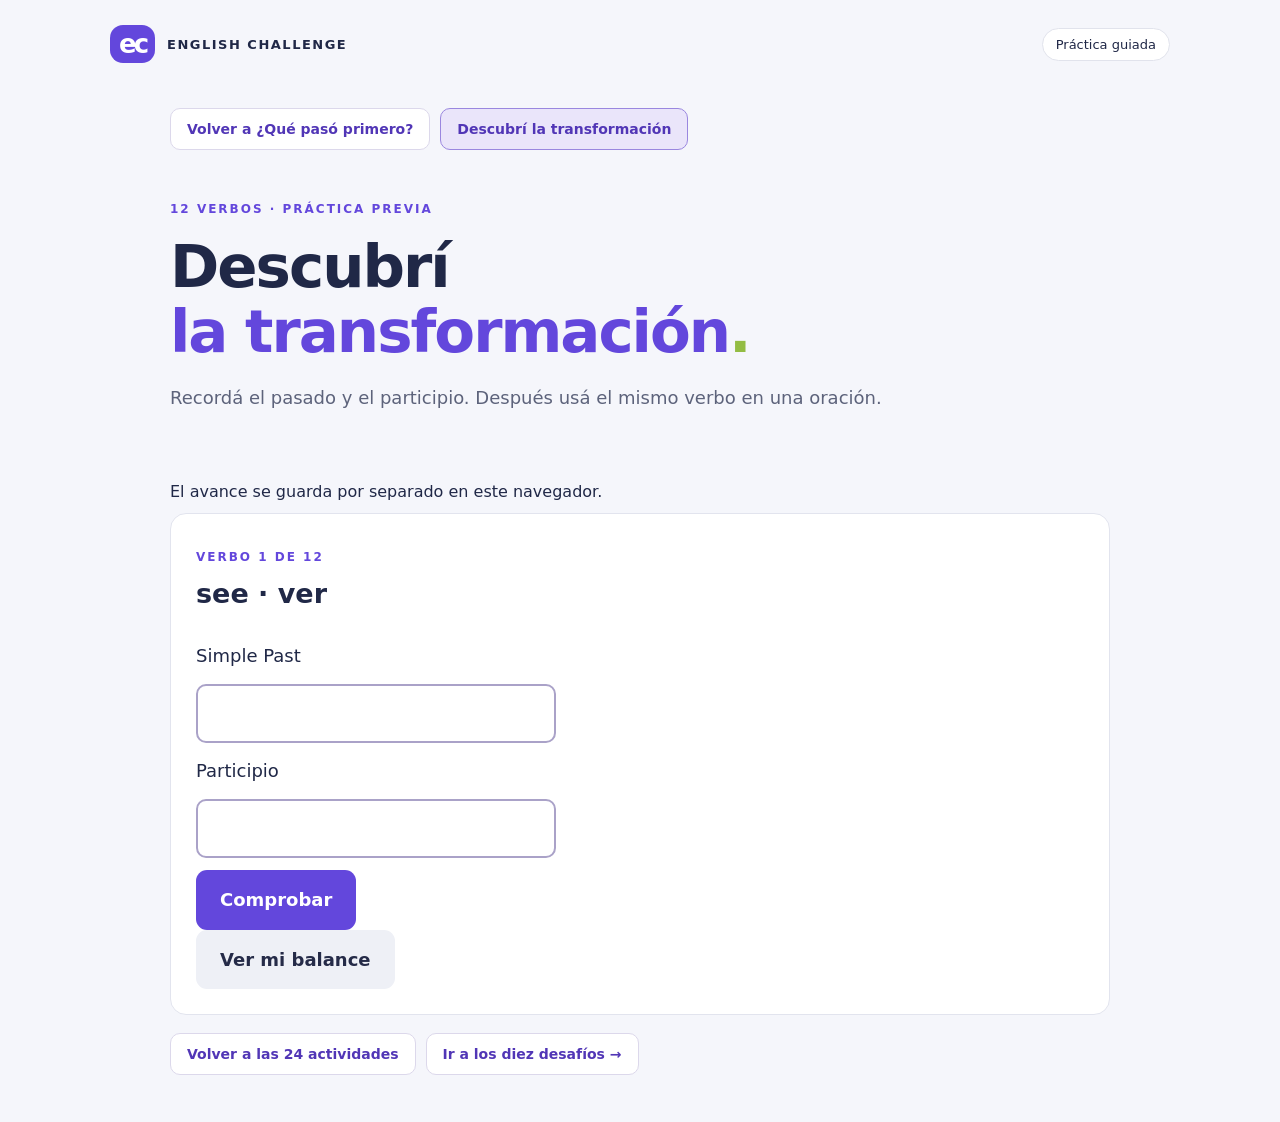
<file: transformaciones.html>
<!doctype html>
<html lang="es-AR"><head><meta charset="utf-8"><meta name="viewport" content="width=device-width, initial-scale=1"><title>Descubrí la transformación · English Challenge</title><link rel="stylesheet" href="styles.css"><link rel="stylesheet" href="learning.css"><script src="transformaciones.js" defer></script></head>
<body><header><a class="brand" href="index.html"><span class="logo" aria-hidden="true">ec</span> ENGLISH CHALLENGE</a><span class="badge">Práctica guiada</span></header><main>
<nav class="challenge-nav" aria-label="Navegación"><a href="first-events.html">Volver a ¿Qué pasó primero?</a><a href="transformaciones.html" aria-current="page">Descubrí la transformación</a></nav>
<section class="hero"><div><span class="eyebrow">12 VERBOS · PRÁCTICA PREVIA</span><h1>Descubrí <span>la transformación<span class="dot">.</span></span></h1><p>Recordá el pasado y el participio. Después usá el mismo verbo en una oración.</p></div></section>
<p id="transform-status" class="answer-line" role="status"></p><section id="transform-area" class="question rule-card" tabindex="-1" aria-label="Práctica de transformaciones"></section>
<nav class="challenge-nav" aria-label="Continuar"><a href="first-events.html">Volver a las 24 actividades</a><a href="first-events-extra.html">Ir a los diez desafíos →</a></nav>
</main></body></html>
</file>
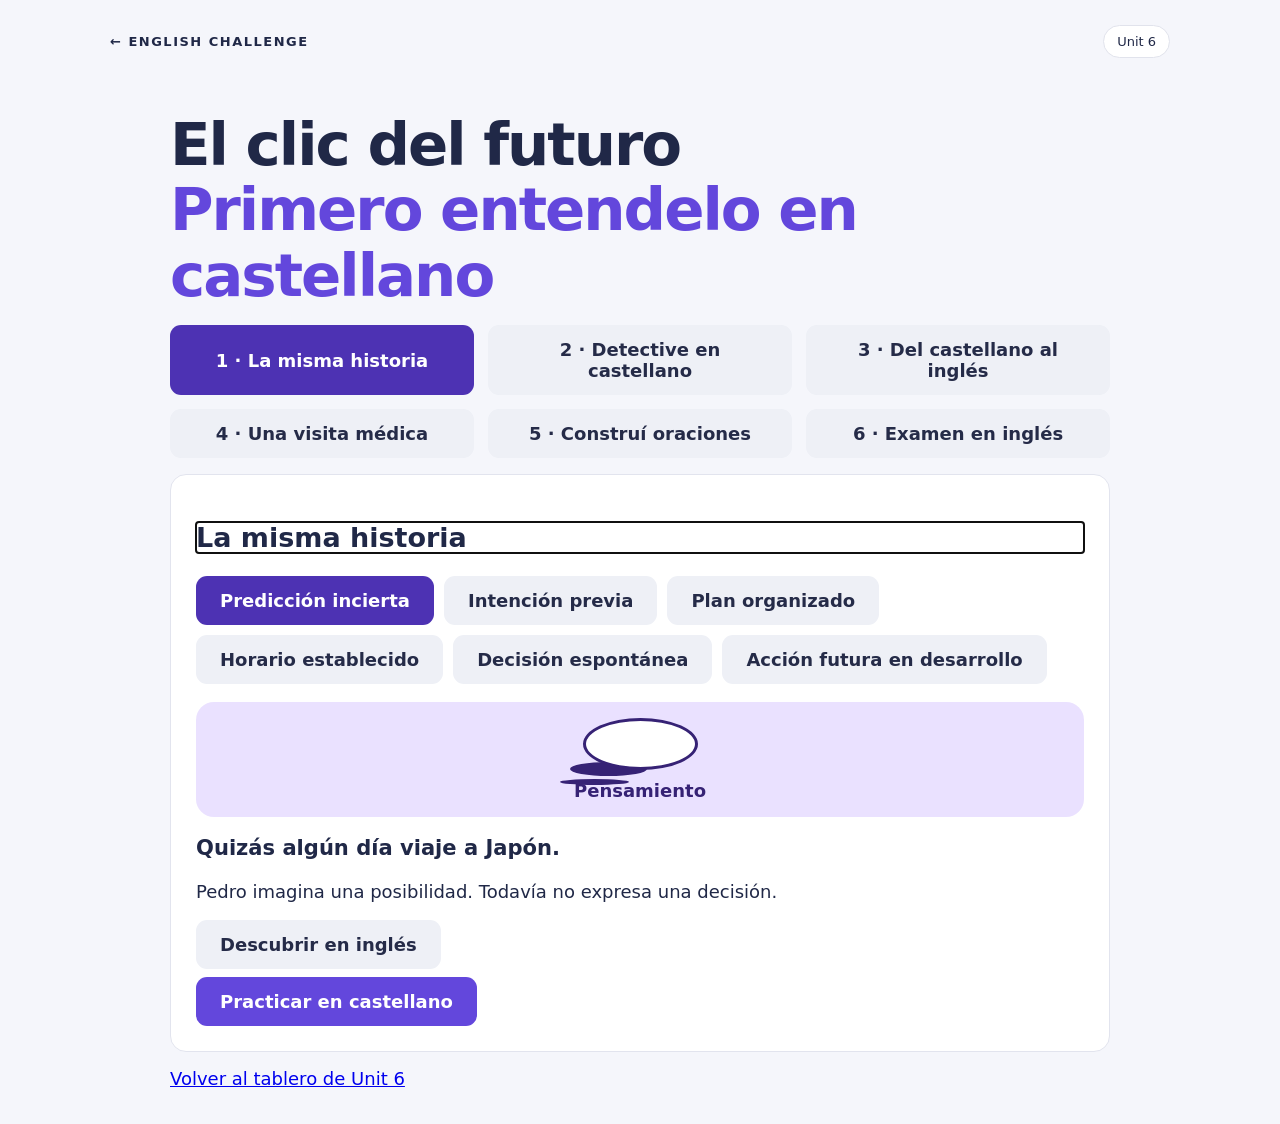
<file: unit6-click.html>
<!doctype html>
<html lang="es-AR">
<meta charset="utf-8">
<meta name="viewport" content="width=device-width, initial-scale=1">
<title>El clic del futuro · English Challenge</title>
<link rel="stylesheet" href="styles.css">
<link rel="stylesheet" href="unit6.css">
<link rel="stylesheet" href="unit6-click.css">
<script src="unit6-click-data.js" defer></script>
<script src="unit6-click.js" defer></script>
<body><header><a class="brand" href="unit6.html">← ENGLISH CHALLENGE</a><span class="badge">Unit 6</span></header>
<main class="unit6 click">
<h1>El clic del futuro <span>Primero entendelo en castellano</span></h1>
<nav id="click-nav" class="unit6-map" aria-label="Etapas"></nav>
<section id="click-stage" class="question" aria-label="Actividad"></section>
<a href="unit6.html">Volver al tablero de Unit 6</a>
</main></body></html>
</file>
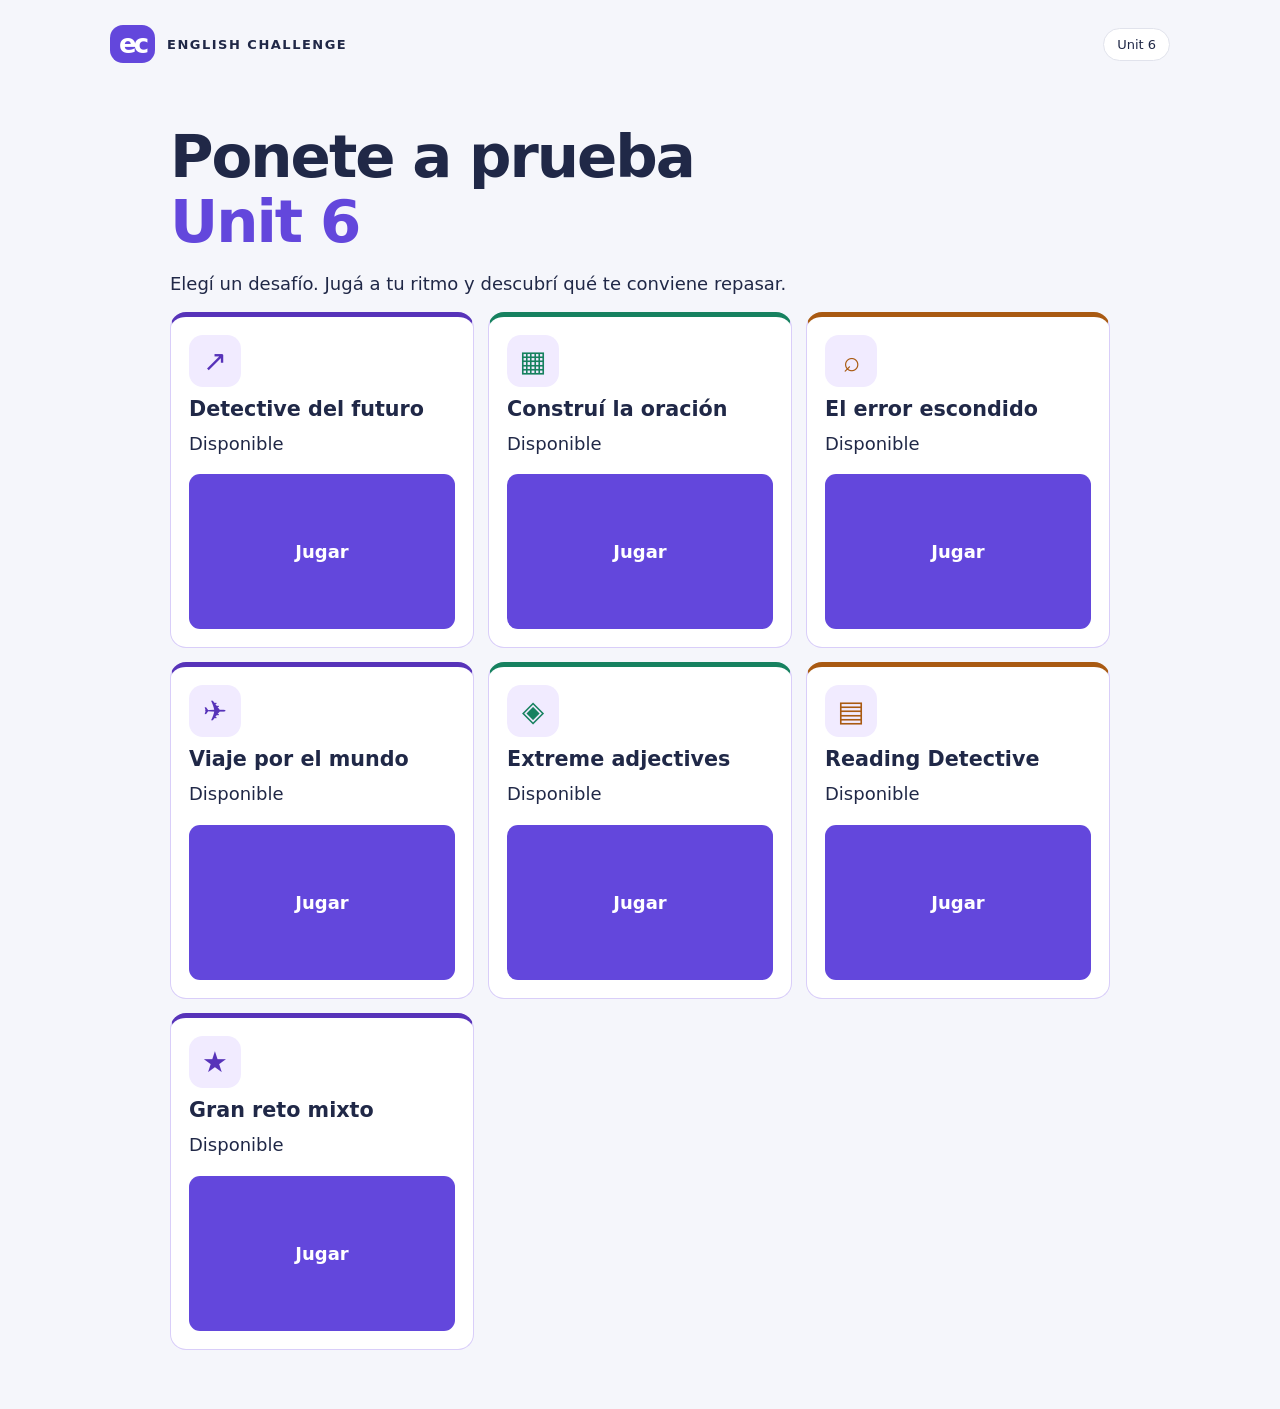
<file: unit6-practice.html>
<!doctype html>
<html lang="es-AR">
<head>
<meta charset="utf-8">
<meta name="viewport" content="width=device-width, initial-scale=1">
<title>Ponete a prueba · Unit 6</title>
<link rel="stylesheet" href="styles.css">
<link rel="stylesheet" href="unit6.css">
<link rel="stylesheet" href="unit6-practice.css">
<script src="unit6-practice-data.js" defer></script>
<script src="unit6-practice.js" defer></script>
</head>
<body>
<header><a class="brand" href="unit6.html"><span class="logo" aria-hidden="true">ec</span> ENGLISH CHALLENGE</a><span class="badge">Unit 6</span></header>
<main class="unit6 practice">
<section id="practice-board">
<h1>Ponete a prueba <span>Unit 6</span></h1>
<p>Elegí un desafío. Jugá a tu ritmo y descubrí qué te conviene repasar.</p>
<div class="unit6-map" id="practice-cards"></div>
<p id="practice-storage" role="status"></p>
</section>
<section id="practice-game" hidden>
<button type="button" class="secondary" id="practice-back">← Volver a desafíos</button>
<h2 id="practice-title" tabindex="-1"></h2>
<div id="practice-round"></div>
</section>
</main>
</body>
</html>
</file>
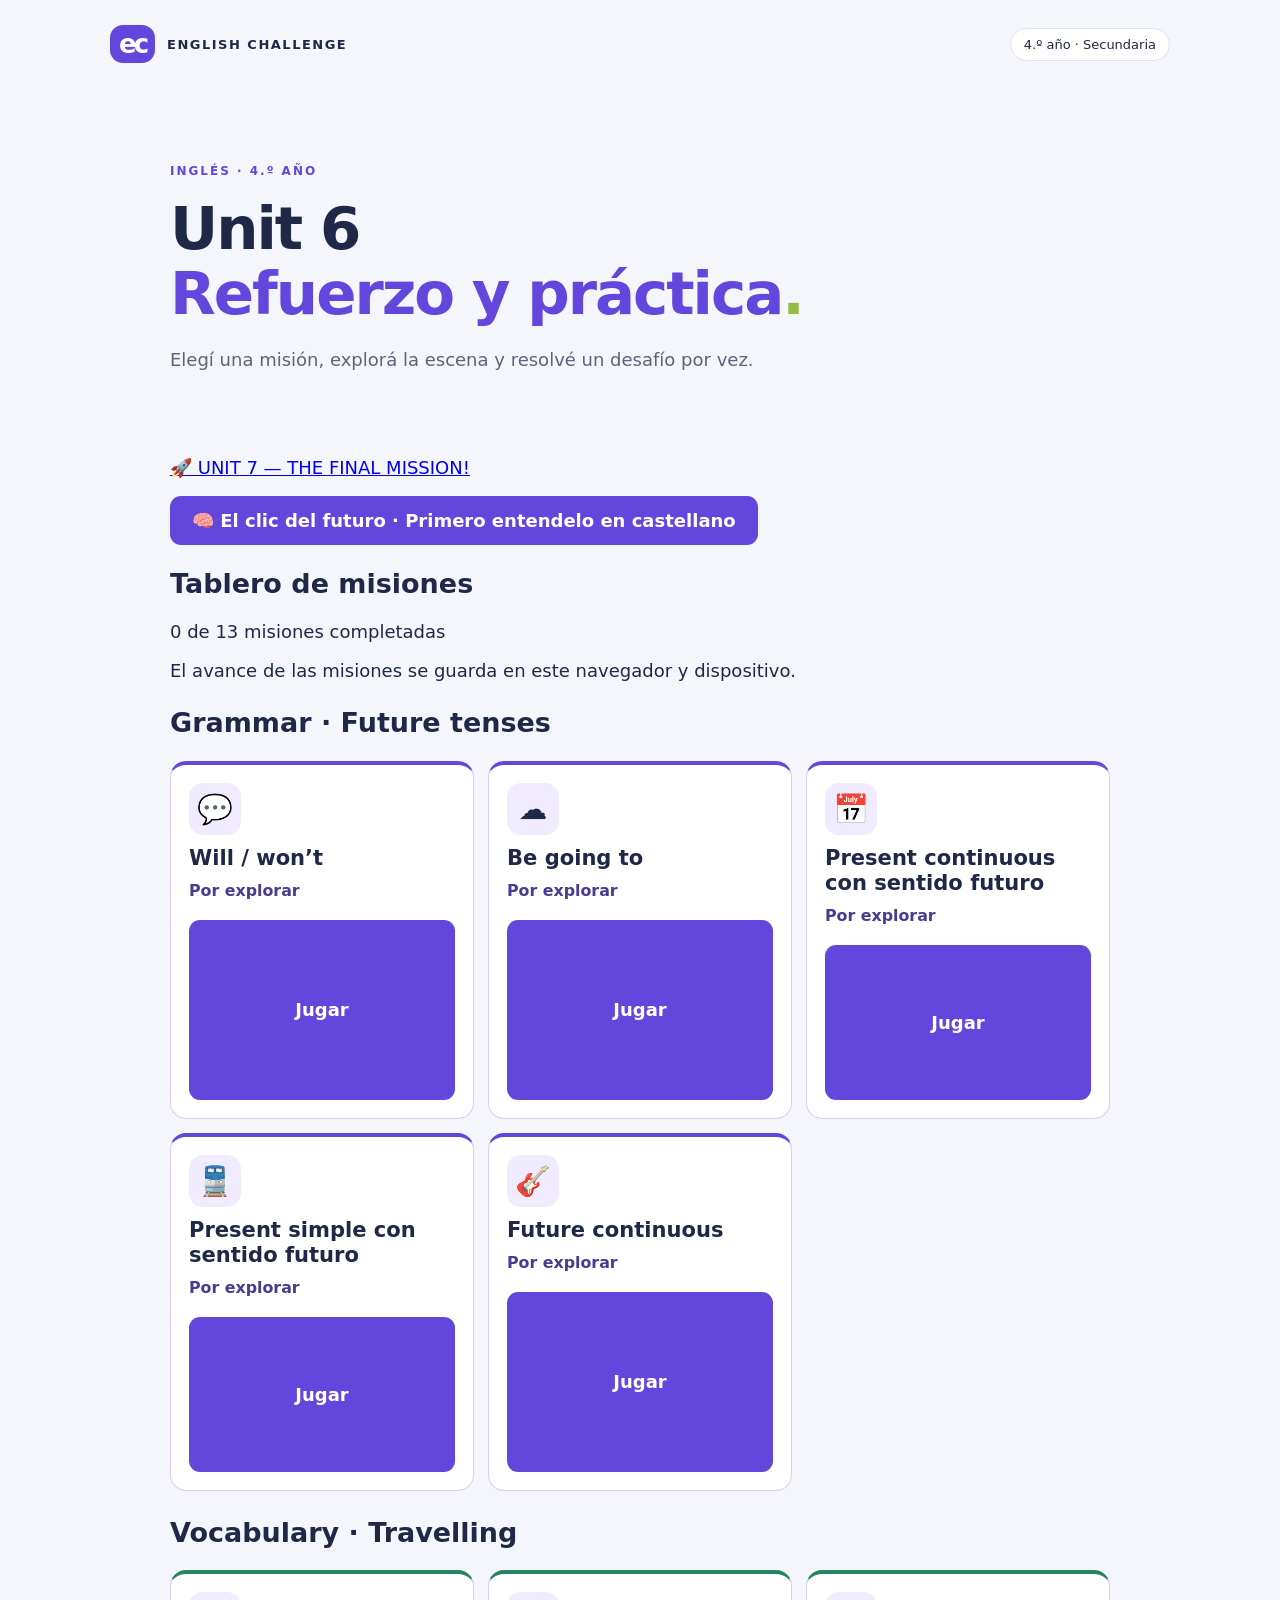
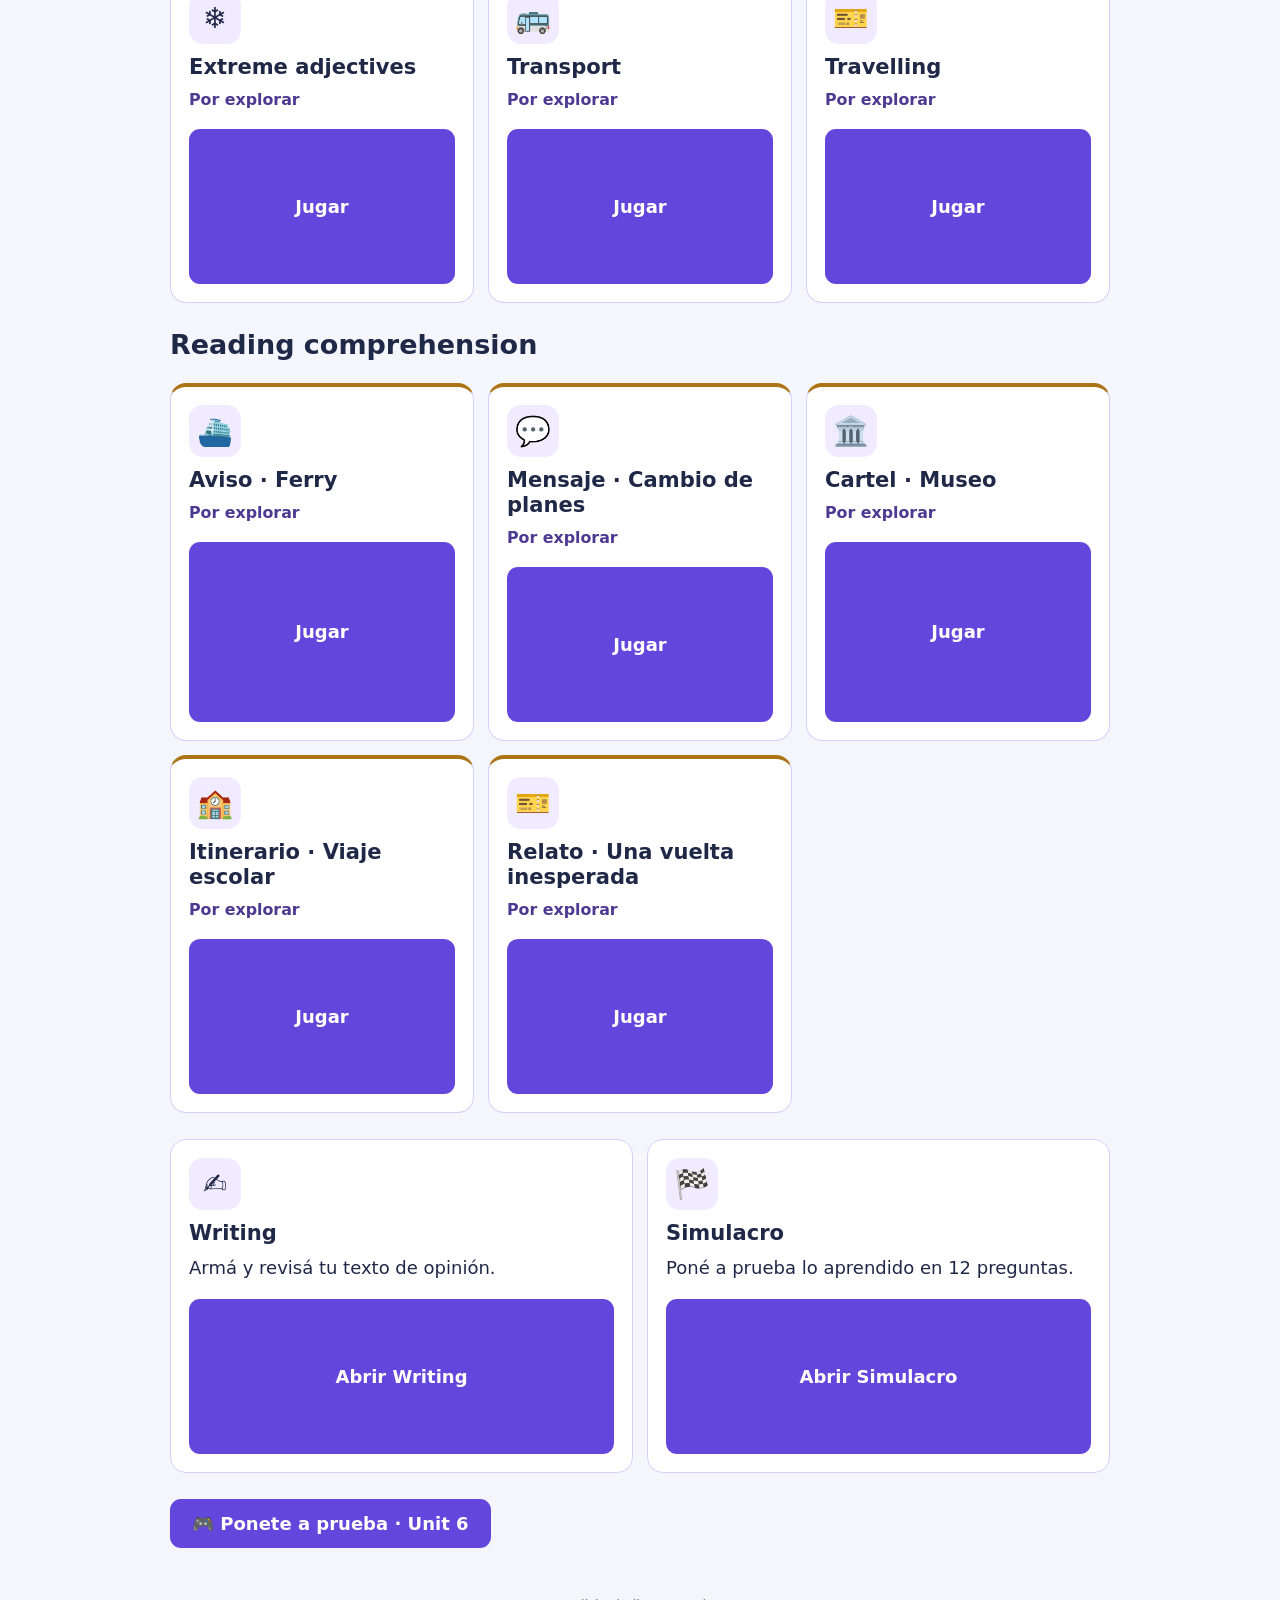
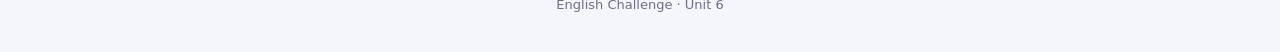
<file: unit6.html>
<!doctype html>
<html lang="es-AR">
<head>
  <meta charset="utf-8">
  <meta name="viewport" content="width=device-width, initial-scale=1">
  <title>Unit 6 — Refuerzo y práctica · English Challenge</title>
  <link rel="stylesheet" href="styles.css">
  <link rel="stylesheet" href="unit6.css">
  <script src="unit6-data.js" defer></script>
  <script src="unit6.js" defer></script>
</head>
<body>
  <header><a class="brand" href="index.html"><span class="logo" aria-hidden="true">ec</span> ENGLISH CHALLENGE</a><span class="badge">4.º año · Secundaria</span></header>
  <main class="unit6">
    <section class="hero"><div><span class="eyebrow">INGLÉS · 4.º AÑO</span><h1>Unit 6 <span>Refuerzo y práctica<span class="dot">.</span></span></h1><p>Elegí una misión, explorá la escena y resolvé un desafío por vez.</p></div></section>
    <div id="unit6-board"><p><a href="unit7.html">🚀 UNIT 7 — THE FINAL MISSION!</a></p>
      <a class="practice-entry primary" href="unit6-click.html">🧠 El clic del futuro · Primero entendelo en castellano</a><h2 id="board-title" tabindex="-1">Tablero de misiones</h2>
      <p id="board-progress" role="status"></p>
      <p>El avance de las misiones se guarda en este navegador y dispositivo.</p>
    <section id="grammar" aria-labelledby="grammar-title"><h2 id="grammar-title">Grammar · Future tenses</h2></section>
    <section id="vocabulary" aria-labelledby="vocabulary-title"><h2 id="vocabulary-title">Vocabulary · Travelling</h2></section>
    <section id="reading" aria-labelledby="reading-title"><h2 id="reading-title">Reading comprehension</h2></section>
      <div id="unit6-extra" class="unit6-map"></div><a class="practice-entry primary" href="unit6-practice.html">🎮 Ponete a prueba · Unit 6</a>
    </div>
    <div id="unit6-play" hidden>
      <button id="unit6-return" class="secondary" type="button">← Volver a misiones</button>
      <article id="unit6-mission" class="question unit6-mission" hidden></article>
    </div>
    <section hidden id="writing" class="question" aria-labelledby="writing-title">
      <h2 id="writing-title">Writing · Opinion essay</h2>
      <h3>Paso 1 de 5 · Mirá</h3><ol class="unit6-scene"><li><span aria-hidden="true">💬</span><strong>Tomá postura</strong></li><li><span aria-hidden="true">🧩</span><strong>Dos razones y una objeción</strong></li><li><span aria-hidden="true">🏁</span><strong>Cerrá tu idea</strong></li></ol><details><summary>Paso 2 de 5 · Entendé</summary><p>Un texto de opinión presenta tu postura y la justifica con razones. Cada párrafo cumple una función. Usá un ejemplo concreto para explicar cada razón.</p>
      </details><details><summary>Paso 3 de 5 · Mirá cómo se resuelve</summary><p><strong>Modelo.</strong> ¿Debería el colegio organizar más viajes cortos?</p>
      <ol>
        <li><strong>Introducción.</strong> Presentá el tema y da tu postura. <span lang="en">In my opinion, schools should organise more short trips.</span> En mi opinión, los colegios deberían organizar más viajes cortos.</li>
        <li><strong>Primer argumento.</strong> Explicá una ventaja y da un ejemplo. <span lang="en">Firstly, students can learn outside the classroom. For example, they can see real fossils at a museum.</span> Primero, pueden aprender fuera del aula. Por ejemplo, pueden ver fósiles reales en un museo.</li>
        <li><strong>Segundo argumento.</strong> Sumá otra razón. <span lang="en">Moreover, short trips give students a chance to work together.</span> Además, los viajes cortos les dan una oportunidad de trabajar juntos.</li>
        <li><strong>Opinión contraria.</strong> Presentá una objeción y respondela. <span lang="en">Some people argue that trips are expensive. However, local visits can cost very little.</span> Algunas personas sostienen que los viajes son caros. Sin embargo, las visitas locales pueden costar muy poco.</li>
        <li><strong>Conclusión.</strong> Retomá tu postura a partir de las razones anteriores. <span lang="en">In conclusion, short trips are a good way to learn together.</span> En conclusión, son una buena manera de aprender juntos.</li>
      </ol>
      </details><details><summary>Paso 4 de 5 · Jugá con tus ideas</summary><p><strong>Tu turno.</strong> <span lang="en">Should students travel to school by public transport?</span> ¿Deberían los estudiantes viajar al colegio en transporte público? Anotá primero tu postura, dos razones distintas, un ejemplo para cada una y una objeción. Después armá los cinco párrafos.</p>
      <label for="unit6-draft"><strong>Tu borrador en inglés</strong></label>
      <textarea id="unit6-draft" lang="en" rows="10" spellcheck="true"></textarea>
      <p>El borrador queda disponible mientras esta página siga abierta. Copialo si querés conservarlo.</p>
      </details><details><summary>Paso 5 de 5 · Descubrí por qué</summary><p>Si falta una razón, preguntate qué ejemplo convencería a alguien que piensa distinto. Volvé al borrador y probá otra versión.</p><fieldset class="unit6-checklist"><legend>Revisá tu texto</legend>
        <label><input type="checkbox"> Presenté el tema y se entiende mi postura.</label>
        <label><input type="checkbox"> Expliqué dos razones distintas con ejemplos.</label>
        <label><input type="checkbox"> Incluí una opinión contraria y respondí con una razón.</label>
        <label><input type="checkbox"> Usé conectores y cerré retomando mi postura.</label>
        <label><input type="checkbox"> Releí cada oración y revisé verbos, mayúsculas y puntuación.</label>
      </fieldset>
      <p>Esta lista es para autoevaluarte. El borrador se revisa a mano.</p></details>
    </section>
    <section hidden id="mock" aria-labelledby="mock-title">
      <h2 id="mock-title">Simulacro integrador</h2>
      <p>12 preguntas de Grammar, Vocabulary y Reading. Cada intento cambia la selección y el orden. Vas a ver la corrección al finalizar. La escritura se practica en <button id="mock-writing" type="button" class="secondary">Ir a Writing</button>.</p>
      <button id="unit6-start" class="primary" type="button">Empezar simulacro</button>
      <p id="unit6-score" tabindex="-1" aria-live="polite"></p>
      <div id="unit6-exam"></div>
    </section>
    <footer>English Challenge · Unit 6</footer>
  </main>
</body>
</html>
</file>
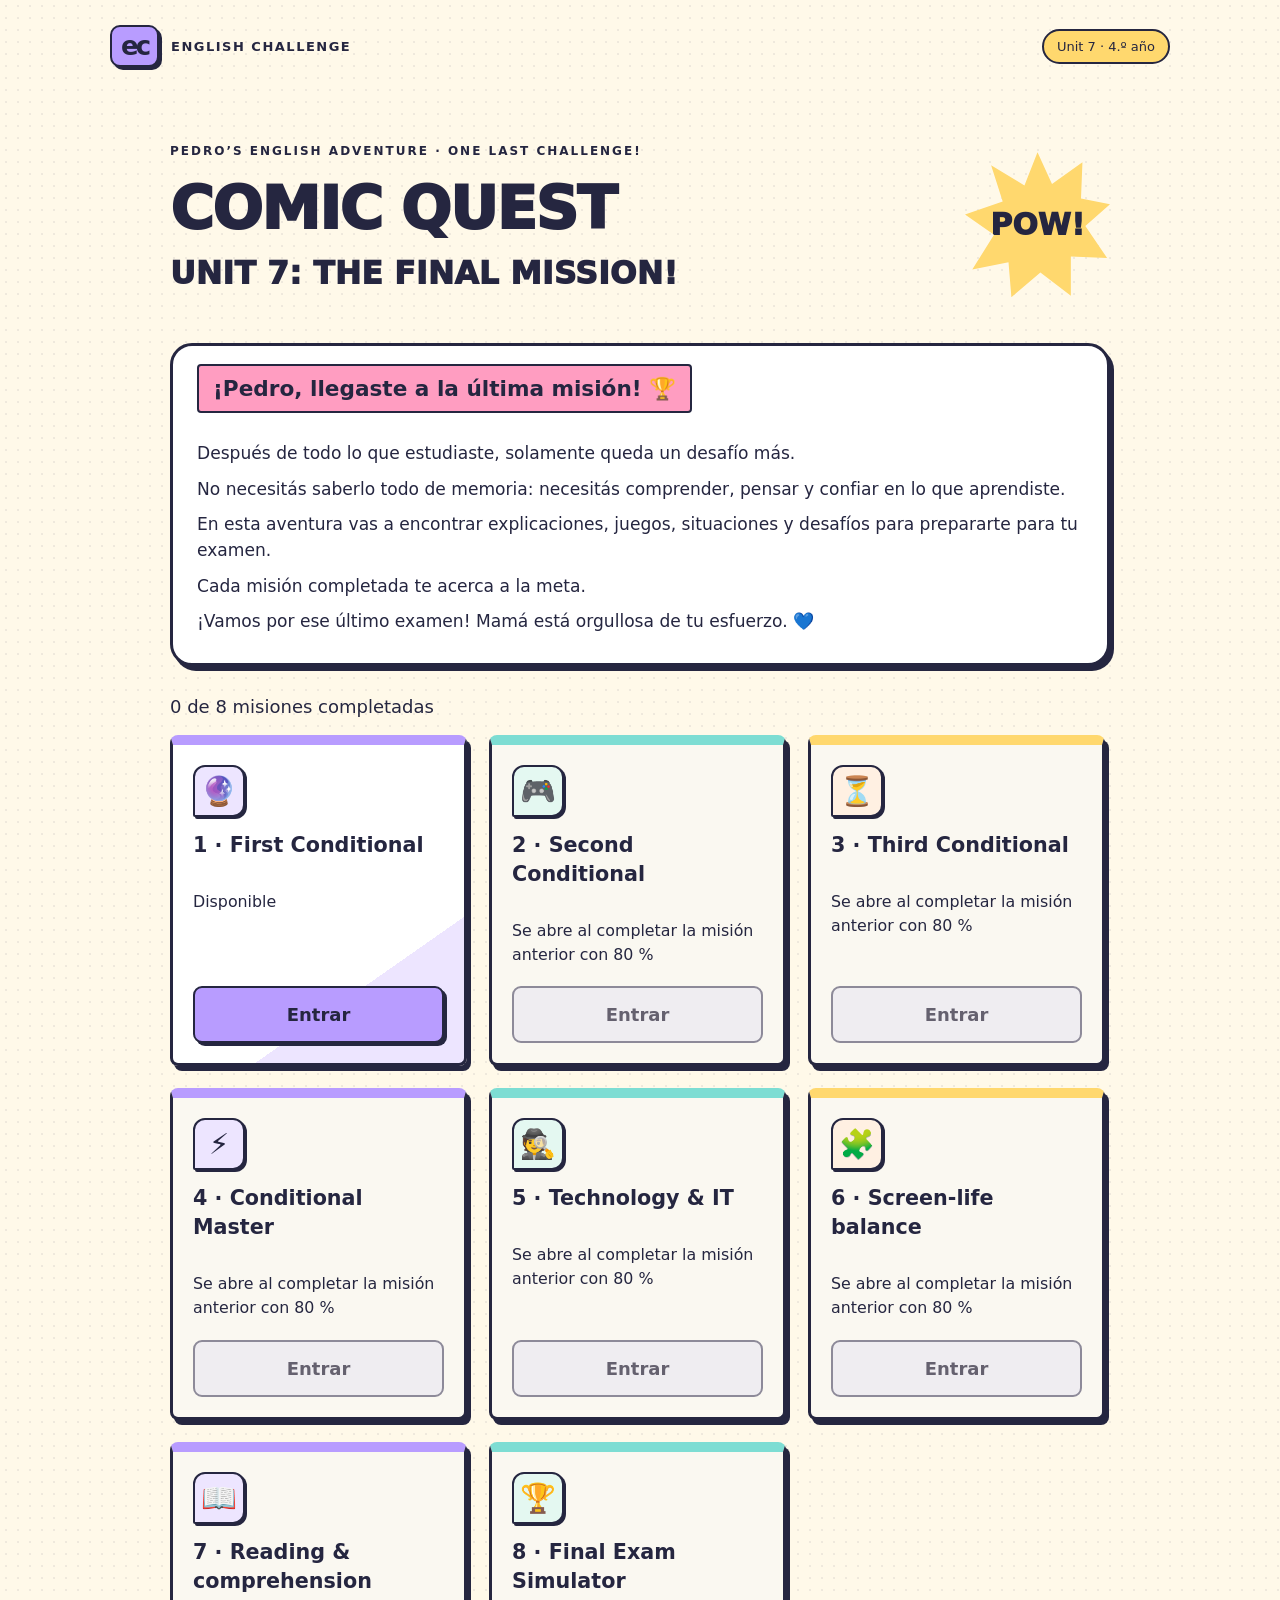
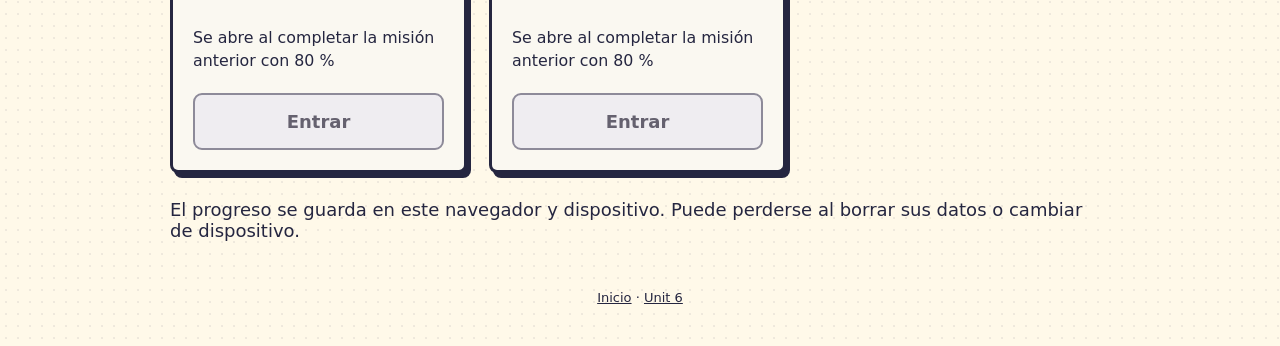
<file: unit7.html>
<!doctype html>
<html lang="es-AR">
<head>
  <meta charset="utf-8">
  <meta name="viewport" content="width=device-width, initial-scale=1">
  <title>COMIC QUEST — UNIT 7: THE FINAL MISSION!</title>
  <link rel="stylesheet" href="styles.css">
  <link rel="stylesheet" href="unit7.css?v=comic-20261119">
  <script src="unit7-data.js" defer></script>
  <script src="unit7.js?v=comic-20261119" defer></script>
</head>
<body>
  <header><a class="brand" href="index.html"><span class="logo" aria-hidden="true">ec</span> ENGLISH CHALLENGE</a><span class="badge">Unit 7 · 4.º año</span></header>
  <main class="u7">
    <section id="u7-board">
      <div class="hero"><div><span class="eyebrow">PEDRO’S ENGLISH ADVENTURE · ONE LAST CHALLENGE!</span><h1>Comic Quest <span>Unit 7: The Final Mission!</span></h1></div><div class="u7-planet" aria-hidden="true">POW!<span>✦</span></div></div>
      <div class="u7-welcome">
        <h2>¡Pedro, llegaste a la última misión! 🏆</h2>
        <p>Después de todo lo que estudiaste, solamente queda un desafío más.</p>
        <p>No necesitás saberlo todo de memoria: necesitás comprender, pensar y confiar en lo que aprendiste.</p>
        <p>En esta aventura vas a encontrar explicaciones, juegos, situaciones y desafíos para prepararte para tu examen.</p>
        <p>Cada misión completada te acerca a la meta.</p>
        <p>¡Vamos por ese último examen! Mamá está orgullosa de tu esfuerzo. 💙</p>
      </div>
      <p id="u7-total" role="status"></p>
      <div id="u7-map" class="u7-map"></div>
      <section id="u7-complete" hidden>
        <div class="u7-celebration">
          <h2>🏆 MISSION COMPLETE!</h2>
          <p>Pedro, llegaste al final.</p>
          <p>No importa cuántas veces tuviste que volver a intentar un ejercicio. Lo importante es todo lo que aprendiste en el camino.</p>
          <p>Este es tu último examen y estás mucho más preparado de lo que imaginás.</p>
          <p>Confiá en vos, leé bien las consignas y pensá antes de responder.</p>
          <p>Estoy orgullosa de vos.</p>
          <p>Con amor, mamá. 💙</p>
        </div>
        <article class="u7-diploma"><span aria-hidden="true">✦ ✦ ✦</span><h2>Diploma de finalización</h2><p>English Challenge · Unit 7</p><strong>Pedro</strong><p>Completó las ocho misiones de The Final Mission!</p><p>Comprender · Pensar · Volver a intentar</p></article>
        <button id="u7-print" class="primary" type="button">Imprimir o guardar diploma como PDF</button>
      </section>
    </section>
    <section id="u7-play" hidden>
      <div class="u7-toolbar"><button id="u7-home" type="button" class="secondary">← Volver a misiones</button><button id="u7-rules" type="button" class="secondary">Consultar explicaciones</button></div>
      <p id="u7-phase" class="eyebrow"></p>
      <progress id="u7-progress" max="1" value="0" aria-label="Avance dentro de la actividad"></progress>
      <article id="u7-content" class="question" tabindex="-1"></article>
    </section>
    <p id="u7-storage" role="status">El progreso se guarda en este navegador y dispositivo. Puede perderse al borrar sus datos o cambiar de dispositivo.</p>
    <footer><a href="index.html">Inicio</a> · <a href="unit6.html">Unit 6</a></footer>
  </main>
</body>
</html>
</file>
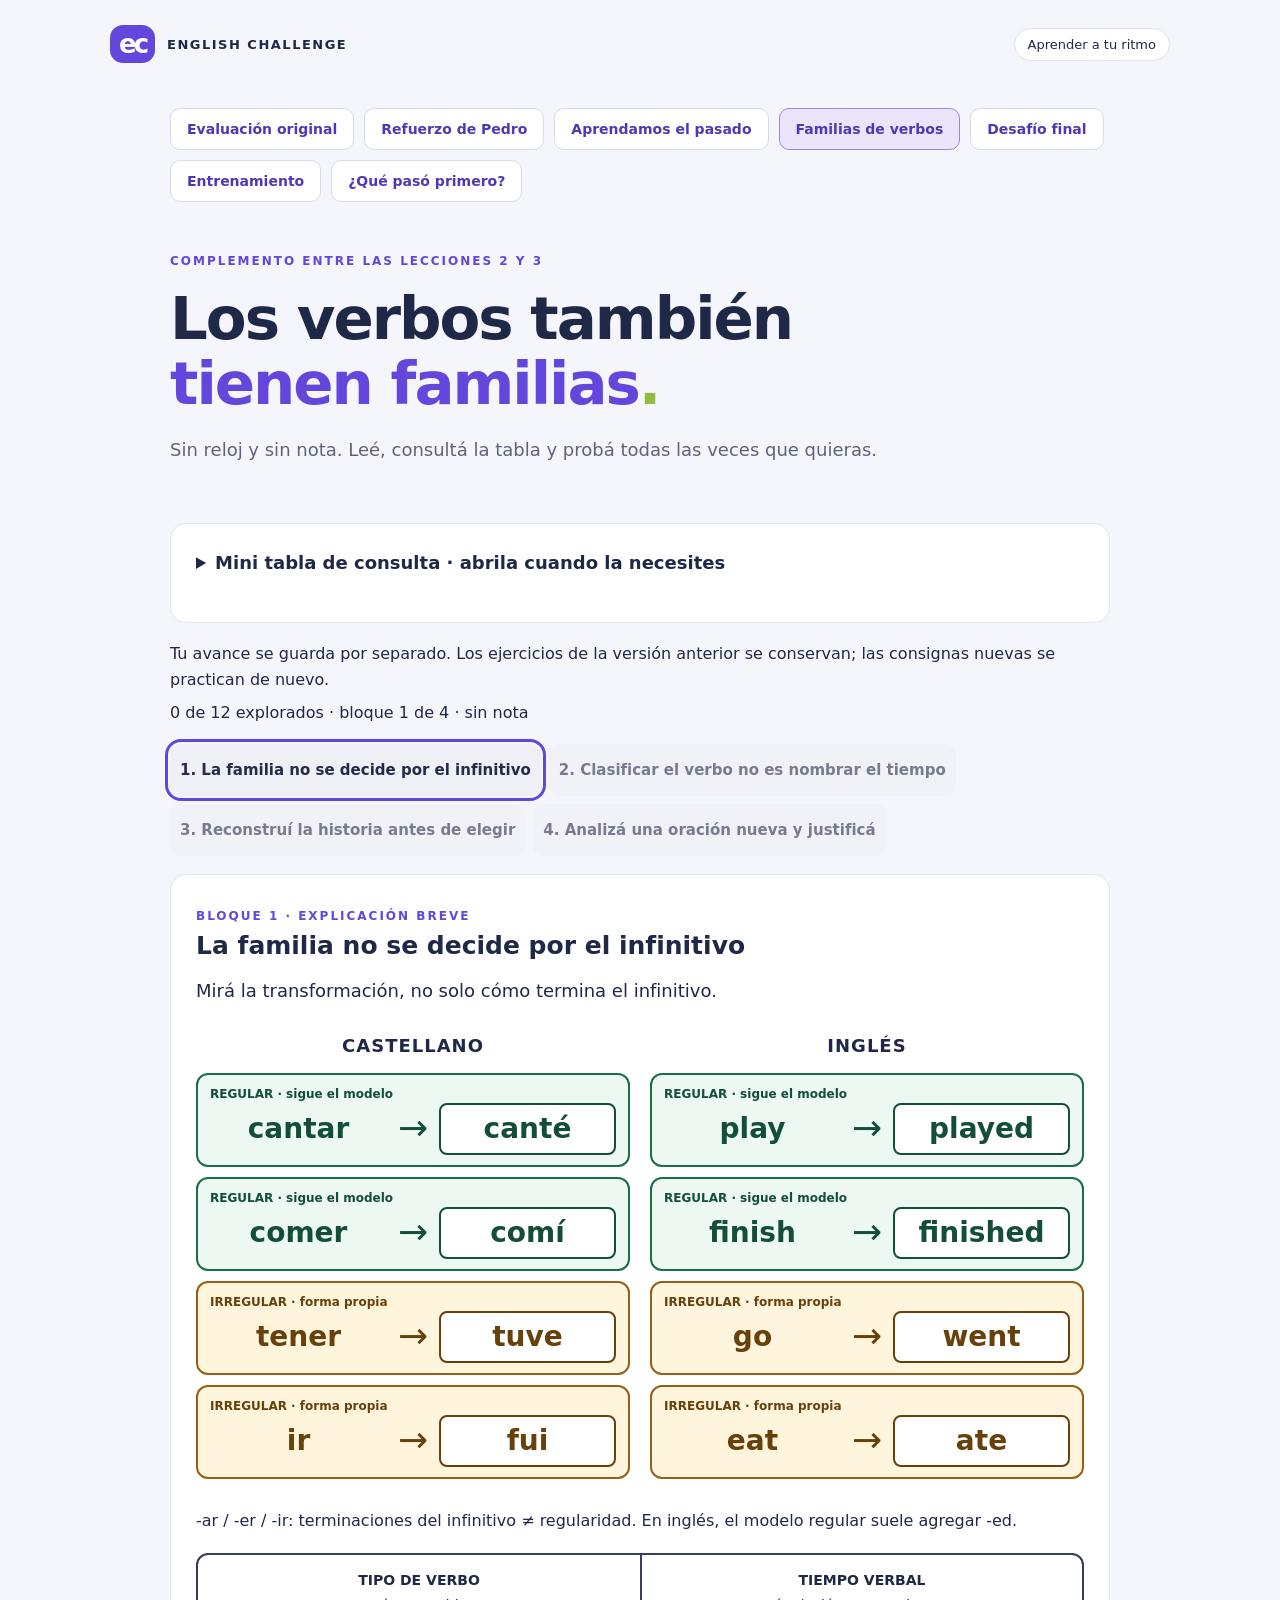
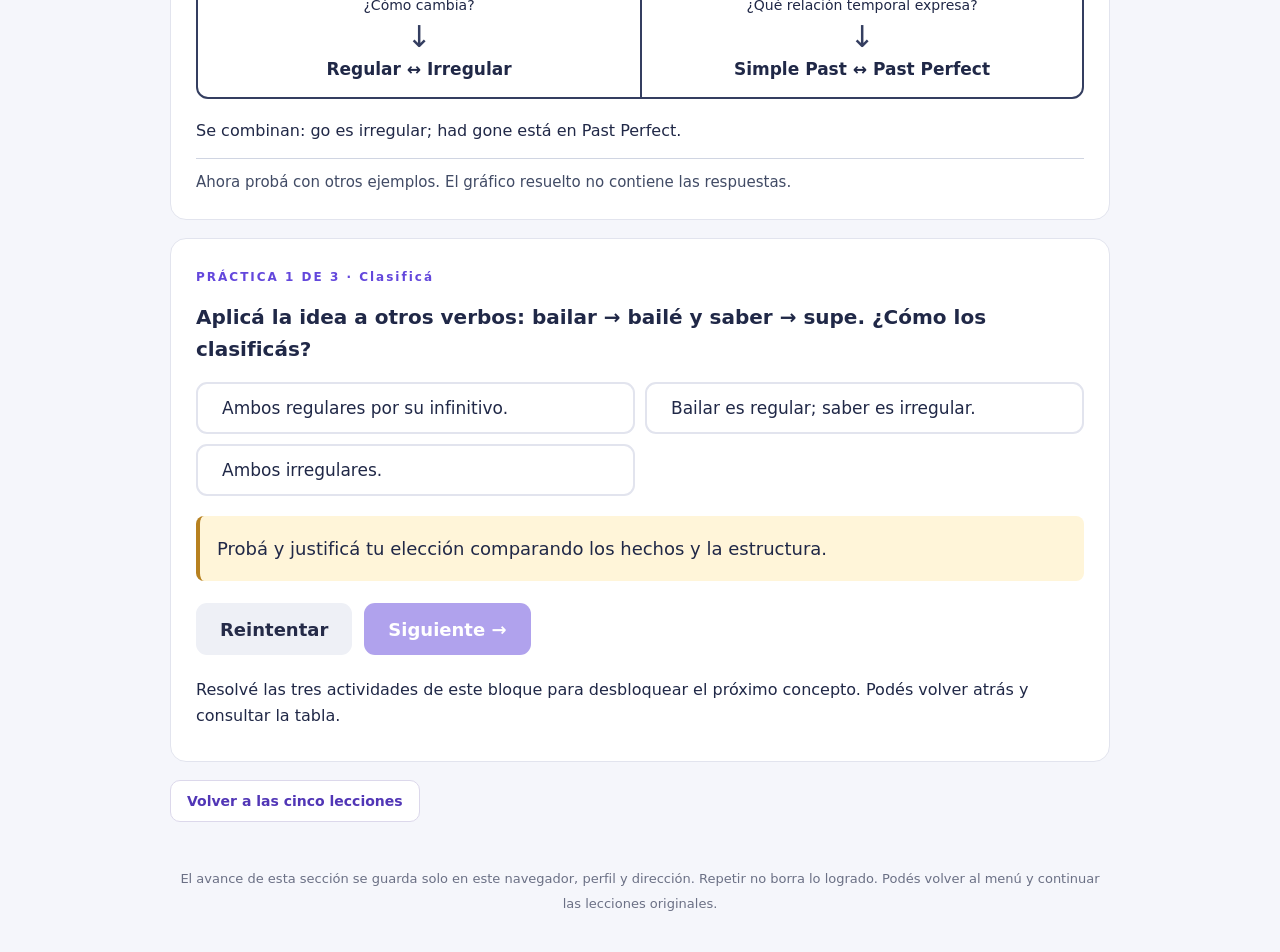
<file: verb-families.html>
<!doctype html>
<html lang="es-AR"><head><meta charset="utf-8"><meta name="viewport" content="width=device-width, initial-scale=1"><title>Los verbos también tienen familias · English Challenge</title><link rel="stylesheet" href="styles.css"><link rel="stylesheet" href="learning.css"><link rel="stylesheet" href="verb-families.css"><script src="verb-families.js" defer></script></head>
<body><header><a class="brand" href="index.html"><span class="logo" aria-hidden="true">ec</span> ENGLISH CHALLENGE</a><span class="badge">Aprender a tu ritmo</span></header><main>
<nav class="challenge-nav" aria-label="Secciones"><a href="index.html">Evaluación original</a><a href="refuerzo.html">Refuerzo de Pedro</a><a href="learning.html">Aprendamos el pasado</a><a href="verb-families.html" aria-current="page">Familias de verbos</a><a href="final.html">Desafío final</a><a href="precision.html">Entrenamiento</a><a href="first-events.html">¿Qué pasó primero?</a></nav>
<section class="hero"><div><span class="eyebrow">COMPLEMENTO ENTRE LAS LECCIONES 2 Y 3</span><h1>Los verbos también <span>tienen familias<span class="dot">.</span></span></h1><p>Sin reloj y sin nota. Leé, consultá la tabla y probá todas las veces que quieras.</p></div></section>
<details class="question rule-card"><summary><strong>Mini tabla de consulta · abrila cuando la necesites</strong></summary><div class="table-scroll" role="region" aria-label="Tabla de verbos, desplazable horizontalmente" tabindex="0"><table class="verbs"><caption>Base, pasado simple, participio y traducción</caption><thead><tr><th scope="col">Base</th><th scope="col">Pasado simple</th><th scope="col">Participio</th><th scope="col">Traducción</th></tr></thead><tbody id="families-table"></tbody></table></div><p>Have es irregular aunque pasado y participio coincidan: had / had. En <span lang="en">I had a guitar</span>, had significa tenía; en <span lang="en">I had played</span>, had ayuda a formar había jugado.</p></details>
<p id="families-storage" class="answer-line" role="status"></p><p id="families-progress" class="answer-line" aria-live="polite"></p>
<nav id="families-nav" class="activity-nav" aria-label="Bloques de aprendizaje y desbloqueo"></nav>
<section id="families-concept" class="question rule-card" tabindex="-1" aria-label="Explicación breve y ejemplo resuelto"></section><section id="families-practice" class="question" tabindex="-1" aria-label="Práctica de familias verbales"></section>
<nav class="challenge-nav" aria-label="Volver a las lecciones"><a href="learning.html">Volver a las cinco lecciones</a></nav>
<footer>El avance de esta sección se guarda solo en este navegador, perfil y dirección. Repetir no borra lo logrado. Podés volver al menú y continuar las lecciones originales.</footer>
</main></body></html>
</file>
<file: styles.css>
:root{font-family:system-ui,-apple-system,BlinkMacSystemFont,"Segoe UI",sans-serif;color:#202847;background:#f5f6fb;font-size:18px;--purple:#6347dc;--green:#16704d;--red:#ab304b}*{box-sizing:border-box}body{margin:0}header{max-width:1120px;margin:auto;padding:25px 30px;display:flex;align-items:center;justify-content:space-between;gap:15px}.brand{display:flex;align-items:center;gap:12px;font-size:13px;font-weight:850;letter-spacing:1.5px;text-decoration:none;color:inherit}.logo{background:var(--purple);color:white;border-radius:13px;padding:4px 9px;font-size:26px;letter-spacing:-3px}.logo span{color:#cbf879}.badge{font-size:13px;background:white;border:1px solid #e1e3ec;padding:8px 13px;border-radius:30px}main{max-width:1000px;margin:auto;padding:12px 30px 35px}.hero{display:flex;align-items:center;justify-content:space-between;padding:34px 0 40px;gap:30px}.eyebrow{font-size:12px;letter-spacing:2px;font-weight:800;color:var(--purple)}h1{font-size:clamp(2.1rem,5vw,3.3rem);line-height:1.1;letter-spacing:-2px;margin:17px 0}h1>span{display:block;color:var(--purple)}.dot{color:#93bc43}.hero p{line-height:1.7;color:#5d637b}.chips{display:flex;gap:8px;flex-wrap:wrap}.chips span{font-size:12px;font-weight:650;background:#eae6fa;color:#5136b6;padding:7px 11px;border-radius:6px}.hero-art{position:relative;flex-shrink:0;display:grid;place-content:center;background:#e8e1ff;border-radius:40% 50% 35% 45%;width:230px;height:230px;transform:rotate(6deg);border:12px solid #eee9ff}.hero-art strong{font-size:90px;letter-spacing:-10px;color:var(--purple)}.hero-art strong span{color:#71a331;font-size:65px}.hero-art small{font-size:11px;font-weight:850;letter-spacing:2px}.orbit{position:absolute;right:0;top:0;font-size:50px;color:#7eaa30}.instructions{display:flex;align-items:center;gap:16px;background:#fff5d9;border:1px solid #efdfac;border-radius:14px;padding:12px 20px;margin-bottom:28px}.instructions>span{font-size:28px;color:#9c7713}.instructions p{font-size:15px;line-height:1.6;margin:0}.progress-panel{position:sticky;top:0;z-index:2;background:#f5f6bffd;background:#f5f6fbf5;padding:17px 0 20px;backdrop-filter:blur(8px)}.progress-panel>div{display:flex;justify-content:space-between;font-size:14px;gap:10px}#progress-text{color:#62677d}progress{display:block;width:100%;height:9px;margin-top:12px;border:0;border-radius:10px;overflow:hidden;background:#e3e3ee}progress::-webkit-progress-bar{background:#e3e3ee}progress::-webkit-progress-value{background:var(--purple)}progress::-moz-progress-bar{background:var(--purple)}.topic-heading{margin:32px 0 18px;display:flex;gap:12px;align-items:center;font-size:22px;letter-spacing:-.5px}.topic-heading span{background:var(--purple);color:white;border-radius:9px;padding:7px 11px;font-size:14px}.topic-heading small{font-size:12px;color:#6d7286;margin-left:auto;letter-spacing:0}.question{background:white;border:1px solid #e2e4ee;border-radius:16px;margin:0 0 18px;padding:25px;min-width:0}.question legend{float:left;width:100%;font-size:18px;font-weight:680;line-height:1.55;margin-bottom:19px}.question legend .number{color:var(--purple);font-size:13px;display:block;margin-bottom:7px}.options{clear:both;display:grid;grid-template-columns:1fr 1fr;gap:10px}.option{display:flex;align-items:center;gap:11px;cursor:pointer;border:2px solid #ececf3;border-radius:10px;padding:14px;font-size:16px;line-height:1.5;min-height:58px}.option:hover{border-color:#baaaf2;background:#faf8ff}.option:has(input:checked){border-color:var(--purple);background:#f0ecff}.option input{accent-color:var(--purple);width:19px;height:19px;flex-shrink:0;margin:0}button{font:inherit;cursor:pointer;min-height:52px;border:0;border-radius:11px;font-weight:700;padding:14px 24px}.primary{background:var(--purple);color:white}.primary:hover{background:#4b30bc}.primary span{margin-left:24px}button:focus-visible,a:focus-visible,input:focus-visible{outline:3px solid #b27c00;outline-offset:4px}.finish{background:#eae5fa;border-radius:15px;padding:24px;text-align:center;margin-top:26px}.finish p{font-size:14px;color:#53586e;margin:0 0 18px}.passage{clear:both;background:#f1f6ff;border-left:4px solid #6b8ed9;padding:20px;line-height:1.85;margin-bottom:20px;font-size:17px}.passage h3{margin:0 0 8px;font-size:13px;letter-spacing:1px;color:#48639e}.result-card{background:#242441;color:white;border-radius:20px;padding:30px;margin:20px 0}.result-card h2{margin:0 0 12px}.score{font-size:64px;font-weight:850;color:#d2f297}.score small{font-size:24px;color:#c1bed8}.stats{display:flex;gap:20px;flex-wrap:wrap;font-size:16px}.topic-results{display:grid;grid-template-columns:1fr 1fr;gap:12px;margin:24px 0}.topic-result{background:#ffffff12;border:1px solid #ffffff26;border-radius:12px;padding:15px;font-size:14px}.topic-result strong{display:block;color:#d2f297;font-size:24px}.topic-result p{margin:5px 0}.result-actions{display:flex;flex-wrap:wrap;gap:12px}.secondary{background:#eef0f6;color:#252b48}.review-title{margin-top:36px}.review-card h3{font-size:18px;line-height:1.5;margin-top:8px}.status{font-size:13px;font-weight:800;color:var(--green)}.status.wrong{color:var(--red)}.answer-line{font-size:16px;line-height:1.6;margin:8px 0}.explanation{font-size:16px;line-height:1.7;background:#f5f3fd;border-radius:10px;padding:16px;margin-top:15px}footer{text-align:center;color:#6b7085;font-size:13px;line-height:1.9;margin-top:45px}[hidden]{display:none!important}@media(max-width:650px){header{padding:18px}.badge{font-size:11px;padding:6px 9px}.brand{font-size:10px;letter-spacing:.7px;gap:8px}main{padding:5px 16px 25px}.hero{padding:20px 0 28px}.hero-art{display:none}.hero p{font-size:16px}.question{padding:19px 16px}.options{grid-template-columns:1fr}.topic-heading{font-size:20px}.topic-heading small{font-size:11px}.topic-results{grid-template-columns:1fr}.score{font-size:56px}.result-card{padding:24px 20px}.instructions{padding:14px}.finish button{width:100%}}

.challenge-nav{display:flex;gap:10px;flex-wrap:wrap;margin:8px 0 12px}.challenge-nav a{border:1px solid #dcd8eb;border-radius:10px;padding:12px 16px;font-size:14px;font-weight:700;color:#5136b6;text-decoration:none;background:white}.challenge-nav a[aria-current="page"]{background:#eae5fa;border-color:#9a87df}.challenge-nav a:hover{border-color:var(--purple)}@media(max-width:650px){.challenge-nav a{flex:1;min-width:140px}.topic-heading{flex-wrap:wrap}.topic-heading small{margin-left:0}}
/* Confirmación antes de entregar: conserva la paleta y los botones existentes. */
dialog{max-width:560px;width:calc(100% - 32px);border:1px solid #e2e4ee;border-radius:18px;padding:28px;color:#202847;box-shadow:0 20px 80px #20284740}dialog::backdrop{background:#20284799}dialog h2{font-size:24px;margin:0 0 14px}dialog p{line-height:1.7;font-size:17px}.dialog-actions{display:flex;gap:12px;flex-wrap:wrap;margin-top:24px}@media(max-width:650px){.dialog-actions button{width:100%}}
</file>
<file: learning.css>
/* Solo las nuevas secciones de aprendizaje cargan esta hoja. */
.lesson-extra{display:block;text-decoration:none;text-align:left;font-size:14px;font-weight:700;line-height:1.5;padding:14px;background:#eae5fa;color:#5136b6;border:2px solid transparent;border-radius:11px;min-width:0}.lesson-extra small{display:block;margin-top:8px}.lesson-nav:has(.lesson-extra){grid-template-columns:repeat(3,minmax(0,1fr))}summary{cursor:pointer;line-height:1.6;min-height:48px}summary:focus-visible,.table-scroll:focus-visible{outline:3px solid #b27c00;outline-offset:4px}@media(max-width:650px){.lesson-nav:has(.lesson-extra){grid-template-columns:1fr 1fr}.lesson-nav:has(.lesson-extra) button:last-child{grid-column:auto}}
.concept-grid{display:grid;grid-template-columns:repeat(3,minmax(0,1fr));gap:12px;margin-bottom:25px}.concept-grid h2{font-size:20px;margin:10px 0}.activity-intro{background:#fff5d9;border-left:4px solid #d0a749;border-radius:8px;padding:15px 17px;line-height:1.7;font-size:16px;margin:16px 0 20px}.word-bank{display:flex;flex-wrap:wrap;gap:10px;margin-top:18px}.word-tile{min-height:54px;min-width:64px;font-size:18px;background:white;color:#202847;border:2px solid #c9bdeb}.word-tile[aria-pressed="true"]{border-color:#6347dc;background:#eee8ff}.word-tile:disabled{opacity:.65;cursor:default}.sentence-build{display:flex;flex-wrap:wrap;gap:8px;list-style:none;padding:16px;margin:18px 0;min-height:84px;border:2px dashed #b4a3e5;border-radius:12px;background:#faf8ff}.sentence-build li{background:#eae5fa;border-radius:8px;padding:10px;font-size:18px;align-self:center;overflow-wrap:anywhere}.match-board{display:grid;grid-template-columns:minmax(0,1fr) minmax(0,1fr);gap:14px}.match-list{display:flex;flex-direction:column;gap:10px;min-width:0}.match-list h4{margin:10px 0;font-size:15px;color:#62677d}.match-tile{min-height:80px;font-size:17px;font-weight:550;text-align:left;line-height:1.55;border:2px solid #ded7f3;background:white;color:#202847;padding:15px;overflow-wrap:anywhere}.match-tile[aria-pressed="true"]{border-color:#6347dc;background:#eee8ff}.match-tile:disabled{background:#e7f5ed;color:#16704d;border-color:#9fcbb4;cursor:default}.comprehension-check{border:2px solid #c2b4ed}.comprehension-check>button{margin-top:16px;margin-right:10px}.activity-timeline{font-size:16px}.activity-timeline li{min-width:0;overflow-wrap:anywhere}@media(max-width:650px){.concept-grid{grid-template-columns:1fr}.match-board{gap:8px}.match-tile{font-size:16px;padding:11px;min-height:90px}.activity-intro{padding:13px;font-size:16px}.comprehension-check>button{width:100%}}@media print{.concept-grid{display:none!important}}
.lesson-nav{display:grid;grid-template-columns:repeat(5,minmax(0,1fr));gap:8px;margin-bottom:24px}.lesson-nav button{text-align:left;font-size:14px;padding:14px;background:#eae5fa;color:#5136b6;border:2px solid transparent}.lesson-nav button[aria-current="step"]{border-color:var(--purple);background:white}.lesson-nav small{display:block;margin-top:8px}.lesson-nav button:disabled{opacity:.65;cursor:not-allowed}.rule-card{line-height:1.75}.rule-card h2{margin-top:0}.compare-grid{display:grid;grid-template-columns:1fr 1fr;gap:12px;margin:18px 0}.compare-card{border-left:4px solid var(--purple);background:#f3f0fd;padding:16px;border-radius:8px}.compare-card p{margin:5px 0;font-size:16px;line-height:1.65}.compare-card p[lang="en"]{font-weight:700}.verbs{width:100%;border-collapse:collapse;font-size:16px}.verbs th,.verbs td{text-align:left;padding:10px;border-bottom:1px solid #e2e4ee}.timeline{display:flex;list-style:none;padding:0;gap:18px;margin:30px 0}.timeline li{flex:1;border-top:4px solid #947de4;padding:16px 0;position:relative;line-height:1.7}.timeline li:before{content:'';position:absolute;top:-10px;left:0;width:16px;height:16px;border-radius:50%;background:var(--purple)}.timeline strong,.timeline span{display:block}.timeline span{font-size:16px}.exercise-options{display:grid;grid-template-columns:1fr 1fr;gap:10px}.exercise-options button{background:white;color:#202847;border:2px solid #e2e4ee;text-align:left;font-size:17px;font-weight:500}.exercise-options button:hover{border-color:var(--purple)}.exercise-options button:disabled{cursor:default;opacity:.6}.practice-heading{line-height:1.6;font-size:20px}.practice-actions{display:flex;gap:12px;flex-wrap:wrap;margin:22px 0}.practice-actions button:disabled{opacity:.5;cursor:not-allowed}.lesson-input{font:inherit;max-width:100%;width:360px;min-height:52px;padding:12px;border:2px solid #aaa2c8;border-radius:10px;margin:12px 12px 12px 0}.feedback{line-height:1.75;background:#fff5d9;border-left:4px solid #b78120;padding:17px;border-radius:8px;margin-top:20px;white-space:pre-line}.feedback.success{background:#e7f5ed;border-color:var(--green)}.step-order{padding:14px 22px;background:#f3f0fd;line-height:1.8}.table-scroll{overflow:auto}.print-summary{margin-top:40px;line-height:1.75}.audio-settings{display:flex;flex-wrap:wrap;align-items:center;gap:12px;margin:18px 0}.audio-settings select{font:inherit;max-width:100%;padding:12px;border:1px solid #aaa2c8;border-radius:8px;min-height:48px}.audio-status{line-height:1.65;font-size:16px}.activity-nav{display:flex;flex-wrap:wrap;gap:8px;margin:18px 0}.activity-nav button{font-size:15px;min-width:48px;padding:10px}.transcript{white-space:pre-line;line-height:1.8}.mode-active{outline:3px solid #9178dc;outline-offset:2px}.listening-score{font-size:32px;color:var(--purple);font-weight:800}@media(max-width:650px){.lesson-nav{grid-template-columns:1fr 1fr}.lesson-nav button:last-child{grid-column:1/-1}.compare-grid,.exercise-options{grid-template-columns:1fr}.timeline{display:block;margin-left:8px}.timeline li{border-top:0;border-left:4px solid #947de4;padding:8px 0 22px 20px}.timeline li:before{top:10px;left:-10px}.practice-actions button{width:100%}.verbs{font-size:14px}.verbs th,.verbs td{padding:8px 5px}.audio-settings{align-items:stretch;flex-direction:column}.audio-settings select{width:100%}.practice-heading{font-size:19px}}@media print{body{background:white}header,.hero,.challenge-nav,.lesson-nav,#lesson-content,#practice-area,#learning-storage,footer{display:none!important}main{padding:0;max-width:none}.print-summary{border:0;margin:0;padding:0}.print-summary button{display:none} .print-summary h2{font-size:26px}}
</file>
<file: first-events.css>
/* Verde = hecho anterior; violeta = hecho posterior. Etiquetas y números
   acompañan siempre el color. Los esquemas no muestran respuestas inglesas. */
.events-rule{background:white;border:2px solid #4c5673;border-radius:14px;padding:18px;margin:20px 0;line-height:1.5}.events-rule>strong{font-size:14px;display:block}.events-rule>div{display:grid;grid-template-columns:1fr 1fr;gap:10px;margin:12px 0}.events-rule span{display:block;padding:12px;border-radius:8px;font-size:17px;font-weight:800}.event-rule-first{background:#e4f5eb;color:#105438;border:2px solid #23784c}.event-rule-second{background:#eee7ff;color:#4f309e;border:2px solid #6347a1}.events-rule p{font-size:15px;margin:8px 0}.events-rule small{font-size:13px;color:#414b65}.events-scene{margin:18px 0 24px}.events-scene figcaption{font-size:15px;margin-bottom:14px;color:#414b65}.events-timeline{display:grid;grid-template-columns:1fr 1fr;gap:36px;list-style:none;padding:0;margin:0;position:relative;isolation:isolate}.events-timeline:before{content:'';position:absolute;left:22%;right:22%;height:5px;top:42px;background:#343e60;z-index:-1}.events-timeline:after{content:'';position:absolute;right:22%;top:36px;border-left:14px solid #343e60;border-top:8px solid transparent;border-bottom:8px solid transparent;z-index:-1}.events-timeline li{text-align:center;min-width:0}.event-sequence{display:table;margin:0 auto 7px;background:white;font-size:13px;letter-spacing:1px;font-weight:850;padding:0 8px}.event-time{display:table;margin:0 auto;background:white;padding:0 9px;font-size:clamp(18px,3.5vw,30px);line-height:1.5;min-height:45px}.event-earlier{color:#105438}.event-later{color:#4f309e}.event-art{max-width:220px;margin:12px auto;border-radius:16px;border:3px solid currentColor;background:#f7fafc;padding:8px}.event-art svg{display:block;width:100%;height:auto}.event-label{display:block;font-size:19px;font-weight:700;line-height:1.5;color:#202847}.event-instruction{font-size:19px;font-weight:750;line-height:1.6;border-left:5px solid #343e60;background:#f0f3f8;border-radius:8px;padding:15px}.events-sentence{display:flex;align-items:flex-end;flex-wrap:wrap;gap:8px;font-size:21px;line-height:1.8;margin:24px 0}.event-field{display:inline-flex;flex-direction:column;max-width:100%}.event-field label{font-size:14px;font-weight:750;color:#414b65}.event-field input{width:220px;margin:4px 0;font-size:21px}.events-build{display:flex;flex-wrap:wrap;gap:10px;border:3px dashed #6f6098;border-radius:12px;min-height:140px;padding:15px;margin:18px 0;background:#faf8ff}.event-built-tile{border:2px solid #8e7eb5;border-radius:10px;background:white;max-width:100%;cursor:grab}.event-built-tile[draggable="true"]:active{cursor:grabbing}.event-token{color:#382763;background:#eee7ff;max-width:100%;overflow-wrap:anywhere;font-size:20px}.event-tile-controls{display:flex;gap:4px;padding:5px}.event-tile-controls button{padding:5px 8px;min-height:44px;font-size:14px}.event-fixed{font-size:18px;font-weight:700;line-height:1.6}.event-error-map{border:2px solid #a67719;border-radius:10px;padding:12px 18px;margin:16px 0;background:#fff9e9}.event-error-map p{font-size:17px}.event-rounds{margin-top:24px}.exercise-options button[aria-pressed="true"]{background:#eee7ff;border-color:#6347dc;outline:2px solid #6347dc;outline-offset:1px}.activity-nav button[aria-current="step"]{outline:3px solid #6347dc;outline-offset:2px}
@media(max-width:600px){.events-rule{padding:12px}.events-rule>div{gap:6px}.events-rule span{font-size:14px;padding:9px 6px}.events-timeline{gap:24px}.event-time{font-size:21px}.event-sequence{font-size:11px;padding:0 4px}.event-label{font-size:17px}.event-art{padding:3px}.event-instruction{font-size:18px;padding:12px}.event-field input{width:100%;min-width:180px}.events-sentence{font-size:19px;gap:5px}.events-build{padding:9px;gap:7px}.event-token{font-size:18px;padding:10px 13px}.event-tile-controls button{padding:4px 6px}.events-rule small{font-size:12px}}
/* El recordatorio ocupa su lugar en el contenido en todos los tamaños. */
.events-rule{position:static}
</file>
<file: precision.css>
.precision-comparison{margin:20px 0;border:2px solid #6849b0;border-radius:12px;padding:14px;background:#faf8ff}.precision-comparison figcaption{font-size:14px;font-weight:750;margin-bottom:12px;line-height:1.5}.precision-forms{display:grid;grid-template-columns:1fr 28px 1fr 28px 1fr;align-items:center;text-align:center;gap:4px;margin:12px 0}.precision-forms div{min-width:0}.precision-forms small{display:block;font-size:11px;font-weight:800;color:#414b65}.precision-forms strong{display:block;font-size:clamp(17px,3vw,25px);overflow-wrap:anywhere;color:#40258a}.precision-arrow{font-size:28px;color:#40258a}.precision-time{display:grid;grid-template-columns:1fr 1fr;gap:30px;list-style:none;padding:0;position:relative;margin:24px 0}.precision-time:before{content:'→';position:absolute;left:50%;top:0;transform:translateX(-50%);font-size:30px;color:#343e60}.precision-time li{border-top:4px solid #6347dc;padding-top:12px;text-align:center;line-height:1.5}.precision-time strong,.precision-time span{display:block}.precision-time strong{font-size:24px}.precision-time span{font-size:16px}.activity-nav button[aria-current="step"]{outline:3px solid #6347dc;outline-offset:2px}@media(max-width:500px){.precision-comparison{padding:12px 6px}.precision-forms{grid-template-columns:1fr 18px 1fr 18px 1fr;gap:2px}.precision-forms small{font-size:9px}.precision-arrow{font-size:22px}}
</file>
<file: unit6.css>
.unit6 > section { margin-block: 24px; scroll-margin-top: 16px; }
.unit6 .hero { grid-template-columns: 1fr; }
.unit6 .question { margin-block: 16px; }
.unit6 .question h3 { margin-top: 0; }
.unit6 summary { cursor: pointer; font-weight: 750; padding-block: 12px; }
.unit6 .unit6-choices { display: grid; gap: 8px; }
.unit6 .unit6-choices button { width: 100%; text-align: left; }
.unit6 button, .unit6-checklist label { min-height: 44px; }
.unit6 textarea { display: block; width: 100%; box-sizing: border-box; padding: 12px; font: inherit; border: 1px solid currentColor; border-radius: 10px; }
.unit6 li { margin-block: 8px; }
.unit6-checklist label { display: flex; align-items: center; gap: 10px; }
.unit6-checklist input { flex: 0 0 auto; }
.unit6 select { display: block; max-width: 100%; min-height: 44px; padding: 8px; margin: 8px 0; font: inherit; }
.unit6 .unit6-passage { white-space: pre-line; border-inline-start: 4px solid currentColor; padding-inline-start: 14px; }
.unit6 .unit6-glossary { display: grid; grid-template-columns: repeat(auto-fit, minmax(min(100%, 220px), 1fr)); gap: 8px 20px; }
.unit6 .unit6-glossary div { border-bottom: 1px solid #d5dbea; padding-block: 6px; }
.unit6 dd { margin-inline-start: 0; }
.unit6 dt { font-weight: 700; }
.unit6 .unit6-choices button[aria-pressed="true"] { box-shadow: inset 0 0 0 2px var(--purple); background: #eee9ff; }
.unit6 article p, .unit6 article li, .unit6 #writing li { line-height: 1.65; }
.unit6-map { display:flex; flex-wrap:wrap; gap:8px; }
.unit6-map button { flex:1 1 155px; }
.unit6-map [aria-pressed="true"] { background:var(--purple); color:white; }
.unit6 .unit6-mission { border:2px solid #d9cef9; border-top:6px solid var(--purple); }
.unit6-mission h4 { color:#4b30bc; font-size:1.22rem; margin:0 0 18px; }
.unit6 .unit6-scene { display:grid; grid-template-columns:repeat(3,minmax(0,1fr)); gap:12px; padding:0; list-style:none; }
.unit6 .unit6-scene li { display:grid; place-content:center; text-align:center; min-height:120px; padding:12px; margin:0; background:#eee7ff; border-radius:14px; }
.unit6 .unit6-scene li:nth-child(2) { background:#dcf7eb; }
.unit6 .unit6-scene li:nth-child(3) { background:#fff0c9; }
.unit6-scene span { font-size:2rem; }
.unit6-actions { margin-top:18px; }
@media(max-width:480px) {
  .unit6 .unit6-scene { grid-template-columns:1fr; }
  .unit6 .unit6-scene li { min-height:68px; grid-auto-flow:column; align-items:center; gap:12px; }
}
.unit6-map { display:grid; grid-template-columns:repeat(auto-fit,minmax(min(100%,230px),1fr)); gap:14px; }
.unit6-card { display:flex; flex-direction:column; align-items:flex-start; padding:18px; border:1px solid #d9cef9; border-radius:16px; background:#fff; }
#grammar .unit6-card { border-top:4px solid #6347dc; }
#vocabulary .unit6-card { border-top:4px solid #248560; }
#reading .unit6-card { border-top:4px solid #ad7417; }
.unit6-card h3 { margin:10px 0 0; }
.unit6-card p { margin:8px 0 16px; }
.unit6-card button { width:100%; margin-top:auto; }
.unit6-card-icon { display:grid; place-items:center; width:52px; height:52px; background:#f1ebff; border-radius:14px; font-size:1.6rem; }
.unit6-status { color:#4b3a91; font-weight:650; font-size:.88rem; }
#unit6-board section, #unit6-extra { margin-block:26px; }
.unit6:has(#unit6-board[hidden]) > .hero { display:none; }
.unit6-mission progress { margin-bottom:18px; }
.unit6-clues, .unit6-blocks { display:flex; flex-wrap:wrap; gap:8px; margin-block:12px; }
.unit6-clues button { text-align:left; }
.unit6-clues [aria-pressed="true"] { background:#dcf7eb; box-shadow:inset 0 0 0 2px var(--green); }
.unit6-blocks button:disabled { opacity:.45; cursor:default; }
.unit6-reward { background:#dcf7eb; padding:12px; border-radius:12px; }
@media(max-width:480px) {
  .unit6-actions > button { flex:1 1 130px; }
  .unit6-clues > button { width:100%; }
}
.practice-entry { display:inline-block; padding:14px 22px; border-radius:11px; font-weight:750; text-decoration:none; }
</file>
<file: unit6-click.css>
.click { --click-accent:#4d32b3; }
.click-nav,.click-buttons { display:flex; flex-wrap:wrap; gap:10px; margin-block:14px; }
.click [aria-pressed="true"] { background:var(--click-accent); color:white; }
.click .question > button { margin:8px 8px 0 0; }
.click button:disabled { opacity:.55; cursor:default; }
.click-picture { margin:18px 0; padding:16px; background:#eae1ff; border-radius:18px; display:grid; justify-items:center; gap:10px; color:#362275; text-align:center; font-weight:750; }
.click-drawing { display:block; position:relative; height:52px; width:115px; border:3px solid currentColor; border-radius:16px; background:#fff; }
.click-picture-0 .click-drawing { border-radius:50%; box-shadow:-32px 25px 0 -19px currentColor,-46px 38px 0 -23px currentColor; }
.click-picture-1,.click-picture-5 { background:#dff4ed; }
.click-picture-1 .click-drawing,.click-picture-4 .click-drawing,.click-picture-5 .click-drawing { border-radius:28px; height:12px; margin-block:20px; }
.click-picture-1 .click-drawing::after,.click-picture-4 .click-drawing::after,.click-picture-5 .click-drawing::after { content:""; position:absolute; width:19px; height:19px; border-radius:50%; background:currentColor; left:48%; top:-6px; }
.click-picture-4 .click-drawing::after { left:80%; }
.click-picture-2,.click-picture-3 { background:#fff0c8; }
.click-picture-2 .click-drawing { border-style:dashed; background:linear-gradient(90deg,white 65%,#eae1ff 65%); }
.click-picture-3 .click-drawing,.click-picture-6 .click-drawing { background:repeating-linear-gradient(#fff 0 10px,#e3d8fa 10px 13px); border-radius:6px; }
.click-bridge { width:100%; border-collapse:collapse; }
.click-bridge th,.click-bridge td { padding:10px; text-align:left; border-bottom:1px solid #d3c8ed; }
.click-comparisons { display:grid; grid-template-columns:repeat(auto-fit,minmax(min(100%,200px),1fr)); gap:10px; }
.click-output { min-height:45px; background:#f1ebff; padding:10px; border-radius:10px; }
@media(max-width:480px) { .click-buttons button { flex:1 1 auto; } .click-bridge { font-size:.9rem; } }
</file>
<file: unit6-practice.css>
.practice { --practice-accent:#5733b9; }
.practice-card { border-top:5px solid var(--practice-accent); }
.practice-card:nth-child(3n+2) { --practice-accent:#16815f; }
.practice-card:nth-child(3n+3) { --practice-accent:#a95a12; }
.practice-card .unit6-card-icon { color:var(--practice-accent); }
.practice-card h2 { font-size:1.15rem; margin-block:10px 0; }
.practice-panel { border-top:6px solid var(--practice-accent); }
.practice-panel > button { margin:8px 8px 0 0; }
.practice-scene { display:grid; grid-template-columns:1fr 1fr 1fr; align-items:center; text-align:center; gap:8px; background:#eee8ff; color:#312369; border-radius:14px; padding:18px 10px; margin-top:16px; font-weight:750; }
.practice-scene span { overflow-wrap:anywhere; }
.practice-scene span:nth-child(2) { background:#fff; border:2px solid currentColor; border-radius:14px; padding:12px 4px; }
.scene-station,.scene-port { background:#dcf5f1; color:#185849; }
.scene-clock,.scene-scale { background:#fff0cc; color:#6b420d; }
.scene-clock { border-bottom:5px solid #bf7f19; }
.scene-scale { background:linear-gradient(90deg,#e8f2ff,#fff0cc,#ffd7ad); }
.practice-controls { display:flex; flex-wrap:wrap; gap:8px; }
.practice-controls [aria-pressed="true"] { background:#ded2ff; outline:2px solid var(--practice-accent); outline-offset:-2px; }
.practice-controls button:disabled,.practice-panel > button:disabled { opacity:.5; cursor:default; }
@media(max-width:480px) {
  .practice-controls button { flex:1 1 auto; padding-inline:14px; }
  .practice-scene { font-size:.86rem; }
}
.scene-tram { background:repeating-linear-gradient(90deg,#e5f6ef 0 22px,#b0d7c7 22px 25px); color:#185849; }
.scene-tram span:nth-child(2) { background:#fff; border-radius:9px; border-bottom:7px double currentColor; }
</file>
<file: unit7.css>
/* Estilos exclusivos de Unit 7. */
/* Esta hoja se carga únicamente en unit7.html. */
:root {
  --u7-lavender:#B89CFF;
  --u7-sky:#85BFFF;
  --u7-mint:#7DDDD3;
  --u7-pink:#FF9DC1;
  --u7-peach:#FFD86E;
  --u7-lilac:#EDE5FF;
  --u7-background:#FFF9E9;
  --u7-paper:#FFFFFF;
  --u7-ink:#252640;
  --u7-accent-ink:#252640;
  --purple:var(--u7-lavender);
  background:var(--u7-background);
  color:var(--u7-ink);
}
body { background:var(--u7-background); color:var(--u7-ink); min-height:100vh; }
.logo { background:var(--u7-lavender); color:var(--u7-ink); }
.badge { background:var(--u7-paper); border-color:var(--u7-lilac); }
.u7 { --mint:var(--u7-mint); }
.u7 h1 > span,.u7 .eyebrow { color:var(--u7-accent-ink); }
.u7 a { color:var(--u7-accent-ink); }
.u7 .primary { background:var(--u7-lavender); color:var(--u7-ink); }
.u7 .primary:hover:not(:disabled) { background:#BBA5FC; }
.u7 .secondary { background:var(--u7-lilac); color:var(--u7-ink); }
.u7 .secondary:hover:not(:disabled) { background:#DED0FB; }
.u7 :is(button,a,select,input):focus-visible { outline:3px solid var(--u7-accent-ink); outline-offset:4px; }
.u7 .question { background:var(--u7-paper); border-color:#DDD4EF; box-shadow:0 8px 24px #25264008; }
.u7 progress { height:10px; background:var(--u7-lilac); }
.u7 progress::-webkit-progress-bar { background:var(--u7-lilac); }
.u7 progress::-webkit-progress-value { background:var(--u7-lavender); }
.u7 progress::-moz-progress-bar { background:var(--u7-lavender); }
.u7 .explanation { background:var(--u7-lilac); color:var(--u7-ink); }
.u7 .passage { background:#EAF3FF; border-left-color:var(--u7-sky); color:var(--u7-ink); }
.u7 .passage h3 { color:var(--u7-accent-ink); }
.u7 footer { color:var(--u7-accent-ink); }
.u7 .hero { padding-bottom:12px; }
.u7-planet { width:150px; height:150px; flex-shrink:0; display:grid; place-content:center; border-radius:50%; border:10px solid var(--u7-lilac); background:var(--u7-lavender); color:var(--u7-ink); font-size:80px; font-weight:850; position:relative; }
.u7-planet span { font-size:30px; position:absolute; right:-10px; color:var(--u7-accent-ink); }
.u7-welcome { border-left:5px solid var(--purple); padding:8px 20px; background:white; border-radius:0 15px 15px 0; margin-bottom:24px; }
.u7-welcome h2 { font-size:1.2rem; }
.u7-welcome p { line-height:1.5; font-size:.95rem; margin-block:10px; }
.u7-map { display:grid; grid-template-columns:repeat(auto-fit,minmax(min(100%,245px),1fr)); gap:16px; }
.u7-card { padding:20px; border:1px solid #DDD4EF; border-top:5px solid var(--purple); border-radius:16px; background:#fff; display:flex; flex-direction:column; align-items:flex-start; }
.u7-card:nth-child(3n+2) { border-top-color:var(--u7-mint); }
.u7-card:nth-child(3n) { border-top-color:var(--u7-peach); }
.u7-card:nth-child(3n+2) .u7-card-icon { background:#E4F8F1; }
.u7-card:nth-child(3n) .u7-card-icon { background:#FFF0E2; }
.u7-card h2 { font-size:1.15rem; margin-block:10px; }
.u7-card p { font-size:.88rem; line-height:1.5; }
.u7-card button { margin-top:auto; width:100%; }
.u7-card-icon { display:grid; place-items:center; border-radius:12px; background:var(--u7-lilac); width:52px; height:52px; font-size:1.6rem; }
.u7 button:disabled { opacity:1; background:#EEEAF5; color:#626A7D; cursor:default; box-shadow:none; }
.u7-toolbar,.u7-actions,.u7-options,.u7-blocks { display:flex; flex-wrap:wrap; gap:10px; margin-block:16px; }
.u7-toolbar button { font-size:.88rem; }
.u7-options { flex-direction:column; }
.u7-options button { text-align:left; }
.u7 [aria-pressed="true"] { background:var(--u7-pink); color:var(--u7-ink); outline:2px solid var(--u7-accent-ink); outline-offset:-2px; }
.u7 #u7-content { margin-top:18px; }
.u7 #u7-content p,.u7 #u7-content li { line-height:1.65; }
.u7-title { font-size:1.35rem; margin-top:0; }
.u7-structure { display:flex; flex-wrap:wrap; gap:10px; align-items:stretch; margin-block:18px; }
.u7-structure > div { flex:1 1 200px; border-radius:13px; padding:16px; background:var(--u7-lilac); border-bottom:4px solid var(--u7-lavender); }
.u7-structure > div:nth-child(2) { background:#E4F8F1; border-color:var(--u7-mint); }
.u7-structure strong,.u7-structure small { display:block; }
.u7-structure small { margin-top:8px; line-height:1.6; }
.u7-scene { border-radius:14px; padding:18px; background:#EAF3FF; border:1px solid var(--u7-sky); }
.u7-scene .u7-track { height:10px; border-radius:8px; background:linear-gradient(90deg,var(--u7-lavender) 50%,var(--u7-mint) 50%); margin:15px 0; position:relative; }
.u7-track::before,.u7-track::after { content:""; position:absolute; width:18px; height:18px; border-radius:50%; background:var(--u7-accent-ink); top:-4px; left:12%; border:2px solid white; }
.u7-track::after { left:82%; background:#397362; }
.u7-scene-labels { display:flex; justify-content:space-between; gap:16px; font-weight:700; font-size:.85rem; }
.u7-glossary { display:grid; grid-template-columns:repeat(auto-fit,minmax(min(100%,220px),1fr)); gap:12px; }
.u7-glossary > article { background:var(--u7-background); border:1px solid #DDD4EF; border-radius:12px; padding:14px; }
.u7-glossary h3 { font-size:1rem; margin:0; }
.u7-glossary p { margin:8px 0 0; font-size:.9rem; }
.u7 select { display:block; width:100%; font:inherit; min-height:52px; margin-block:12px; padding:10px; border-radius:10px; background:var(--u7-paper); color:var(--u7-ink); border:1px solid #8F83A8; }
.u7-feedback { background:#E4F8F1; border-left:4px solid var(--u7-mint); padding:16px; margin-block:16px; border-radius:8px; }
.u7-matching { display:grid; grid-template-columns:1fr 1fr; gap:10px; }
.u7-memory { display:grid; grid-template-columns:repeat(4,minmax(0,1fr)); gap:10px; margin-block:16px; }
.u7-memory button { padding:12px 8px; min-height:100px; overflow-wrap:anywhere; font-size:.9rem; }
.u7-table { width:100%; border-collapse:collapse; font-size:.88rem; }
.u7-table td,.u7-table th { padding:10px; text-align:left; vertical-align:top; border-bottom:1px solid #DDD4EF; overflow-wrap:anywhere; }
.u7-answer { background:var(--u7-lilac); padding:14px; border-radius:12px; min-height:56px; }
.u7-celebration { margin-block:25px; padding:24px; border-radius:18px; background:var(--mint); }
.u7-diploma { background:var(--u7-paper); border:8px double var(--u7-lavender); padding:35px 20px; text-align:center; margin-block:24px; }
.u7-diploma > strong { font-size:2.5rem; color:var(--u7-accent-ink); }
.u7-diploma > span { color:var(--u7-accent-ink); }
.u7-result { background:var(--u7-peach); color:var(--u7-ink); border-radius:16px; padding:22px; }
.u7-result strong { font-size:2rem; color:var(--u7-ink); }
@media(max-width:600px) {
  .u7-planet { display:none; }
  .u7-memory { grid-template-columns:repeat(2,minmax(0,1fr)); }
  .u7-matching { grid-template-columns:1fr; }
  .u7-table { font-size:.76rem; }
  .u7-table td,.u7-table th { padding:7px 4px; }
  .u7-actions > button,.u7-toolbar > button { flex:1 1 145px; }
  .u7-blocks button { padding-inline:15px; }
}
@media print {
  body > header,.u7 > :not(#u7-board),#u7-board > :not(#u7-complete),#u7-complete > :not(.u7-diploma) { display:none!important; }
  #u7-board,#u7-complete { display:block!important; }
  .u7-diploma { break-inside:avoid; }
}


/* Comic Quest: viñetas y globos originales hechos con CSS. */
:root { --comic-line:#252640; --comic-shadow:4px 5px 0 #252640; }
body { background-image:radial-gradient(#25264013 .8px,transparent .8px); background-size:12px 12px; }
.logo { border:2px solid var(--comic-line); border-radius:10px; box-shadow:3px 3px 0 var(--comic-line); }
.badge { border:2px solid var(--comic-line); background:var(--u7-peach); color:var(--u7-ink); }
.u7 .hero { position:relative; gap:24px; margin-bottom:20px; }
.u7 h1 { text-transform:uppercase; font-weight:950; letter-spacing:-1.5px; }
.u7 h1 > span { font-size:.53em; line-height:1.3; margin-top:12px; letter-spacing:.2px; }
.u7-planet { width:145px; height:145px; border:0; border-radius:0; clip-path:polygon(50% 0,60% 22%,81% 7%,80% 32%,100% 36%,83% 51%,98% 73%,73% 72%,73% 99%,52% 83%,32% 100%,30% 76%,5% 81%,20% 57%,0 43%,26% 34%,18% 9%,41% 23%); background:var(--u7-peach); font-size:30px; font-weight:950; }
.u7-planet span { display:none; }
.u7-welcome { position:relative; border:3px solid var(--comic-line); border-radius:22px; box-shadow:var(--comic-shadow); padding:18px 24px; margin-bottom:30px; }
.u7-welcome h2 { display:inline-block; background:var(--u7-pink); padding:10px 14px; border:2px solid var(--comic-line); border-radius:4px; margin-top:0; }
.u7-card { border:3px solid var(--comic-line); border-radius:8px; border-top:10px solid var(--u7-lavender); box-shadow:var(--comic-shadow); position:relative; gap:4px; }
.u7-card:nth-child(3n+2) { border-top-color:var(--u7-mint); }
.u7-card:nth-child(3n) { border-top-color:var(--u7-peach); }
.u7-card:has(button:not(:disabled)) { background:linear-gradient(145deg,#fff 72%,#EDE5FF 72%); }
.u7-card:has(button:disabled) { background:#FAF8F1; }
.u7-card h2 { font-weight:850; line-height:1.4; }
.u7-card-icon { border:2px solid var(--comic-line); box-shadow:2px 2px 0 var(--comic-line); border-radius:12px 12px 12px 2px; }
.u7-map { gap:22px; padding:0 5px 8px 0; }
.u7 button { border:2px solid var(--comic-line); border-radius:9px; box-shadow:3px 3px 0 var(--comic-line); line-height:1.4; }
.u7 button:not(:disabled):active { transform:translate(2px,2px); box-shadow:1px 1px 0 var(--comic-line); }
.u7 .primary:hover:not(:disabled) { background:#C8B1FF; }
.u7 .secondary:hover:not(:disabled) { background:#E1D5FF; }
.u7 button:disabled { border-color:#8D8A99; background:#EFEDF1; color:#65616F; box-shadow:none; }
.u7 [aria-pressed="true"] { background:var(--u7-pink); outline:2px solid var(--comic-line); outline-offset:2px; }
.u7 .question { border:3px solid var(--comic-line); border-radius:8px; box-shadow:var(--comic-shadow); }
.u7 #u7-phase { display:inline-block; padding:8px 12px; background:var(--u7-peach); border:2px solid var(--comic-line); border-radius:3px; line-height:1.6; letter-spacing:1px; }
.u7 progress { height:17px; border:2px solid var(--comic-line); border-radius:5px; box-shadow:2px 2px 0 var(--comic-line); }
.u7 progress::-webkit-progress-value { background:repeating-linear-gradient(135deg,var(--u7-lavender) 0 12px,#CDB9FF 12px 24px); border-right:2px solid var(--comic-line); }
.u7 progress::-moz-progress-bar { background:repeating-linear-gradient(135deg,var(--u7-lavender) 0 12px,#CDB9FF 12px 24px); }
.u7-title { display:inline-block; background:var(--u7-peach); border:2px solid var(--comic-line); padding:12px 16px; border-radius:4px; line-height:1.5; font-weight:850; }
.u7-scene { border:2px solid var(--comic-line); border-radius:4px; background:linear-gradient(135deg,#E2F0FF 75%,var(--u7-sky) 75%); }
.u7-scene-labels { line-height:1.5; }
.u7-track::before,.u7-track::after { border-color:var(--comic-line); background:var(--u7-pink); }
.u7-track::after { background:var(--u7-peach); }
.u7-structure > div { border:2px solid var(--comic-line); border-radius:6px; box-shadow:3px 3px 0 var(--comic-line); }
.u7-structure > div:nth-child(2) { border-color:var(--comic-line); background:#D9F5F1; }
.u7 #u7-content > p:not([lang]):not(.u7-feedback):not(.explanation) { position:relative; background:#F1EAFF; border:2px solid var(--comic-line); border-radius:28px; padding:16px 20px; margin-bottom:24px; }
.u7 #u7-content > p:not([lang]):not(.u7-feedback):not(.explanation)::after { content:""; position:absolute; bottom:-10px; left:30px; width:13px; height:13px; border:2px solid var(--comic-line); border-radius:50%; background:#F1EAFF; }
.u7 #u7-content > p[lang="en"],.u7 .u7-answer { position:relative; background:white; border:2px solid var(--comic-line); border-radius:20px 20px 20px 3px; box-shadow:3px 3px 0 var(--u7-sky); padding:18px 20px; margin-block:24px; }
.u7 #u7-content > p[lang="en"]::after { content:""; position:absolute; left:22px; bottom:-8px; width:13px; height:13px; background:white; border-right:2px solid var(--comic-line); border-bottom:2px solid var(--comic-line); transform:rotate(45deg); }
.u7-options { gap:14px; margin-top:20px; }
.u7-options button { border-radius:15px 15px 15px 3px; background:#E5F3FF; padding:15px 18px; }
.u7-options button[aria-pressed="true"] { background:var(--u7-pink); }
.u7 select { border:2px solid var(--comic-line); box-shadow:3px 3px 0 var(--u7-sky); }
.u7 .explanation,.u7-glossary > article { border:2px solid var(--comic-line); border-radius:12px; background:#F1EAFF; }
.u7 .passage { border:2px solid var(--comic-line); border-top:8px solid var(--u7-sky); border-radius:5px; background:#EFF7FF; }
.u7 .passage h3 { letter-spacing:.8px; line-height:1.6; }
.u7-feedback { position:relative; background:#D9F5F1; border:2px solid var(--comic-line); border-radius:14px; padding:20px; }
.u7-feedback[data-correct="true"]::before { content:"WOW!"; display:block; width:max-content; font-weight:950; font-style:italic; font-size:1.2rem; background:var(--u7-peach); color:var(--u7-ink); padding:12px 20px; margin-bottom:10px; clip-path:polygon(0 15%,20% 18%,25% 0,42% 12%,65% 0,72% 15%,100% 10%,90% 44%,100% 75%,75% 76%,65% 100%,45% 83%,20% 100%,20% 78%,0 85%,8% 48%); }
.u7-memory button { background:var(--u7-lavender); border-radius:7px; }
.u7-memory button:nth-child(3n) { background:var(--u7-mint); }
.u7-memory button:disabled { border-color:var(--comic-line); color:var(--u7-ink); background:#EDE5FF; }
.u7-result { border:3px solid var(--comic-line); box-shadow:var(--comic-shadow); background:var(--u7-peach); color:var(--u7-ink); border-radius:8px; }
.u7-result[data-completed="true"]::before,.u7-celebration::before { content:"LEVEL UP!"; display:block; font-size:1.4rem; font-weight:950; font-style:italic; width:max-content; max-width:100%; background:var(--u7-pink); border:2px solid var(--comic-line); padding:8px 14px; margin-bottom:14px; transform:rotate(-2deg); }
.u7-celebration { border:3px solid var(--comic-line); box-shadow:var(--comic-shadow); border-radius:8px; }
.u7-diploma { border:8px double var(--comic-line); background:var(--u7-background); }
@media(max-width:600px) {
  .u7-welcome { padding:16px; }
  .u7-title { padding:10px 12px; font-size:1.15rem; }
  .u7-card { padding:18px; }
  .u7-scene-labels { flex-wrap:wrap; }
  .u7 #u7-content > p[lang="en"],.u7 #u7-content > p:not([lang]):not(.u7-feedback):not(.explanation) { padding:14px 16px; }
}
@media print {
  body { background:white; }
  .u7-diploma { box-shadow:none; }
}
</file>
<file: verb-families.css>
/* Gráficos propios de familias: verde = regular; ámbar = irregular.
   Violeta = acción anterior; azul = referencia. Cada color tiene etiqueta. */
.vf-languages{display:grid;grid-template-columns:1fr 1fr;gap:20px;margin:20px 0}.vf-language{min-width:0}.vf-language h3{text-align:center;font-size:18px;letter-spacing:1px;margin:8px 0 14px}.vf-transform{border:2px solid;border-radius:12px;margin-bottom:10px;padding:10px 12px}.vf-regular{background:#edf8f2;border-color:#187048;color:#134f36}.vf-irregular{background:#fff5dd;border-color:#956014;color:#67400a}.vf-type{display:block;font-size:12px;font-weight:800}.vf-flow{display:grid;grid-template-columns:1fr 42px 1fr;align-items:center;gap:5px;font-size:clamp(19px,3vw,28px);text-align:center}.vf-arrow{font-size:36px;line-height:1.3}.vf-result{border:2px solid currentColor;border-radius:8px;background:white;padding:3px}.vf-dimensions{display:grid;grid-template-columns:1fr 1fr;border:2px solid #343e60;border-radius:12px;margin:20px 0;overflow:hidden}.vf-dimensions>div{display:flex;flex-direction:column;text-align:center;padding:15px 10px;gap:4px;min-width:0}.vf-dimensions>div+div{border-left:2px solid #343e60}.vf-dimensions strong{font-size:14px}.vf-dimensions span{font-size:14px}.vf-dimensions b{font-size:17px}.vf-dimensions .vf-down{font-size:30px;line-height:1.1;color:#343e60}.vf-note{font-size:16px;line-height:1.5;margin:12px 0}.vf-figure{margin:20px 0 0;padding:20px 16px;border:2px solid #d0d5e2;border-radius:14px;background:#fafbff}.vf-figure figcaption{font-size:12px;font-weight:800;letter-spacing:1px;margin-bottom:20px}.vf-time{display:grid;grid-template-columns:1fr 1fr;list-style:none;padding:0;margin:0;position:relative;isolation:isolate;gap:24px}.vf-time:before{content:'';position:absolute;left:24%;right:23%;top:99px;height:5px;background:#343e60;z-index:-1}.vf-time:after{content:'';position:absolute;right:23%;top:93px;border-left:13px solid #343e60;border-top:8px solid transparent;border-bottom:8px solid transparent;z-index:-1}.vf-time li{display:flex;flex-direction:column;align-items:center;text-align:center;min-width:0;gap:5px}.vf-step{font-size:14px;letter-spacing:1px}.vf-earlier{color:#5133a5}.vf-later{color:#164e85}.vf-clock{font-size:30px;font-weight:850;line-height:1.4}.vf-dot{font-size:30px;line-height:32px;background:#fafbff;padding:0 9px}.vf-verb{display:block;background:white;border:3px solid currentColor;border-radius:10px;padding:10px 8px;width:100%;font-size:clamp(19px,3vw,30px);line-height:1.3}.vf-translation{font-size:17px;line-height:1.4;color:#202847;min-height:48px}.vf-tense{font-size:14px;font-weight:800}.vf-lookback{display:flex;align-items:center;gap:12px;border-bottom:3px solid #5133a5;color:#5133a5;margin:18px 10px;padding:0 4px 5px;font-size:16px;line-height:1.4}.vf-back-arrow{font-size:44px;line-height:1}.vf-sentence{font-size:20px;font-weight:750;line-height:1.5;margin:20px 0 10px}.vf-formula{font-size:16px;font-weight:700;line-height:1.5}.vf-transfer{font-size:15px;border-top:1px solid #d0d5e2;padding-top:12px;margin-bottom:0;color:#414b65}#families-concept{line-height:1.5}#families-concept>h2{font-size:25px;margin-bottom:12px}#families-concept>p:not([class]){font-size:18px;margin:8px 0}.activity-nav button[aria-current="step"]{outline:3px solid #6347dc;outline-offset:2px}.activity-nav button:disabled{opacity:.6;cursor:not-allowed}
@media(max-width:500px){.vf-languages{gap:8px}.vf-transform{padding:8px 5px}.vf-type{font-size:10px;line-height:1.4;min-height:29px}.vf-flow{grid-template-columns:1fr 20px 1fr;gap:1px;font-size:16px}.vf-arrow{font-size:26px}.vf-result{padding:3px 1px}.vf-language h3{font-size:15px}.vf-dimensions>div{padding:12px 6px}.vf-dimensions strong{font-size:12px}.vf-dimensions b{font-size:15px}.vf-figure{padding:16px 8px}.vf-time{gap:16px}.vf-clock{font-size:27px}.vf-step{font-size:12px}.vf-verb{font-size:20px;padding:10px 3px}.vf-translation{font-size:16px;min-height:66px}.vf-time:before{top:94px}.vf-time:after{top:88px}.vf-lookback{margin:14px 0;font-size:15px}.vf-sentence{font-size:18px}.vf-dimensions span{font-size:13px}}
/* El eje atraviesa el centro de los puntos, sin cambiar a vertical en móvil. */
.vf-time:before{top:86px}.vf-time:after{top:81px}
@media(max-width:500px){.vf-time:before{top:79px}.vf-time:after{top:74px}}
</file>
